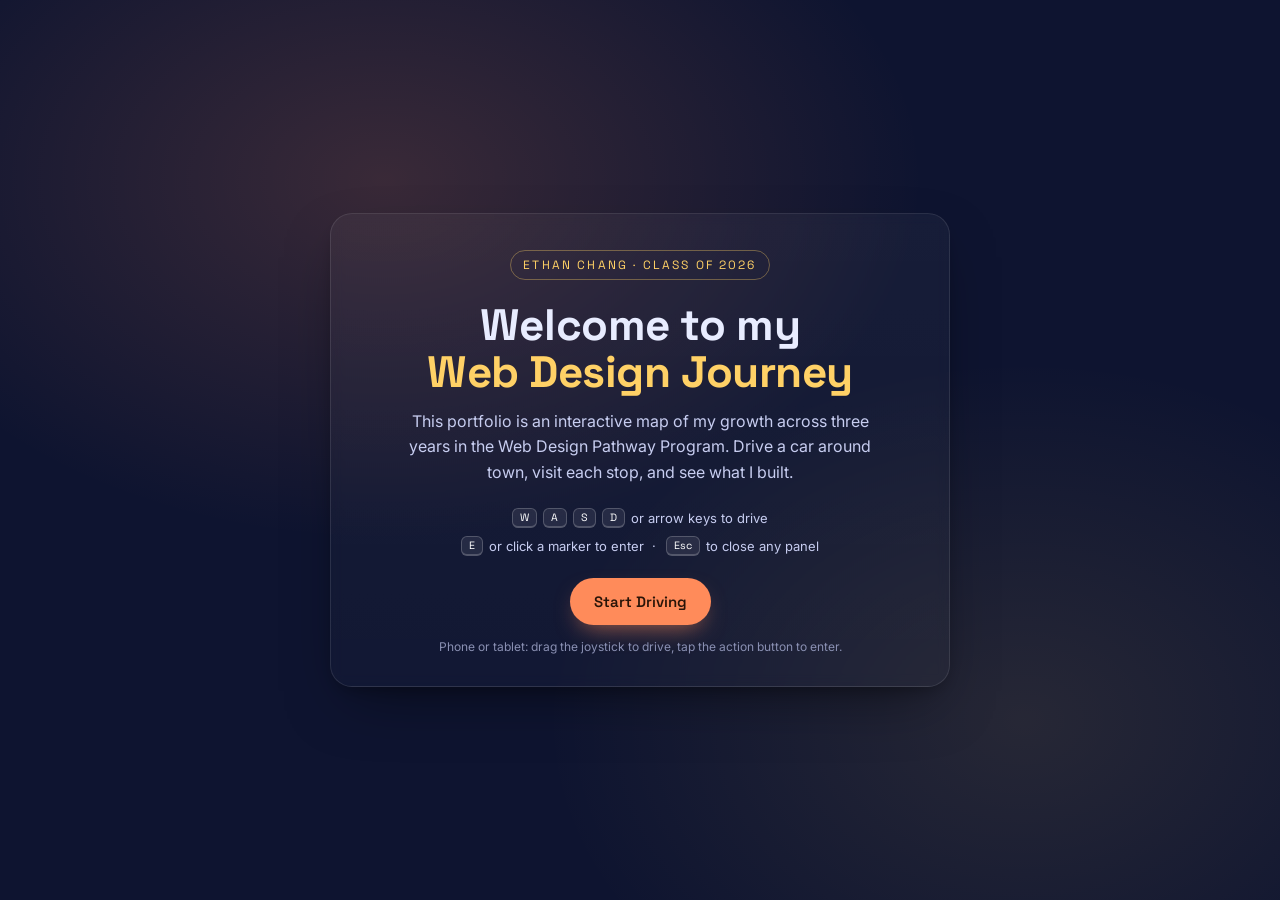
<file: index.html>
<!DOCTYPE html>
<html lang="en">
<head>
  <meta charset="UTF-8" />
  <meta name="viewport" content="width=device-width, initial-scale=1.0" />
  <meta name="description" content="Journey Map Portfolio — an interactive map-style senior portfolio you drive through." />
  <title>Ethan Chang — Journey Map Portfolio</title>

  <!-- Custom fonts (Space Grotesk for display, Inter for body) -->
  <link rel="preconnect" href="https://fonts.googleapis.com" />
  <link rel="preconnect" href="https://fonts.gstatic.com" crossorigin />
  <link
    href="https://fonts.googleapis.com/css2?family=Inter:wght@400;500;600;700&family=Space+Grotesk:wght@500;600;700&display=swap"
    rel="stylesheet"
  />

  <link rel="stylesheet" href="./style.css" />
</head>
<body>
  <!-- ============================================================
       WELCOME OVERLAY — shown on first load
       ============================================================ -->
  <div id="welcome" class="welcome" role="dialog" aria-labelledby="welcome-title">
    <div class="welcome__card">
      <span class="welcome__eyebrow">Ethan Chang · Class of 2026</span>
      <h1 id="welcome-title" class="welcome__title">
        Welcome to my <br><span class="accent">Web Design Journey</span>
      </h1>
      <p class="welcome__lede">
        This portfolio is an interactive map of my growth across three years
        in the Web Design Pathway Program. Drive a car around town, visit
        each stop, and see what I built.
      </p>
      <ul class="welcome__keys" aria-label="Controls">
        <li><kbd>W</kbd><kbd>A</kbd><kbd>S</kbd><kbd>D</kbd> or arrow keys to drive</li>
        <li><kbd>E</kbd> or click a marker to enter &nbsp;·&nbsp; <kbd>Esc</kbd> to close any panel</li>
      </ul>
      <button id="start-btn" class="btn btn--primary">Start Driving</button>
      <p class="welcome__hint">Phone or tablet: drag the joystick to drive, tap the action button to enter.</p>
    </div>
  </div>

  <!-- ============================================================
       TOP HUD — brand only. Navigation happens by driving the car
       around the map and visiting markers, not via a nav bar.
       ============================================================ -->
  <header class="hud-top" role="banner">
    <a href="#home" class="brand" data-nav="home">
      <span class="brand__mark" aria-hidden="true">◇</span>
      <span class="brand__name">Ethan's Journey Map</span>
    </a>
  </header>

  <!-- ============================================================
       DESKTOP MAP VIEW
       ============================================================ -->
  <main id="map-view" class="map-view" aria-label="Interactive portfolio map">
    <!-- ============ PARALLAX SKY LAYER (scrolls slowest) ============ -->
    <div id="sky-layer" class="sky-layer" aria-hidden="true">
      <svg viewBox="0 0 3600 900" preserveAspectRatio="none" class="sky-svg">
        <defs>
          <linearGradient id="sky-grad" x1="0" y1="0" x2="0" y2="1">
            <stop offset="0%"   stop-color="#06091e" />
            <stop offset="40%"  stop-color="#101848" />
            <stop offset="70%"  stop-color="#2a2363" />
            <stop offset="100%" stop-color="#683a6a" />
          </linearGradient>
          <radialGradient id="aurora-grad" cx="50%" cy="40%" r="60%">
            <stop offset="0%"   stop-color="#3aff9d" stop-opacity=".18" />
            <stop offset="50%"  stop-color="#5e7bff" stop-opacity=".12" />
            <stop offset="100%" stop-color="#ff7ad9" stop-opacity="0" />
          </radialGradient>
          <radialGradient id="moon-glow" cx="50%" cy="50%" r="50%">
            <stop offset="0%"   stop-color="#fff5d4" stop-opacity=".55" />
            <stop offset="60%"  stop-color="#ffd166" stop-opacity=".15" />
            <stop offset="100%" stop-color="#ffd166" stop-opacity="0" />
          </radialGradient>
        </defs>
        <defs>
          <linearGradient id="sky-grad-day" x1="0" y1="0" x2="0" y2="1">
            <stop offset="0%"   stop-color="#4cb3ff" />
            <stop offset="55%"  stop-color="#a8dcff" />
            <stop offset="100%" stop-color="#ffe7c4" />
          </linearGradient>
          <radialGradient id="sun-glow" cx="50%" cy="50%" r="50%">
            <stop offset="0%"   stop-color="#fff7c2" stop-opacity=".95" />
            <stop offset="60%"  stop-color="#ffd76b" stop-opacity=".25" />
            <stop offset="100%" stop-color="#ffd76b" stop-opacity="0" />
          </radialGradient>
        </defs>
        <rect x="0" y="0" width="3600" height="900" fill="url(#sky-grad)" class="sky-night" />
        <rect x="0" y="0" width="3600" height="900" fill="url(#sky-grad-day)" class="sky-day" />
        <!-- Aurora shimmer band (night only) — wrapped so CSS can
             animate a slow opacity + scaleY pulse on the whole group
             without touching the gradient stops. -->
        <g class="aurora sky-night">
          <ellipse cx="1800" cy="240" rx="2400" ry="280" fill="url(#aurora-grad)" />
        </g>
        <!-- Moon halo + moon (night only) -->
        <g class="sky-night">
          <circle cx="2900" cy="200" r="180" fill="url(#moon-glow)" />
          <circle cx="2900" cy="200" r="62"  fill="#fff5d4" />
          <circle cx="2920" cy="184" r="10"  fill="#e9d4a3" opacity=".55" />
          <circle cx="2880" cy="220" r="7"   fill="#e9d4a3" opacity=".4" />
          <circle cx="2895" cy="170" r="5"   fill="#e9d4a3" opacity=".5" />
        </g>
        <!-- Sun halo + sun (day only) -->
        <g class="sky-day">
          <circle cx="2900" cy="200" r="220" fill="url(#sun-glow)" />
          <circle cx="2900" cy="200" r="68"  fill="#fff7c2" />
          <circle cx="2900" cy="200" r="58"  fill="#ffd76b" opacity=".7" />
        </g>
      </svg>
      <!-- DOM-based starfield for cheap CSS twinkle animations -->
      <div class="stars" aria-hidden="true"></div>
      <!-- Shooting stars (CSS animated) -->
      <span class="shooter shooter--1"></span>
      <span class="shooter shooter--2"></span>
      <span class="shooter shooter--3"></span>
      <!-- Drifting clouds -->
      <div class="cloud cloud--1"></div>
      <div class="cloud cloud--2"></div>
      <div class="cloud cloud--3"></div>
      <div class="cloud cloud--4"></div>

      <!-- Hot air balloons drifting across the sky -->
      <div class="balloon balloon--1" aria-hidden="true">
        <svg viewBox="0 0 60 90"><path d="M30 4 C 12 4, 4 22, 12 44 L 24 56 L 36 56 L 48 44 C 56 22, 48 4, 30 4 Z" fill="#ff6f7a"/><path d="M30 4 C 22 4, 18 22, 22 44 L 26 50 L 34 50 L 38 44 C 42 22, 38 4, 30 4 Z" fill="#ffd166" opacity=".7"/><line x1="24" y1="56" x2="24" y2="70" stroke="#3a2c1a" stroke-width="1"/><line x1="36" y1="56" x2="36" y2="70" stroke="#3a2c1a" stroke-width="1"/><rect x="22" y="70" width="16" height="10" fill="#7a4a26" rx="1"/></svg>
      </div>
      <div class="balloon balloon--2" aria-hidden="true">
        <svg viewBox="0 0 60 90"><path d="M30 4 C 12 4, 4 22, 12 44 L 24 56 L 36 56 L 48 44 C 56 22, 48 4, 30 4 Z" fill="#5e7bff"/><path d="M30 4 C 22 4, 18 22, 22 44 L 26 50 L 34 50 L 38 44 C 42 22, 38 4, 30 4 Z" fill="#3aff9d" opacity=".55"/><line x1="24" y1="56" x2="24" y2="70" stroke="#3a2c1a" stroke-width="1"/><line x1="36" y1="56" x2="36" y2="70" stroke="#3a2c1a" stroke-width="1"/><rect x="22" y="70" width="16" height="10" fill="#7a4a26" rx="1"/></svg>
      </div>
      <div class="balloon balloon--3" aria-hidden="true">
        <svg viewBox="0 0 60 90"><path d="M30 4 C 12 4, 4 22, 12 44 L 24 56 L 36 56 L 48 44 C 56 22, 48 4, 30 4 Z" fill="#a855f7"/><path d="M30 4 C 22 4, 18 22, 22 44 L 26 50 L 34 50 L 38 44 C 42 22, 38 4, 30 4 Z" fill="#ff7ad9" opacity=".6"/><line x1="24" y1="56" x2="24" y2="70" stroke="#3a2c1a" stroke-width="1"/><line x1="36" y1="56" x2="36" y2="70" stroke="#3a2c1a" stroke-width="1"/><rect x="22" y="70" width="16" height="10" fill="#7a4a26" rx="1"/></svg>
      </div>

      <!-- Bird flock in V formation -->
      <div class="flock" aria-hidden="true">
        <span class="bird bird--1"></span>
        <span class="bird bird--2"></span>
        <span class="bird bird--3"></span>
        <span class="bird bird--4"></span>
        <span class="bird bird--5"></span>
        <span class="bird bird--6"></span>
        <span class="bird bird--7"></span>
      </div>

      <!-- Fireworks layer (JS spawns bursts here, positioned over castle area) -->
      <div id="fireworks" class="fireworks" aria-hidden="true"></div>
    </div>

    <!-- ============ MID-PARALLAX MOUNTAINS LAYER ============ -->
    <div id="mountains-layer" class="mountains-layer" aria-hidden="true">
      <svg viewBox="0 0 3600 900" preserveAspectRatio="none" class="sky-svg">
        <!-- Distant range with snow caps -->
        <path
          d="M 0 480 L 180 320 L 240 360 L 320 280 L 380 340 L 480 220 L 560 320 L 660 380 L 820 280 L 920 360 L 1040 240 L 1180 360 L 1300 280 L 1400 340 L 1520 240 L 1680 380 L 1820 260 L 1980 360 L 2120 280 L 2260 360 L 2400 240 L 2560 380 L 2720 260 L 2880 340 L 3040 240 L 3200 360 L 3360 280 L 3500 340 L 3600 320 L 3600 700 L 0 700 Z"
          fill="#252962" opacity=".88"
        />
        <!-- Snow caps (lighter peaks) -->
        <g fill="#aab5e8" opacity=".7">
          <path d="M 460 240 L 480 220 L 510 250 L 490 245 L 480 260 Z" />
          <path d="M 1020 260 L 1040 240 L 1070 260 L 1050 250 L 1040 280 Z" />
          <path d="M 1500 260 L 1520 240 L 1550 260 L 1530 255 L 1520 275 Z" />
          <path d="M 2380 260 L 2400 240 L 2430 260 L 2410 255 L 2400 275 Z" />
          <path d="M 3020 260 L 3040 240 L 3070 260 L 3050 255 L 3040 275 Z" />
        </g>
        <!-- Closer range -->
        <path
          d="M 0 580 L 220 460 L 380 540 L 580 420 L 760 540 L 940 460 L 1120 540 L 1320 440 L 1500 540 L 1680 460 L 1860 540 L 2040 420 L 2220 540 L 2400 460 L 2580 540 L 2780 440 L 2960 540 L 3140 460 L 3320 540 L 3500 460 L 3600 500 L 3600 720 L 0 720 Z"
          fill="#1c2150" opacity=".95"
        />
        <!-- Mist along mountain bases -->
        <ellipse cx="1800" cy="640" rx="2200" ry="50" fill="#fff" opacity=".05" />
      </svg>
    </div>

    <!-- ============ MAIN WORLD (1x scroll, contains gameplay) ============ -->
    <div id="map-world" class="map-world">
      <svg
        id="map"
        class="map"
        viewBox="0 0 3600 900"
        preserveAspectRatio="none"
        aria-hidden="true"
      >
        <defs>
          <linearGradient id="ground" x1="0" y1="0" x2="0" y2="1">
            <stop offset="0%"   stop-color="#3d6a4f" />
            <stop offset="100%" stop-color="#1f3a2c" />
          </linearGradient>
          <linearGradient id="road-grad" x1="0" y1="0" x2="0" y2="1">
            <stop offset="0%"   stop-color="#3a3326" />
            <stop offset="50%"  stop-color="#594b35" />
            <stop offset="100%" stop-color="#3a3326" />
          </linearGradient>
          <linearGradient id="water-grad" x1="0" y1="0" x2="0" y2="1">
            <stop offset="0%"   stop-color="#3a6cb8" />
            <stop offset="100%" stop-color="#1c3870" />
          </linearGradient>
          <linearGradient id="window-glow" x1="0" y1="0" x2="0" y2="1">
            <stop offset="0%"   stop-color="#ffd97a" />
            <stop offset="100%" stop-color="#ff9f43" />
          </linearGradient>
          <radialGradient id="lamp-halo" cx="50%" cy="50%" r="50%">
            <stop offset="0%"   stop-color="#ffe9a8" stop-opacity=".9" />
            <stop offset="100%" stop-color="#ffe9a8" stop-opacity="0" />
          </radialGradient>
          <radialGradient id="beam-grad" cx="0%" cy="50%" r="100%">
            <stop offset="0%"   stop-color="#c5a0ff" stop-opacity=".95" />
            <stop offset="60%"  stop-color="#7e5bff" stop-opacity=".5" />
            <stop offset="100%" stop-color="#7e5bff" stop-opacity="0" />
          </radialGradient>
        </defs>

        <!-- Far ground (rolling hills) -->
        <path
          d="M 0 700 Q 300 650 600 690 T 1200 700 T 1800 680 T 2400 700 T 3000 690 T 3600 700 L 3600 900 L 0 900 Z"
          fill="url(#ground)"
        />
        <path
          d="M 0 760 Q 400 720 800 760 T 1600 760 T 2400 750 T 3200 760 T 3600 760 L 3600 900 L 0 900 Z"
          fill="#264a36" opacity=".7"
        />

        <!-- ============== ROAD EMBANKMENT ==============
             Filled terrain that follows the road's lower edge down to
             the ground hills below. Without this, the road appeared
             to float in mid-air over the landscape. The path mirrors
             the road's `d` attribute with y-values offset by +32 (half
             the road's stroke-width of 64) and closes to y=900 so the
             road sits on a continuous earthen shoulder. The river at
             the bridge area (x=1740-2060) renders on top of this so
             the water still appears below the bridge. -->
        <path
          d="M -50 632 C 200 632, 350 572, 540 592 C 720 612, 820 532, 920 532 C 1100 532, 1280 612, 1500 592 C 1620 612, 1700 722, 1740 722 L 2060 722 C 2120 722, 2200 612, 2280 612 C 2440 612, 2560 552, 2680 552 C 2820 552, 2960 572, 3060 572 C 3160 572, 3200 612, 3220 612 C 3280 632, 3340 712, 3400 792 L 3700 792 L 3700 900 L -50 900 Z"
          fill="#2c4233"
        />
        <!-- Subtle grassy edge along the embankment top so the road
             shoulder doesn't read as a hard horizon line. -->
        <path
          d="M -50 632 C 200 632, 350 572, 540 592 C 720 612, 820 532, 920 532 C 1100 532, 1280 612, 1500 592 C 1620 612, 1700 722, 1740 722 L 2060 722 C 2120 722, 2200 612, 2280 612 C 2440 612, 2560 552, 2680 552 C 2820 552, 2960 572, 3060 572 C 3160 572, 3200 612, 3220 612 C 3280 632, 3340 712, 3400 792 L 3700 792"
          stroke="#3d6049" stroke-width="6" fill="none" opacity=".7"
        />

        <!-- River + Reflection Bridge area (around x=1900).
             Water uses an organic curved shape (not a perfect rectangle)
             with wavy top and bottom edges. A clipPath keeps the wave
             lines strictly inside the water — they used to spill onto
             the surrounding grass. -->
        <defs>
          <clipPath id="water-clip">
            <!-- Highly irregular pond/river silhouette: bays and
                 inlets eat into the top shoreline at varying depths,
                 the sides bulge and pinch asymmetrically, and the
                 bottom shoreline meanders. Nothing here is parallel
                 or symmetrical — it should read as a natural river,
                 not a rectangle. -->
            <path d="M 1690 712 C 1718 686, 1758 708, 1796 692 C 1832 678, 1860 716, 1898 700 C 1938 684, 1970 720, 2008 706 C 2042 696, 2068 718, 2094 706 C 2118 696, 2128 728, 2118 752 C 2126 776, 2110 808, 2080 818 C 2050 826, 2018 808, 1980 820 C 1944 832, 1908 814, 1872 824 C 1836 832, 1796 814, 1762 822 C 1730 830, 1700 820, 1690 798 C 1678 776, 1696 754, 1684 736 C 1676 724, 1682 716, 1690 712 Z"/>
          </clipPath>
        </defs>
        <g class="river">
          <path d="M 1690 712 C 1718 686, 1758 708, 1796 692 C 1832 678, 1860 716, 1898 700 C 1938 684, 1970 720, 2008 706 C 2042 696, 2068 718, 2094 706 C 2118 696, 2128 728, 2118 752 C 2126 776, 2110 808, 2080 818 C 2050 826, 2018 808, 1980 820 C 1944 832, 1908 814, 1872 824 C 1836 832, 1796 814, 1762 822 C 1730 830, 1700 820, 1690 798 C 1678 776, 1696 754, 1684 736 C 1676 724, 1682 716, 1690 712 Z"
                fill="url(#water-grad)"/>
          <g clip-path="url(#water-clip)">
            <!-- Lilypads scattered across the pond surface. Each pad
                 is a flattened ellipse with a darker rim and a notch
                 cut out of one side (drawn as a small dark wedge) so
                 it reads as the classic top-down water-lily silhouette
                 instead of a plain dot. A few pads carry a tiny pink
                 lily flower on top. Positions and sizes are varied
                 by hand so they don't look like a regular grid. -->
            <g class="lilypads">
              <!-- Pad 1 (with flower) -->
              <ellipse cx="1758" cy="772" rx="14" ry="7" fill="#3b7a4a"/>
              <ellipse cx="1758" cy="770" rx="12" ry="5.5" fill="#4f9560"/>
              <path d="M 1758 770 L 1764 766 L 1762 774 Z" fill="#1f3a26"/>
              <circle cx="1756" cy="767" r="2.2" fill="#ffd1e8"/>
              <circle cx="1756" cy="767" r="0.9" fill="#ffe9b3"/>
              <!-- Pad 2 -->
              <ellipse cx="1820" cy="788" rx="11" ry="5" fill="#356a40"/>
              <ellipse cx="1820" cy="787" rx="9.5" ry="4" fill="#4a8a55"/>
              <path d="M 1820 787 L 1826 784 L 1824 790 Z" fill="#1f3a26"/>
              <!-- Pad 3 (with flower) -->
              <ellipse cx="1898" cy="780" rx="16" ry="7.5" fill="#3b7a4a"/>
              <ellipse cx="1898" cy="778" rx="14" ry="6" fill="#549a64"/>
              <path d="M 1898 778 L 1892 773 L 1894 782 Z" fill="#1f3a26"/>
              <circle cx="1900" cy="775" r="2.6" fill="#ffe2ee"/>
              <circle cx="1900" cy="775" r="1.1" fill="#ffd166"/>
              <!-- Pad 4 -->
              <ellipse cx="1968" cy="792" rx="12" ry="5.5" fill="#356a40"/>
              <ellipse cx="1968" cy="791" rx="10" ry="4.2" fill="#4a8a55"/>
              <path d="M 1968 791 L 1974 787 L 1972 794 Z" fill="#1f3a26"/>
              <!-- Pad 5 -->
              <ellipse cx="2030" cy="776" rx="10" ry="4.5" fill="#3b7a4a"/>
              <ellipse cx="2030" cy="775" rx="8.5" ry="3.5" fill="#4f9560"/>
              <path d="M 2030 775 L 2025 772 L 2027 778 Z" fill="#1f3a26"/>
              <!-- Pad 6 (small) -->
              <ellipse cx="2070" cy="794" rx="8" ry="3.5" fill="#356a40"/>
              <ellipse cx="2070" cy="793" rx="6.5" ry="2.8" fill="#4a8a55"/>
            </g>
            <!-- Discrete cresting wavelets instead of a continuous
                 wavy line. Each `<path>` is a tiny stand-alone "~"
                 glyph scattered across the water surface, and each
                 one has its own crest-and-fade animation with a
                 unique delay so they bloom and disappear at varied
                 cadences — like real broken waves on a pond rather
                 than a rolling treadmill of sine waves. -->
            <g class="river__waves" fill="none" stroke="#bcdcff" stroke-linecap="round" stroke-width="1.4">
              <!-- Row 1 (y ~720) -->
              <path class="wavelet wavelet--a" d="M 1712 718 q 4 -2.5 8 0 t 8 0"/>
              <path class="wavelet wavelet--b" d="M 1758 724 q 5 -3 10 0 t 10 0"/>
              <path class="wavelet wavelet--c" d="M 1808 716 q 4 -2 8 0 t 8 0"/>
              <path class="wavelet wavelet--d" d="M 1856 722 q 5 -2.5 10 0 t 10 0"/>
              <path class="wavelet wavelet--e" d="M 1908 718 q 4 -2 8 0 t 8 0"/>
              <path class="wavelet wavelet--f" d="M 1958 724 q 5 -3 10 0 t 10 0"/>
              <path class="wavelet wavelet--g" d="M 2010 720 q 4 -2.5 8 0 t 8 0"/>
              <path class="wavelet wavelet--h" d="M 2060 718 q 5 -2 10 0 t 10 0"/>
              <!-- Row 2 (y ~750) — staggered x so it doesn't align with row 1 -->
              <path class="wavelet wavelet--i" d="M 1730 748 q 5 -2.5 10 0 t 10 0"/>
              <path class="wavelet wavelet--j" d="M 1786 752 q 4 -2 8 0 t 8 0"/>
              <path class="wavelet wavelet--k" d="M 1834 746 q 5 -3 10 0 t 10 0"/>
              <path class="wavelet wavelet--l" d="M 1888 750 q 4 -2 8 0 t 8 0"/>
              <path class="wavelet wavelet--m" d="M 1940 754 q 5 -2.5 10 0 t 10 0"/>
              <path class="wavelet wavelet--n" d="M 1994 748 q 4 -2 8 0 t 8 0"/>
              <path class="wavelet wavelet--o" d="M 2044 752 q 5 -3 10 0 t 10 0"/>
              <!-- Row 3 (y ~782) — sparser, shorter glyphs -->
              <path class="wavelet wavelet--p" d="M 1748 780 q 4 -2 8 0 t 8 0"/>
              <path class="wavelet wavelet--q" d="M 1812 784 q 4 -2.5 8 0 t 8 0"/>
              <path class="wavelet wavelet--r" d="M 1872 780 q 5 -2 10 0 t 10 0"/>
              <path class="wavelet wavelet--s" d="M 1934 786 q 4 -2 8 0 t 8 0"/>
              <path class="wavelet wavelet--t" d="M 1996 782 q 4 -2.5 8 0 t 8 0"/>
              <path class="wavelet wavelet--u" d="M 2052 786 q 4 -2 8 0 t 8 0"/>
            </g>
          </g>
        </g>

        <!-- ============== ROAD ==============
             Drawn early so structures (buildings, garage, castle, plaza,
             rocket pad) naturally cover it within their bounding boxes.
             The road dips DOWN at the river crossing (x=1740-2060) so
             it meets the bridge deck at water level, then climbs back
             up to continue the journey. -->
        <path id="road"
          d="M -50 600 C 200 600, 350 540, 540 560 C 720 580, 820 500, 920 500 C 1100 500, 1280 580, 1500 560 C 1620 580, 1700 690, 1740 690 L 2060 690 C 2120 690, 2200 580, 2280 580 C 2440 580, 2560 520, 2680 520 C 2820 520, 2960 540, 3060 540 C 3160 540, 3200 580, 3220 580 C 3280 600, 3340 680, 3400 760 L 3700 760"
          stroke="url(#road-grad)" stroke-width="64" fill="none"
          stroke-linecap="round" stroke-linejoin="round"
        />
        <path
          d="M -50 600 C 200 600, 350 540, 540 560 C 720 580, 820 500, 920 500 C 1100 500, 1280 580, 1500 560 C 1620 580, 1700 690, 1740 690 L 2060 690 C 2120 690, 2200 580, 2280 580 C 2440 580, 2560 520, 2680 520 C 2820 520, 2960 540, 3060 540 C 3160 540, 3200 580, 3220 580 C 3280 600, 3340 680, 3400 760 L 3700 760"
          stroke="#ffd166" stroke-width="3" stroke-dasharray="22 28" fill="none"
          stroke-linecap="round" opacity=".75" class="road-stripes"
        />

        <!-- Bridge spanning the river ==============
             Sits LOW across the water (river surface ~y=720) so it
             reads as a footbridge across the water, while the road
             above continues across the river area as an elevated
             route. The bridge no longer overlaps with the road. -->
        <g class="bridge">
          <rect x="1740" y="684" width="320" height="14" fill="#7a5430" />
          <rect x="1740" y="698" width="320" height="6"  fill="#5a3d23" />
          <!-- Bridge towers (rise above the deck only a little) -->
          <rect x="1750" y="644" width="10" height="50" fill="#8a6440" />
          <rect x="2040" y="644" width="10" height="50" fill="#8a6440" />
          <!-- Piers reaching down into the water -->
          <rect x="1810" y="698" width="8" height="80" fill="#5a3d23" opacity=".75"/>
          <rect x="1980" y="698" width="8" height="80" fill="#5a3d23" opacity=".75"/>
          <!-- Suspension cables -->
          <path d="M 1755 644 Q 1900 726 2045 644" stroke="#c9a570" stroke-width="2" fill="none"/>
          <path d="M 1755 644 L 1820 688 M 1860 688 L 1900 688 M 1940 688 L 1980 688 M 2045 644 L 2020 688"
                stroke="#c9a570" stroke-width="1" fill="none" opacity=".7"/>
          <!-- Bridge cap lights -->
          <circle cx="1755" cy="642" r="3" fill="#ffd166" class="lamp-bulb"/>
          <circle cx="2045" cy="642" r="3" fill="#ffd166" class="lamp-bulb"/>
        </g>

        <!-- ============== ORIGINS VILLAGE (x ~ 460-620) ==============
             No transform — houses sit on the grass strip BELOW the
             road, the way a real roadside village would. The label
             tab floats above the road in the sky band (see
             LOCATIONS.origins.y in script.js). -->
        <g class="village">
          <!-- ============ THE HOMETOWN COTTAGE (x ~ 312-448, w=136) ============
               A LARGE, UNIQUE storybook cottage centered directly
               below the "Hometown Cottage" label tag (label centered
               at x=380). The whole cottage group is LIFTED UP by
               180px (transform below) so the cottage's wall-base
               sits ON TOP of the road's top edge — same anchoring
               as Y1 / Y2 / Y3 — instead of down on the grass. Walls
               are sunshine YELLOW so it pops against every other
               building palette on the map. -->
          <g transform="translate(0,-185)">
          <!-- yellow walls: tall enough to read as a real cottage -->
          <rect x="312" y="640" width="136" height="78" fill="#f4c430"/>
          <!-- horizontal plank/clapboard shading -->
          <rect x="312" y="660" width="136" height="2" fill="#b88a14" opacity=".55"/>
          <rect x="312" y="682" width="136" height="2" fill="#b88a14" opacity=".55"/>
          <rect x="312" y="704" width="136" height="2" fill="#b88a14" opacity=".55"/>
          <!-- deep AMBER pitched roof, wide eaves -->
          <polygon points="304,640 456,640 380,606" fill="#c98c1c"/>
          <!-- roof shadow line (thickness) -->
          <polygon points="304,640 456,640 452,644 308,644" fill="#8a5d10"/>
          <!-- arched door, centered on the cottage -->
          <rect x="370" y="676" width="20" height="42" fill="#5a3a22"/>
          <path d="M 370 676 A 10 10 0 0 1 390 676 Z" fill="#5a3a22"/>
          <circle cx="386" cy="697" r="1.5" fill="#ffd166"/>
          <!-- round attic window (the cottage signature) -->
          <circle cx="380" cy="628" r="7" fill="url(#window-glow)" stroke="#8a5d10" stroke-width="2"/>
          <line x1="373" y1="628" x2="387" y2="628" stroke="#8a5d10" stroke-width="1"/>
          <line x1="380" y1="621" x2="380" y2="635" stroke="#8a5d10" stroke-width="1"/>
          <!-- two ground-floor windows flanking the door -->
          <rect x="328" y="660" width="20" height="20" fill="url(#window-glow)"/>
          <rect x="337" y="660" width="2" height="20" fill="#8a5d10" opacity=".8"/>
          <rect x="328" y="669" width="20" height="2" fill="#8a5d10" opacity=".8"/>
          <rect x="412" y="660" width="20" height="20" fill="url(#window-glow)"/>
          <rect x="421" y="660" width="2" height="20" fill="#8a5d10" opacity=".8"/>
          <rect x="412" y="669" width="20" height="2" fill="#8a5d10" opacity=".8"/>
          <!-- chimney + animated smoke (smoke uses --smoke-x/y in
               UNTRANSLATED coords — the SVG transform on the parent
               group shifts the whole cottage including the smoke
               anchor, so the puffs still rise above the chimney) -->
          <rect x="430" y="612" width="10" height="32" fill="#3a2a20"/>
          <g class="smoke" style="--smoke-x: 435px; --smoke-y: 608px;">
            <circle class="smoke__puff smoke__puff--1" cx="0" cy="0" r="5" fill="#fff"/>
            <circle class="smoke__puff smoke__puff--2" cx="2" cy="0" r="6" fill="#fff"/>
            <circle class="smoke__puff smoke__puff--3" cx="-2" cy="0" r="7" fill="#fff"/>
          </g>
          </g>
          <!-- ============ ORIGINAL VILLAGE HOUSES (restored) ============ -->
          <!-- house 1 -->
          <rect x="430" y="650" width="44" height="40" fill="#a8754a"/>
          <polygon points="425,650 477,650 451,628" fill="#6e3e26"/>
          <rect x="445" y="666" width="10" height="14" fill="url(#window-glow)"/>
          <rect x="438" y="654" width="6" height="6" fill="url(#window-glow)" opacity=".8"/>
          <!-- chimney + animated smoke (CSS-driven, GPU-cheap) -->
          <rect x="461" y="635" width="6" height="14" fill="#3a2a20"/>
          <g class="smoke smoke--delayed" style="--smoke-x: 464px; --smoke-y: 632px;">
            <circle class="smoke__puff smoke__puff--1" cx="0" cy="0" r="4" fill="#fff"/>
            <circle class="smoke__puff smoke__puff--2" cx="2" cy="0" r="5" fill="#fff"/>
            <circle class="smoke__puff smoke__puff--3" cx="-2" cy="0" r="6" fill="#fff"/>
          </g>
          <!-- house 2 -->
          <rect x="490" y="660" width="50" height="34" fill="#9a6442"/>
          <polygon points="486,660 544,660 515,640" fill="#5d3320"/>
          <rect x="510" y="672" width="9" height="13" fill="url(#window-glow)"/>
          <rect x="496" y="668" width="7" height="7" fill="url(#window-glow)" opacity=".8"/>
          <!-- house 3 -->
          <rect x="556" y="652" width="48" height="40" fill="#b07a52"/>
          <polygon points="552,652 608,652 580,628" fill="#6e3e26"/>
          <rect x="572" y="668" width="10" height="14" fill="url(#window-glow)"/>
          <rect x="586" y="668" width="10" height="14" fill="url(#window-glow)"/>
          <!-- chimney + smoke on house 3 (offset cycle so puffs don't sync) -->
          <rect x="586" y="635" width="6" height="14" fill="#3a2a20"/>
          <g class="smoke smoke--delayed" style="--smoke-x: 589px; --smoke-y: 632px;">
            <circle class="smoke__puff smoke__puff--1" cx="0" cy="0" r="4" fill="#fff"/>
            <circle class="smoke__puff smoke__puff--2" cx="2" cy="0" r="5" fill="#fff"/>
            <circle class="smoke__puff smoke__puff--3" cx="-2" cy="0" r="6" fill="#fff"/>
          </g>
        </g>

        <!-- ============== YEAR 1 OFFICE BLOCK (x ~ 860-1040) ==============
             Lifted UP 282px so the bottom of the plaza sits exactly
             on the road's top edge in this section (road centerline
             y=500, half-stroke 32 → top edge y=468; plaza bottom
             750 - 282 = 468). -->
        <g class="buildings" transform="translate(0,-282)">
          <!-- Plaza/sidewalk foundation under the towers -->
          <rect x="848" y="690" width="200" height="60" fill="#3d1f10"/>
          <rect x="848" y="690" width="200" height="6"  fill="#5a2d18"/>
          <!-- Year 1 palette: deep INDIGO/BLUE — distinct from the
               amber Year-1 label so building + label read as
               different elements. -->
          <rect x="858" y="580" width="40" height="110" fill="#2e4790"/>
          <rect x="906" y="560" width="44" height="130" fill="#4f6dc7"/>
          <rect x="958" y="600" width="36" height="90"  fill="#28407d"/>
          <!-- Signature taller tower for Year 1 -->
          <rect x="1000" y="500" width="42" height="190" fill="#3956a8"/>
          <line x1="1021" y1="500" x2="1021" y2="476" stroke="#888" stroke-width="2"/>
          <circle cx="1021" cy="476" r="3" fill="#ff4d4d" class="lamp-bulb"/>
          <!-- windows for the signature tower -->
          <g fill="url(#window-glow)" opacity=".95">
            <rect x="1006" y="514" width="6" height="8"/><rect x="1020" y="514" width="6" height="8"/><rect x="1034" y="514" width="6" height="8"/>
            <rect x="1006" y="530" width="6" height="8"/><rect x="1020" y="530" width="6" height="8"/><rect x="1034" y="530" width="6" height="8"/>
            <rect x="1006" y="546" width="6" height="8"/><rect x="1020" y="546" width="6" height="8"/><rect x="1034" y="546" width="6" height="8"/>
            <rect x="1006" y="562" width="6" height="8"/><rect x="1020" y="562" width="6" height="8"/><rect x="1034" y="562" width="6" height="8"/>
            <rect x="1006" y="578" width="6" height="8"/><rect x="1020" y="578" width="6" height="8"/><rect x="1034" y="578" width="6" height="8"/>
            <rect x="1006" y="594" width="6" height="8"/><rect x="1020" y="594" width="6" height="8"/><rect x="1034" y="594" width="6" height="8"/>
            <rect x="1006" y="610" width="6" height="8"/><rect x="1020" y="610" width="6" height="8"/><rect x="1034" y="610" width="6" height="8"/>
            <rect x="1006" y="626" width="6" height="8"/><rect x="1020" y="626" width="6" height="8"/><rect x="1034" y="626" width="6" height="8"/>
          </g>
          <!-- windows (regular grid for office vibe) -->
          <g fill="url(#window-glow)" opacity=".95">
            <rect x="866" y="592" width="6" height="8"/><rect x="880" y="592" width="6" height="8"/>
            <rect x="866" y="608" width="6" height="8"/><rect x="880" y="608" width="6" height="8"/>
            <rect x="866" y="624" width="6" height="8"/><rect x="880" y="624" width="6" height="8"/>
            <rect x="866" y="640" width="6" height="8"/><rect x="880" y="640" width="6" height="8"/>
            <rect x="866" y="656" width="6" height="8"/><rect x="880" y="656" width="6" height="8"/>
            <rect x="914" y="572" width="6" height="8"/><rect x="930" y="572" width="6" height="8"/>
            <rect x="914" y="588" width="6" height="8"/><rect x="930" y="588" width="6" height="8"/>
            <rect x="914" y="604" width="6" height="8"/><rect x="930" y="604" width="6" height="8"/>
            <rect x="914" y="620" width="6" height="8"/><rect x="930" y="620" width="6" height="8"/>
            <rect x="914" y="636" width="6" height="8"/><rect x="930" y="636" width="6" height="8"/>
            <rect x="914" y="652" width="6" height="8"/><rect x="930" y="652" width="6" height="8"/>
            <rect x="966" y="612" width="6" height="8"/><rect x="980" y="612" width="6" height="8"/>
            <rect x="966" y="628" width="6" height="8"/><rect x="980" y="628" width="6" height="8"/>
            <rect x="966" y="644" width="6" height="8"/><rect x="980" y="644" width="6" height="8"/>
          </g>
        </g>

        <!-- ============== YEAR 2 SKYLINE (x ~ 1440-1580) ==============
             Restored the full-height plaza foundation and lifted the
             whole group UP 220px so the bottom of the plaza sits
             just above the road's top edge instead of bleeding
             into the asphalt. -->
        <g class="buildings" transform="translate(0,-220)">
          <!-- Plaza/sidewalk foundation under the towers -->
          <!-- Year 2 palette: TEAL / CYAN — readable against the
               cool blue/purple mountain ranges behind. -->
          <rect x="1418" y="690" width="200" height="60" fill="#0e3f48"/>
          <rect x="1418" y="690" width="200" height="6"  fill="#155b66"/>
          <!-- All four towers shortened by 10px so their bases land
               exactly on the plaza top edge (y=690) instead of
               punching down into the plaza slab — matches Y1. -->
          <rect x="1430" y="540" width="38" height="150" fill="#176470"/>
          <rect x="1476" y="500" width="44" height="190" fill="#1f8896"/>
          <rect x="1528" y="560" width="36" height="130" fill="#175b67"/>
          <rect x="1572" y="540" width="32" height="150" fill="#1a7480"/>
          <g fill="url(#window-glow)" opacity=".9">
            <rect x="1438" y="552" width="5" height="7"/><rect x="1450" y="552" width="5" height="7"/>
            <rect x="1438" y="568" width="5" height="7"/><rect x="1450" y="568" width="5" height="7"/>
            <rect x="1438" y="584" width="5" height="7"/><rect x="1450" y="584" width="5" height="7"/>
            <rect x="1438" y="600" width="5" height="7"/><rect x="1450" y="600" width="5" height="7"/>
            <rect x="1438" y="616" width="5" height="7"/><rect x="1450" y="616" width="5" height="7"/>
            <rect x="1438" y="632" width="5" height="7"/><rect x="1450" y="632" width="5" height="7"/>
            <rect x="1438" y="648" width="5" height="7"/><rect x="1450" y="648" width="5" height="7"/>
            <rect x="1438" y="664" width="5" height="7"/><rect x="1450" y="664" width="5" height="7"/>
            <rect x="1486" y="512" width="5" height="7"/><rect x="1500" y="512" width="5" height="7"/>
            <rect x="1486" y="528" width="5" height="7"/><rect x="1500" y="528" width="5" height="7"/>
            <rect x="1486" y="544" width="5" height="7"/><rect x="1500" y="544" width="5" height="7"/>
            <rect x="1486" y="560" width="5" height="7"/><rect x="1500" y="560" width="5" height="7"/>
            <rect x="1486" y="576" width="5" height="7"/><rect x="1500" y="576" width="5" height="7"/>
            <rect x="1486" y="592" width="5" height="7"/><rect x="1500" y="592" width="5" height="7"/>
            <rect x="1486" y="608" width="5" height="7"/><rect x="1500" y="608" width="5" height="7"/>
            <rect x="1486" y="624" width="5" height="7"/><rect x="1500" y="624" width="5" height="7"/>
            <rect x="1486" y="640" width="5" height="7"/><rect x="1500" y="640" width="5" height="7"/>
            <rect x="1486" y="656" width="5" height="7"/><rect x="1500" y="656" width="5" height="7"/>
            <rect x="1538" y="572" width="5" height="7"/><rect x="1552" y="572" width="5" height="7"/>
            <rect x="1538" y="588" width="5" height="7"/><rect x="1552" y="588" width="5" height="7"/>
            <rect x="1538" y="604" width="5" height="7"/><rect x="1552" y="604" width="5" height="7"/>
            <rect x="1538" y="620" width="5" height="7"/><rect x="1552" y="620" width="5" height="7"/>
            <rect x="1538" y="636" width="5" height="7"/><rect x="1552" y="636" width="5" height="7"/>
            <rect x="1538" y="652" width="5" height="7"/><rect x="1552" y="652" width="5" height="7"/>
            <rect x="1580" y="552" width="5" height="7"/><rect x="1592" y="552" width="5" height="7"/>
            <rect x="1580" y="568" width="5" height="7"/><rect x="1592" y="568" width="5" height="7"/>
            <rect x="1580" y="584" width="5" height="7"/><rect x="1592" y="584" width="5" height="7"/>
            <rect x="1580" y="600" width="5" height="7"/><rect x="1592" y="600" width="5" height="7"/>
            <rect x="1580" y="616" width="5" height="7"/><rect x="1592" y="616" width="5" height="7"/>
            <rect x="1580" y="632" width="5" height="7"/><rect x="1592" y="632" width="5" height="7"/>
          </g>
          <!-- antenna with blinker -->
          <line x1="1498" y1="500" x2="1498" y2="470" stroke="#888" stroke-width="2"/>
          <circle cx="1498" cy="470" r="3" fill="#ff4d4d" class="lamp-bulb"/>
        </g>

        <!-- ============== YEAR 3 CITY CENTER (x ~ 2200-2360) ==============
             Restored the full-height plaza foundation and lifted the
             whole group UP 200px so the plaza sits just above the
             road's top edge instead of overlapping the asphalt. -->
        <g class="buildings" transform="translate(0,-200)">
          <!-- Plaza/sidewalk foundation under the towers -->
          <!-- Year 3 palette: MAGENTA / VIOLET — high contrast
               against both sky and the bluish mountains behind. -->
          <rect x="2168" y="690" width="220" height="60" fill="#3d1748"/>
          <rect x="2168" y="690" width="220" height="6"  fill="#52205f"/>
          <!-- All four towers shortened by 10px so their bases land
               exactly on the plaza top edge (y=690) instead of
               punching down into the plaza slab — matches Y1. -->
          <rect x="2180" y="500" width="40" height="190" fill="#6a2a7a"/>
          <rect x="2226" y="440" width="50" height="250" fill="#9038a8"/>
          <rect x="2284" y="480" width="44" height="210" fill="#7a2f8e"/>
          <rect x="2334" y="520" width="38" height="170" fill="#682678"/>
          <g fill="url(#window-glow)" opacity=".9">
            <!-- procedural-looking grid -->
            <rect x="2188" y="514" width="5" height="7"/><rect x="2200" y="514" width="5" height="7"/><rect x="2210" y="514" width="5" height="7"/>
            <rect x="2188" y="530" width="5" height="7"/><rect x="2200" y="530" width="5" height="7"/><rect x="2210" y="530" width="5" height="7"/>
            <rect x="2188" y="546" width="5" height="7"/><rect x="2200" y="546" width="5" height="7"/><rect x="2210" y="546" width="5" height="7"/>
            <rect x="2188" y="562" width="5" height="7"/><rect x="2200" y="562" width="5" height="7"/><rect x="2210" y="562" width="5" height="7"/>
            <rect x="2188" y="578" width="5" height="7"/><rect x="2200" y="578" width="5" height="7"/><rect x="2210" y="578" width="5" height="7"/>
            <rect x="2188" y="594" width="5" height="7"/><rect x="2200" y="594" width="5" height="7"/><rect x="2210" y="594" width="5" height="7"/>
            <rect x="2188" y="610" width="5" height="7"/><rect x="2200" y="610" width="5" height="7"/><rect x="2210" y="610" width="5" height="7"/>
            <rect x="2188" y="626" width="5" height="7"/><rect x="2200" y="626" width="5" height="7"/><rect x="2210" y="626" width="5" height="7"/>
            <rect x="2188" y="642" width="5" height="7"/><rect x="2200" y="642" width="5" height="7"/><rect x="2210" y="642" width="5" height="7"/>
            <rect x="2188" y="658" width="5" height="7"/><rect x="2200" y="658" width="5" height="7"/><rect x="2210" y="658" width="5" height="7"/>
            <rect x="2188" y="674" width="5" height="7"/><rect x="2200" y="674" width="5" height="7"/><rect x="2210" y="674" width="5" height="7"/>
            <rect x="2236" y="454" width="5" height="7"/><rect x="2248" y="454" width="5" height="7"/><rect x="2260" y="454" width="5" height="7"/>
            <rect x="2236" y="470" width="5" height="7"/><rect x="2248" y="470" width="5" height="7"/><rect x="2260" y="470" width="5" height="7"/>
            <rect x="2236" y="486" width="5" height="7"/><rect x="2248" y="486" width="5" height="7"/><rect x="2260" y="486" width="5" height="7"/>
            <rect x="2236" y="502" width="5" height="7"/><rect x="2248" y="502" width="5" height="7"/><rect x="2260" y="502" width="5" height="7"/>
            <rect x="2236" y="518" width="5" height="7"/><rect x="2248" y="518" width="5" height="7"/><rect x="2260" y="518" width="5" height="7"/>
            <rect x="2236" y="534" width="5" height="7"/><rect x="2248" y="534" width="5" height="7"/><rect x="2260" y="534" width="5" height="7"/>
            <rect x="2236" y="550" width="5" height="7"/><rect x="2248" y="550" width="5" height="7"/><rect x="2260" y="550" width="5" height="7"/>
            <rect x="2236" y="566" width="5" height="7"/><rect x="2248" y="566" width="5" height="7"/><rect x="2260" y="566" width="5" height="7"/>
            <rect x="2236" y="582" width="5" height="7"/><rect x="2248" y="582" width="5" height="7"/><rect x="2260" y="582" width="5" height="7"/>
            <rect x="2236" y="598" width="5" height="7"/><rect x="2248" y="598" width="5" height="7"/><rect x="2260" y="598" width="5" height="7"/>
            <rect x="2236" y="614" width="5" height="7"/><rect x="2248" y="614" width="5" height="7"/><rect x="2260" y="614" width="5" height="7"/>
            <rect x="2236" y="630" width="5" height="7"/><rect x="2248" y="630" width="5" height="7"/><rect x="2260" y="630" width="5" height="7"/>
            <rect x="2236" y="646" width="5" height="7"/><rect x="2248" y="646" width="5" height="7"/><rect x="2260" y="646" width="5" height="7"/>
            <rect x="2236" y="662" width="5" height="7"/><rect x="2248" y="662" width="5" height="7"/><rect x="2260" y="662" width="5" height="7"/>
            <rect x="2236" y="678" width="5" height="7"/><rect x="2248" y="678" width="5" height="7"/><rect x="2260" y="678" width="5" height="7"/>
            <rect x="2294" y="494" width="5" height="7"/><rect x="2308" y="494" width="5" height="7"/>
            <rect x="2294" y="510" width="5" height="7"/><rect x="2308" y="510" width="5" height="7"/>
            <rect x="2294" y="526" width="5" height="7"/><rect x="2308" y="526" width="5" height="7"/>
            <rect x="2294" y="542" width="5" height="7"/><rect x="2308" y="542" width="5" height="7"/>
            <rect x="2294" y="558" width="5" height="7"/><rect x="2308" y="558" width="5" height="7"/>
            <rect x="2294" y="574" width="5" height="7"/><rect x="2308" y="574" width="5" height="7"/>
            <rect x="2294" y="590" width="5" height="7"/><rect x="2308" y="590" width="5" height="7"/>
            <rect x="2294" y="606" width="5" height="7"/><rect x="2308" y="606" width="5" height="7"/>
            <rect x="2294" y="622" width="5" height="7"/><rect x="2308" y="622" width="5" height="7"/>
            <rect x="2294" y="638" width="5" height="7"/><rect x="2308" y="638" width="5" height="7"/>
            <rect x="2294" y="654" width="5" height="7"/><rect x="2308" y="654" width="5" height="7"/>
            <rect x="2294" y="670" width="5" height="7"/><rect x="2308" y="670" width="5" height="7"/>
            <rect x="2342" y="534" width="5" height="7"/><rect x="2354" y="534" width="5" height="7"/>
            <rect x="2342" y="550" width="5" height="7"/><rect x="2354" y="550" width="5" height="7"/>
            <rect x="2342" y="566" width="5" height="7"/><rect x="2354" y="566" width="5" height="7"/>
            <rect x="2342" y="582" width="5" height="7"/><rect x="2354" y="582" width="5" height="7"/>
            <rect x="2342" y="598" width="5" height="7"/><rect x="2354" y="598" width="5" height="7"/>
            <rect x="2342" y="614" width="5" height="7"/><rect x="2354" y="614" width="5" height="7"/>
            <rect x="2342" y="630" width="5" height="7"/><rect x="2354" y="630" width="5" height="7"/>
            <rect x="2342" y="646" width="5" height="7"/><rect x="2354" y="646" width="5" height="7"/>
            <rect x="2342" y="662" width="5" height="7"/><rect x="2354" y="662" width="5" height="7"/>
            <rect x="2342" y="678" width="5" height="7"/><rect x="2354" y="678" width="5" height="7"/>
          </g>
          <!-- Spire on tallest -->
          <line x1="2251" y1="440" x2="2251" y2="406" stroke="#aaa" stroke-width="2"/>
          <circle cx="2251" cy="406" r="3" fill="#ff4d4d" class="lamp-bulb"/>
        </g>

        <!-- ============== FEATURED PROJECTS PLAZA STAGE (x ~ 2620-2740) ============== -->
        <g class="plaza">
          <!-- stage platform -->
          <rect x="2620" y="660" width="120" height="14" fill="#3a2f1b"/>
          <rect x="2630" y="674" width="100" height="20" fill="#26200f"/>
          <!-- spotlight cone -->
          <polygon points="2680,460 2630,650 2730,650" fill="#fff5d4" opacity=".18"/>
          <polygon points="2680,460 2655,650 2705,650" fill="#fff5d4" opacity=".30"/>
          <!-- big star at top -->
          <polygon points="2680,440 2688,464 2714,464 2693,478 2701,502 2680,488 2659,502 2667,478 2646,464 2672,464"
                   fill="#ffd166" class="lamp-bulb"/>
          <!-- stage curtains -->
          <rect x="2620" y="600" width="14" height="60" fill="#7c2c2c"/>
          <rect x="2726" y="600" width="14" height="60" fill="#7c2c2c"/>
        </g>

        <!-- ============== AI STATION ROCKET (x ~ 2960-3040) ============== -->
        <g class="rocket-pad" id="rocket-pad">
          <!-- launch pad -->
          <rect x="2960" y="660" width="80" height="14" fill="#444"/>
          <rect x="2960" y="674" width="80" height="20" fill="#222"/>
          <!-- support tower (stays put) -->
          <rect x="2954" y="500" width="4" height="160" fill="#666"/>
          <line x1="2958" y1="520" x2="2992" y2="520" stroke="#666" stroke-width="2"/>
          <line x1="2958" y1="560" x2="2992" y2="560" stroke="#666" stroke-width="2"/>
          <line x1="2958" y1="600" x2="2992" y2="600" stroke="#666" stroke-width="2"/>
          <!-- satellite dish (stays put) -->
          <ellipse cx="3060" cy="640" rx="14" ry="6" fill="#aab5e8"/>
          <line x1="3060" y1="640" x2="3060" y2="680" stroke="#888" stroke-width="3"/>

          <!-- Smoke cloud puffs at the base (animated during launch) -->
          <g class="rocket-smoke">
            <circle cx="2980" cy="680" r="14" fill="#fff" opacity=".0"/>
            <circle cx="2998" cy="685" r="18" fill="#e8e8f0" opacity=".0"/>
            <circle cx="3018" cy="682" r="16" fill="#fff" opacity=".0"/>
            <circle cx="3038" cy="686" r="14" fill="#dadbe6" opacity=".0"/>
            <circle cx="2966" cy="688" r="11" fill="#fff" opacity=".0"/>
          </g>

          <!-- Rocket vehicle (the part that lifts off) -->
          <g class="rocket-vehicle" id="rocket-vehicle">
            <rect x="2992" y="500" width="16" height="160" rx="3" fill="#dde3ff"/>
            <polygon points="2992,500 3008,500 3000,470" fill="#aab5e8"/>
            <rect x="2994" y="540" width="12" height="14" fill="#5e7bff"/>
            <!-- fins -->
            <polygon points="2992,640 2982,660 2992,660" fill="#9aa6e0"/>
            <polygon points="3008,640 3018,660 3008,660" fill="#9aa6e0"/>
            <!-- exhaust flame -->
            <g class="rocket-flame">
              <polygon points="2994,660 3000,690 3006,660" fill="#ffb24c"/>
              <polygon points="2996,660 3000,680 3004,660" fill="#fff5d4"/>
            </g>
          </g>
        </g>

        <!-- ============== FEEDBACK GARAGE (x ~ 3180-3260) ==============
             Translated DOWN 36px so the garage roof no longer
             coincides with the road sweeping past at this x range. -->
        <g class="garage" transform="translate(0,100)">
          <!-- Recolored to a saturated TEAL/SAGE so the building no
               longer reads as a slab of asphalt the same gray as the
               road sweeping past it. -->
          <rect x="3170" y="620" width="100" height="80" fill="#c43d8c"/>
          <polygon points="3168,620 3272,620 3220,592" fill="#7d2358"/>
          <rect x="3186" y="650" width="30" height="50" fill="#3d1428"/>
          <rect x="3186" y="650" width="30" height="6"  fill="#ffd5ec"/>
          <rect x="3186" y="668" width="30" height="6"  fill="#ffd5ec"/>
          <rect x="3186" y="686" width="30" height="6"  fill="#ffd5ec"/>
          <rect x="3226" y="640" width="30" height="20" fill="url(#window-glow)" opacity=".85"/>
        </g>

        <!-- ============== FUTURE CASTLE (x ~ 3500-3640 after transform) ==============
             Translated +120 right and +28 down so the castle sits on
             the final straight stretch of road (the L 3400 760 L 3700
             760 segment), with the bottom of the keep flush against
             the road's top edge. -->
        <g class="castle" transform="translate(48,28)">
          <!-- main keep -->
          <rect x="3402" y="540" width="100" height="160" fill="#3e3a52"/>
          <!-- battlements -->
          <g fill="#3e3a52">
            <rect x="3402" y="528" width="12" height="14"/>
            <rect x="3422" y="528" width="12" height="14"/>
            <rect x="3442" y="528" width="12" height="14"/>
            <rect x="3462" y="528" width="12" height="14"/>
            <rect x="3482" y="528" width="12" height="14"/>
          </g>
          <!-- left tower -->
          <rect x="3380" y="500" width="26" height="200" fill="#4a4660"/>
          <polygon points="3378,500 3408,500 3393,470" fill="#7c3a3a"/>
          <!-- right tower -->
          <rect x="3498" y="510" width="26" height="190" fill="#4a4660"/>
          <polygon points="3496,510 3526,510 3511,480" fill="#7c3a3a"/>
          <!-- center spire -->
          <rect x="3442" y="478" width="20" height="62" fill="#564f70"/>
          <polygon points="3440,478 3464,478 3452,448" fill="#7c3a3a"/>
          <!-- door -->
          <rect x="3442" y="660" width="20" height="40" rx="10" fill="#1a1a2e"/>
          <!-- windows -->
          <rect x="3389" y="540" width="8" height="10" fill="url(#window-glow)"/>
          <rect x="3389" y="576" width="8" height="10" fill="url(#window-glow)"/>
          <rect x="3505" y="552" width="8" height="10" fill="url(#window-glow)"/>
          <rect x="3505" y="588" width="8" height="10" fill="url(#window-glow)"/>
          <rect x="3448" y="496" width="8" height="10" fill="url(#window-glow)"/>
          <rect x="3420" y="572" width="8" height="10" fill="url(#window-glow)"/>
          <rect x="3475" y="572" width="8" height="10" fill="url(#window-glow)"/>
          <!-- flag on the spire -->
          <line x1="3452" y1="448" x2="3452" y2="420" stroke="#ddd" stroke-width="1.5"/>
          <polygon points="3452,420 3470,426 3452,432" fill="#ff8b5a"/>
          <!-- beam (rotating via CSS) -->
          <g class="castle-beam" style="transform-origin: 3452px 478px;">
            <polygon points="3452,478 3700,400 3700,556" fill="url(#beam-grad)" opacity=".6"/>
          </g>
        </g>

        <!-- ============== TREES (more, layered) ============== -->
        <g class="trees">
          <g class="tree" style="transform-origin: 140px 720px"><rect x="137" y="700" width="6" height="22" fill="#3a2616"/><polygon points="120,706 160,706 140,672" fill="#1f4a3a"/><polygon points="124,694 156,694 140,664" fill="#2f6049"/></g>
          <g class="tree" style="transform-origin: 240px 736px"><rect x="237" y="716" width="6" height="20" fill="#3a2616"/><circle cx="240" cy="710" r="14" fill="#3d7a5e"/></g>
          <g class="tree" style="transform-origin: 360px 740px"><rect x="357" y="720" width="6" height="20" fill="#3a2616"/><polygon points="340,724 380,724 360,690" fill="#1f4a3a"/><polygon points="344,712 376,712 360,684" fill="#2f6049"/></g>
          <g class="tree" style="transform-origin: 680px 730px"><rect x="677" y="710" width="6" height="20" fill="#3a2616"/><circle cx="680" cy="704" r="16" fill="#3d7a5e"/></g>
          <g class="tree" style="transform-origin: 760px 746px"><rect x="757" y="726" width="6" height="20" fill="#3a2616"/><polygon points="740,730 780,730 760,696" fill="#1f4a3a"/></g>
          <g class="tree" style="transform-origin: 1080px 740px"><rect x="1077" y="720" width="6" height="20" fill="#3a2616"/><circle cx="1080" cy="714" r="15" fill="#3d7a5e"/></g>
          <g class="tree" style="transform-origin: 1200px 730px"><rect x="1197" y="710" width="6" height="20" fill="#3a2616"/><polygon points="1180,716 1220,716 1200,680" fill="#1f4a3a"/><polygon points="1184,704 1216,704 1200,676" fill="#2f6049"/></g>
          <g class="tree" style="transform-origin: 1340px 740px"><rect x="1337" y="720" width="6" height="20" fill="#3a2616"/><circle cx="1340" cy="714" r="14" fill="#3d7a5e"/></g>
          <g class="tree" style="transform-origin: 1660px 740px"><rect x="1657" y="720" width="6" height="20" fill="#3a2616"/><circle cx="1660" cy="714" r="14" fill="#3d7a5e"/></g>
          <g class="tree" style="transform-origin: 2120px 730px"><rect x="2117" y="710" width="6" height="20" fill="#3a2616"/><polygon points="2100,716 2140,716 2120,682" fill="#1f4a3a"/></g>
          <g class="tree" style="transform-origin: 2440px 740px"><rect x="2437" y="720" width="6" height="20" fill="#3a2616"/><circle cx="2440" cy="714" r="14" fill="#3d7a5e"/></g>
          <g class="tree" style="transform-origin: 2540px 730px"><rect x="2537" y="710" width="6" height="22" fill="#3a2616"/><polygon points="2520,716 2560,716 2540,680" fill="#1f4a3a"/><polygon points="2524,704 2556,704 2540,676" fill="#2f6049"/></g>
          <g class="tree" style="transform-origin: 2820px 720px"><rect x="2817" y="700" width="6" height="22" fill="#3a2616"/><circle cx="2820" cy="694" r="18" fill="#2f5d4a"/></g>
          <g class="tree" style="transform-origin: 3120px 740px"><rect x="3117" y="720" width="6" height="20" fill="#3a2616"/><polygon points="3100,724 3140,724 3120,690" fill="#1f4a3a"/></g>
          <g class="tree" style="transform-origin: 3320px 730px"><rect x="3317" y="710" width="6" height="22" fill="#3a2616"/><circle cx="3320" cy="704" r="16" fill="#3d7a5e"/></g>

          <!-- bushes -->
          <circle cx="240"  cy="780" r="10" fill="#2a4a3a"/>
          <circle cx="780"  cy="790" r="9"  fill="#2a4a3a"/>
          <circle cx="1240" cy="780" r="11" fill="#2a4a3a"/>
          <circle cx="2360" cy="780" r="10" fill="#2a4a3a"/>
          <circle cx="2900" cy="790" r="9"  fill="#2a4a3a"/>
          <circle cx="3300" cy="780" r="11" fill="#2a4a3a"/>
        </g>

        <!-- ============== LAMPPOSTS along the road ============== -->
        <g class="lampposts">
          <g transform="translate(300 0)">
            <rect x="-2" y="540" width="4" height="160" fill="#222"/>
            <rect x="-10" y="534" width="20" height="6" rx="2" fill="#333"/>
            <circle cx="0" cy="530" r="40" fill="url(#lamp-halo)"/>
            <circle cx="0" cy="530" r="6" fill="#fff5b8" class="lamp-bulb"/>
          </g>
          <g transform="translate(700 0)">
            <rect x="-2" y="520" width="4" height="180" fill="#222"/>
            <rect x="-10" y="514" width="20" height="6" rx="2" fill="#333"/>
            <circle cx="0" cy="510" r="40" fill="url(#lamp-halo)"/>
            <circle cx="0" cy="510" r="6" fill="#fff5b8" class="lamp-bulb"/>
          </g>
          <g transform="translate(1100 0)">
            <rect x="-2" y="510" width="4" height="190" fill="#222"/>
            <rect x="-10" y="504" width="20" height="6" rx="2" fill="#333"/>
            <circle cx="0" cy="500" r="40" fill="url(#lamp-halo)"/>
            <circle cx="0" cy="500" r="6" fill="#fff5b8" class="lamp-bulb"/>
          </g>
          <g transform="translate(1700 0)">
            <rect x="-2" y="540" width="4" height="160" fill="#222"/>
            <rect x="-10" y="534" width="20" height="6" rx="2" fill="#333"/>
            <circle cx="0" cy="530" r="40" fill="url(#lamp-halo)"/>
            <circle cx="0" cy="530" r="6" fill="#fff5b8" class="lamp-bulb"/>
          </g>
          <g transform="translate(2100 0)">
            <rect x="-2" y="540" width="4" height="160" fill="#222"/>
            <rect x="-10" y="534" width="20" height="6" rx="2" fill="#333"/>
            <circle cx="0" cy="530" r="40" fill="url(#lamp-halo)"/>
            <circle cx="0" cy="530" r="6" fill="#fff5b8" class="lamp-bulb"/>
          </g>
          <g transform="translate(2500 0)">
            <rect x="-2" y="500" width="4" height="200" fill="#222"/>
            <rect x="-10" y="494" width="20" height="6" rx="2" fill="#333"/>
            <circle cx="0" cy="490" r="40" fill="url(#lamp-halo)"/>
            <circle cx="0" cy="490" r="6" fill="#fff5b8" class="lamp-bulb"/>
          </g>
          <g transform="translate(2880 0)">
            <rect x="-2" y="500" width="4" height="200" fill="#222"/>
            <rect x="-10" y="494" width="20" height="6" rx="2" fill="#333"/>
            <circle cx="0" cy="490" r="40" fill="url(#lamp-halo)"/>
            <circle cx="0" cy="490" r="6" fill="#fff5b8" class="lamp-bulb"/>
          </g>
          <g transform="translate(3360 0)">
            <rect x="-2" y="500" width="4" height="200" fill="#222"/>
            <rect x="-10" y="494" width="20" height="6" rx="2" fill="#333"/>
            <circle cx="0" cy="490" r="40" fill="url(#lamp-halo)"/>
            <circle cx="0" cy="490" r="6" fill="#fff5b8" class="lamp-bulb"/>
          </g>
        </g>

        <!-- ============== Foreground grass tufts ============== -->
        <g class="grass" fill="#1a3a2a">
          <path d="M 100 870 q 5 -20 10 0 q 5 -16 10 0 q 5 -22 10 0 z"/>
          <path d="M 500 870 q 5 -16 10 0 q 5 -22 10 0 q 5 -18 10 0 z"/>
          <path d="M 900 870 q 5 -20 10 0 q 5 -16 10 0 q 5 -22 10 0 z"/>
          <path d="M 1300 870 q 5 -16 10 0 q 5 -22 10 0 q 5 -18 10 0 z"/>
          <path d="M 1700 870 q 5 -20 10 0 q 5 -16 10 0 q 5 -22 10 0 z"/>
          <path d="M 2100 870 q 5 -16 10 0 q 5 -22 10 0 q 5 -18 10 0 z"/>
          <path d="M 2500 870 q 5 -20 10 0 q 5 -16 10 0 q 5 -22 10 0 z"/>
          <path d="M 2900 870 q 5 -16 10 0 q 5 -22 10 0 q 5 -18 10 0 z"/>
          <path d="M 3300 870 q 5 -20 10 0 q 5 -16 10 0 q 5 -22 10 0 z"/>
        </g>
      </svg>

      <!-- Tire-trail particle container (inside world so it scrolls with camera) -->
      <div id="particles" class="particles" aria-hidden="true"></div>

      <!-- Location markers (positioned in world coords). -->
      <div id="markers" class="markers" aria-hidden="true"></div>

      <!-- The car (DOM, GPU-transformed) — lives inside the world so it
           translates with the camera naturally. -->
      <div id="car" class="car" role="img" aria-label="Your car avatar">
        <!-- Headlight cone (rotates with car since it's a child) -->
        <div class="car__headlight" aria-hidden="true"></div>
        <svg viewBox="0 0 60 32" aria-hidden="true">
          <rect x="4" y="10" width="52" height="14" rx="6" fill="var(--accent)" />
          <rect x="14" y="4" width="32" height="12" rx="4" fill="var(--accent-dark)" />
          <rect x="18" y="6" width="10" height="8" rx="2" fill="#cfeeff" />
          <rect x="32" y="6" width="10" height="8" rx="2" fill="#cfeeff" />
          <circle cx="16" cy="26" r="5" fill="#1a1a2e" />
          <circle cx="44" cy="26" r="5" fill="#1a1a2e" />
          <circle cx="16" cy="26" r="2" fill="#888" />
          <circle cx="44" cy="26" r="2" fill="#888" />
          <rect x="52" y="13" width="4" height="3" rx="1" fill="#fff7c2" />
        </svg>
        <div class="car__glow" aria-hidden="true"></div>
      </div>
    </div>

    <!-- Journey progress strip (fixed, shows position along the world) -->
    <div class="journey-bar" aria-hidden="true">
      <div class="journey-bar__track"></div>
      <div id="journey-bar-fill" class="journey-bar__fill"></div>
      <div id="journey-bar-car" class="journey-bar__car">▲</div>
      <div class="journey-bar__labels">
        <span>Start</span><span>Year 1</span><span>Year 2</span><span>Year 3</span><span>Future</span>
      </div>
    </div>

    <!-- Top-right control cluster: day/night + mute -->
    <button id="day-btn" class="icon-btn day-btn" type="button"
            aria-label="Toggle day / night" aria-pressed="false" title="Toggle day / night">
      <svg class="day-btn__moon" viewBox="0 0 24 24" aria-hidden="true">
        <path d="M20 14.5A8 8 0 119.5 4a7 7 0 0010.5 10.5z" fill="currentColor"/>
      </svg>
      <svg class="day-btn__sun" viewBox="0 0 24 24" aria-hidden="true">
        <circle cx="12" cy="12" r="4.2" fill="currentColor"/>
        <g stroke="currentColor" stroke-width="1.8" stroke-linecap="round">
          <line x1="12" y1="2.5" x2="12" y2="5"/>
          <line x1="12" y1="19" x2="12" y2="21.5"/>
          <line x1="2.5" y1="12" x2="5" y2="12"/>
          <line x1="19" y1="12" x2="21.5" y2="12"/>
          <line x1="5" y1="5" x2="6.8" y2="6.8"/>
          <line x1="17.2" y1="17.2" x2="19" y2="19"/>
          <line x1="5" y1="19" x2="6.8" y2="17.2"/>
          <line x1="17.2" y1="6.8" x2="19" y2="5"/>
        </g>
      </svg>
    </button>
    <button id="mute-btn" class="icon-btn mute-btn" type="button"
            aria-label="Toggle sound" aria-pressed="false" title="Toggle sound">
      <svg class="mute-btn__on" viewBox="0 0 24 24" aria-hidden="true">
        <path d="M3 10v4h4l5 4V6L7 10H3z" fill="currentColor"/>
        <path d="M16 8a5 5 0 010 8M18.5 5.5a9 9 0 010 13" stroke="currentColor" stroke-width="1.8" fill="none" stroke-linecap="round"/>
      </svg>
      <svg class="mute-btn__off" viewBox="0 0 24 24" aria-hidden="true">
        <path d="M3 10v4h4l5 4V6L7 10H3z" fill="currentColor"/>
        <line x1="16" y1="9" x2="22" y2="15" stroke="currentColor" stroke-width="2" stroke-linecap="round"/>
        <line x1="22" y1="9" x2="16" y2="15" stroke="currentColor" stroke-width="2" stroke-linecap="round"/>
      </svg>
    </button>

    <!-- Speedometer (fixed, bottom-left on desktop) -->
    <div class="speedo" aria-hidden="true">
      <div class="speedo__ring">
        <div id="speedo-needle" class="speedo__needle"></div>
        <div class="speedo__center"></div>
      </div>
      <div class="speedo__label">
        <span id="speedo-value">0</span><span class="speedo__unit">mph</span>
      </div>
    </div>

    <!-- Proximity prompt -->
    <div id="prompt" class="prompt" role="status" aria-live="polite" hidden>
      <kbd>E</kbd> <span id="prompt-text">Press E to enter</span>
    </div>

    <!-- HUD: instructions panel (keyboard).
         Collapsible so it doesn't permanently block the speedometer.
         Auto-collapses on first drive key press; can be toggled via
         the floating "?" button at any time. -->
    <aside id="hud-instructions" class="hud-instructions" aria-label="How to play">
      <button id="hud-instructions-close" class="hud-instructions__close"
              type="button" aria-label="Hide instructions">×</button>
      <h2 class="hud-instructions__title">How to drive</h2>
      <p>Use <kbd>WASD</kbd> or <kbd class="kbd-arrow">↑</kbd><kbd class="kbd-arrow">↓</kbd><kbd class="kbd-arrow">←</kbd><kbd class="kbd-arrow">→</kbd> to drive.</p>
      <p>Visit each location to explore my portfolio.</p>
      <p>Press <kbd>E</kbd> or click a marker to enter.</p>
    </aside>
    <button id="hud-help-btn" class="hud-help-btn" type="button"
            aria-label="Show controls" title="Show controls">?</button>

    <!-- Touch controls (only visible on touch devices via CSS) -->
    <div id="touch-controls" class="touch-controls" aria-hidden="true">
      <div id="joystick" class="joystick" role="application" aria-label="Driving joystick">
        <div class="joystick__base"></div>
        <div id="joystick-thumb" class="joystick__thumb"></div>
      </div>
      <button id="action-btn" class="action-btn" aria-label="Enter location" disabled>
        <span class="action-btn__icon">↵</span>
        <span class="action-btn__label">Enter</span>
      </button>
    </div>

    <!-- HUD: progress tracker. The chip list is collapsible via the
         small caret button on the header row so the panel can shrink
         to just the count + bar when the user wants more map space. -->
    <aside id="hud-progress" class="hud-progress" aria-label="Locations visited">
      <div class="hud-progress__row">
        <span class="hud-progress__label">Locations visited</span>
        <span class="hud-progress__count">
          <span id="visited-count">0</span> / <span id="total-count">0</span>
        </span>
        <button id="hud-progress-toggle" class="hud-progress__toggle"
                type="button" aria-expanded="true"
                aria-controls="visited-list"
                aria-label="Collapse visited list">
          <span class="hud-progress__chev" aria-hidden="true">▾</span>
        </button>
      </div>
      <div class="hud-progress__bar" aria-hidden="true">
        <div id="visited-bar" class="hud-progress__bar-fill"></div>
      </div>
      <ul id="visited-list" class="hud-progress__list" aria-live="polite"></ul>
    </aside>
  </main>

  <!-- ============================================================
       MODAL CONTAINER (a single dialog, content swapped per location)
       ============================================================ -->
  <div id="modal" class="modal" role="dialog" aria-modal="true" aria-labelledby="modal-title" hidden>
    <div class="modal__backdrop" data-close="true"></div>
    <article class="modal__card" role="document">
      <header class="modal__head">
        <span id="modal-eyebrow" class="modal__eyebrow">Location</span>
        <h2 id="modal-title" class="modal__title">Title</h2>
        <button class="modal__close" aria-label="Close" data-close="true">×</button>
      </header>
      <div id="modal-body" class="modal__body"></div>
    </article>
  </div>

  <!-- Detail modal (nested-style: shown on top of project cards) -->
  <div id="detail-modal" class="modal" role="dialog" aria-modal="true" aria-labelledby="detail-title" hidden>
    <div class="modal__backdrop" data-close-detail="true"></div>
    <article class="modal__card modal__card--narrow" role="document">
      <header class="modal__head">
        <span class="modal__eyebrow">Project Detail</span>
        <h2 id="detail-title" class="modal__title">Project</h2>
        <button class="modal__close" aria-label="Close" data-close-detail="true">×</button>
      </header>
      <div id="detail-body" class="modal__body"></div>
    </article>
  </div>

  <script src="./script.js"></script>
</body>
</html>
</file>
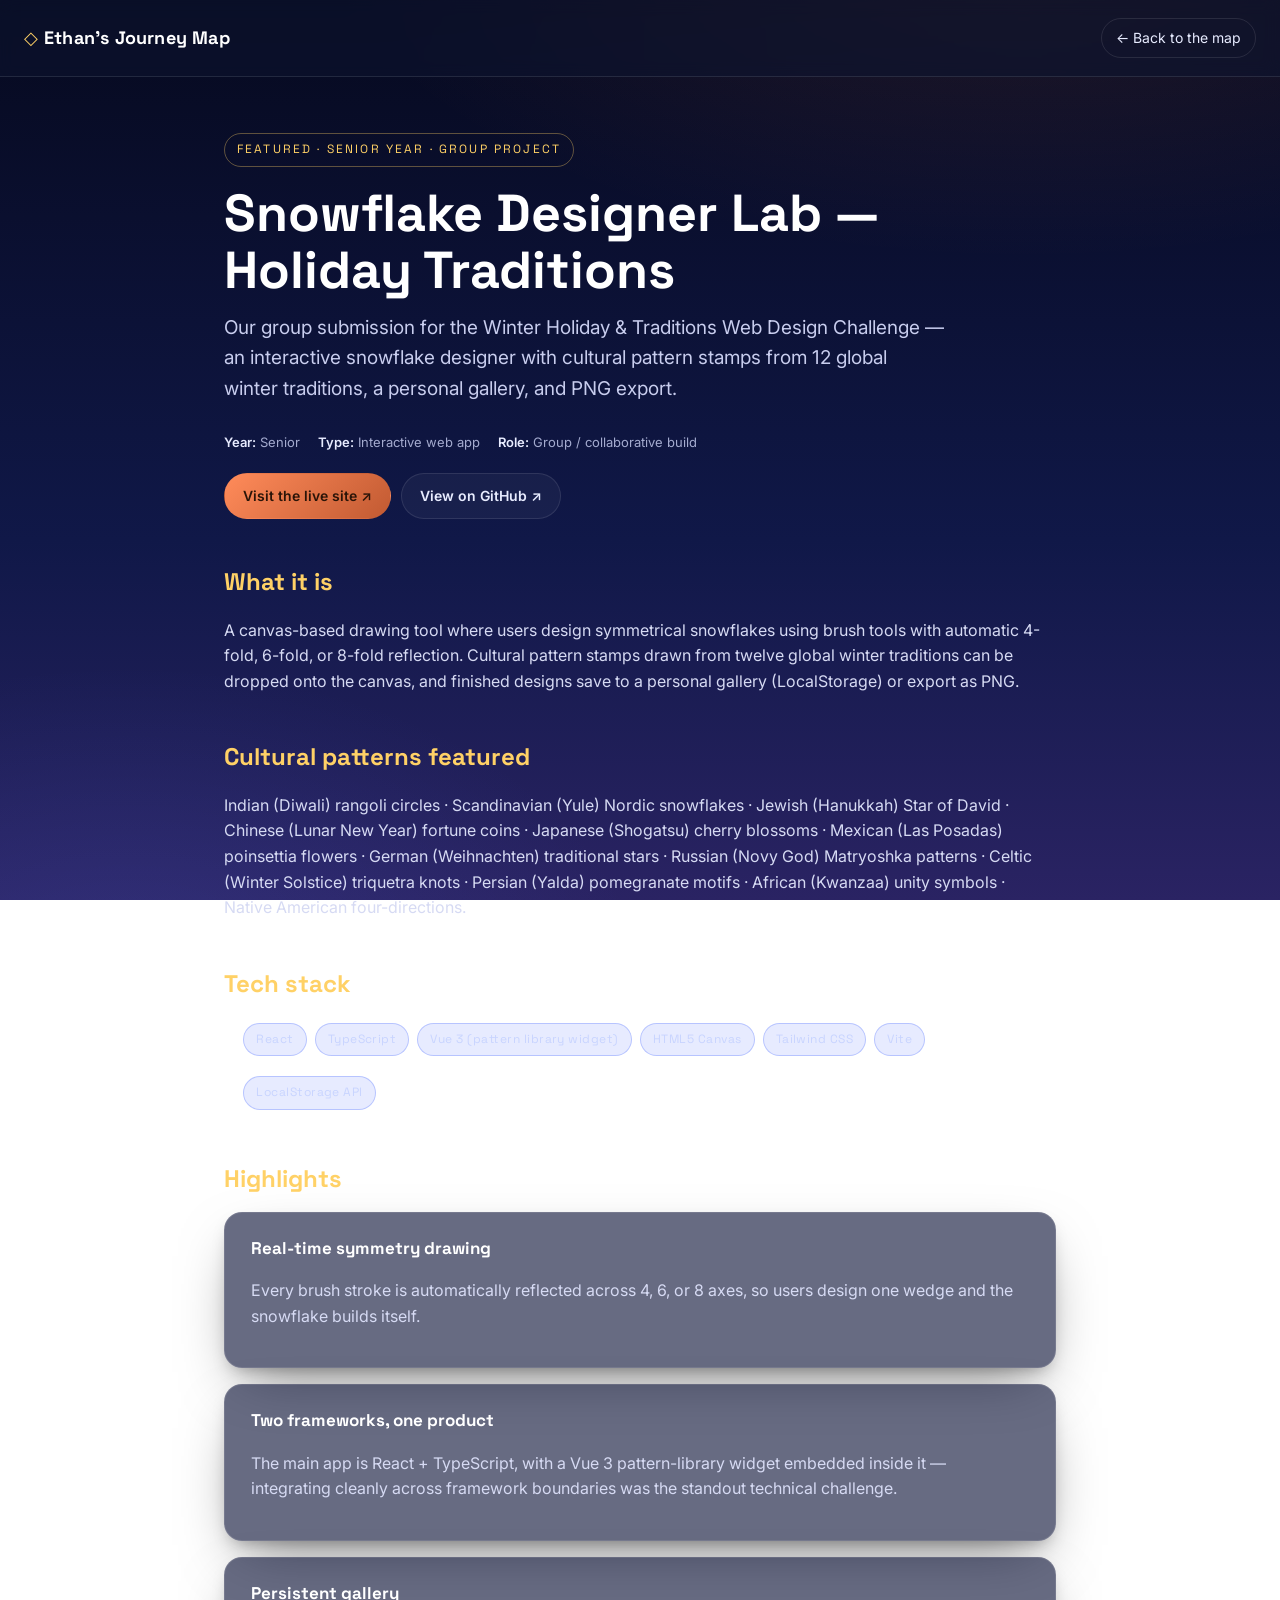
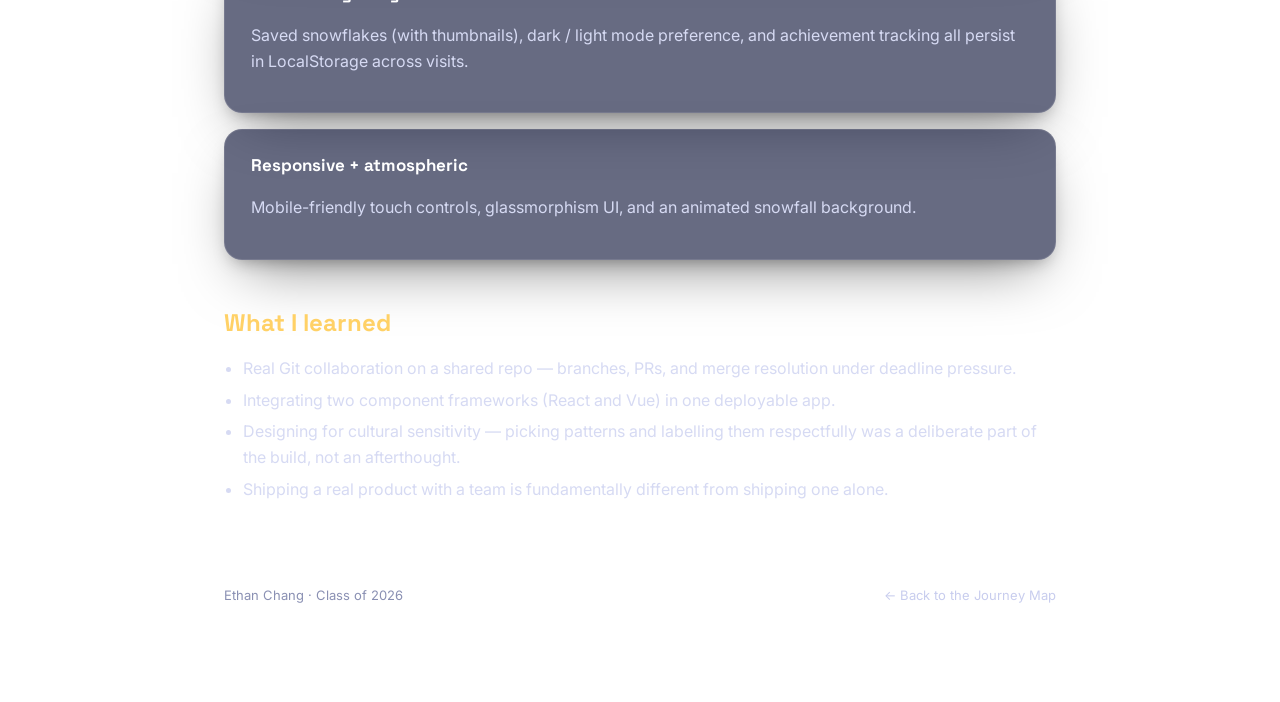
<file: projects/holiday-traditions.html>
<!DOCTYPE html>
<html lang="en">
<head>
  <meta charset="UTF-8" />
  <meta name="viewport" content="width=device-width, initial-scale=1.0" />
  <title>Snowflake Designer Lab — Holiday Traditions · Ethan Chang</title>
  <link rel="preconnect" href="https://fonts.googleapis.com" />
  <link rel="preconnect" href="https://fonts.gstatic.com" crossorigin />
  <link href="https://fonts.googleapis.com/css2?family=Inter:wght@400;500;600;700&family=Space+Grotesk:wght@500;600;700&display=swap" rel="stylesheet" />
  <link rel="stylesheet" href="./project-page.css" />
</head>
<body>
  <header class="pp-topbar">
    <a href="../index.html" class="pp-brand"><span>◇</span>Ethan's Journey Map</a>
    <a href="../index.html" class="pp-back">← Back to the map</a>
  </header>

  <main class="pp-wrap">
    <span class="pp-eyebrow">Featured · Senior Year · Group Project</span>
    <h1 class="pp-title">Snowflake Designer Lab — Holiday Traditions</h1>
    <p class="pp-lede">
      Our group submission for the Winter Holiday &amp; Traditions Web
      Design Challenge — an interactive snowflake designer with cultural
      pattern stamps from 12 global winter traditions, a personal gallery,
      and PNG export.
    </p>

    <div class="pp-meta">
      <span><strong>Year:</strong> Senior</span>
      <span><strong>Type:</strong> Interactive web app</span>
      <span><strong>Role:</strong> Group / collaborative build</span>
    </div>

    <div class="pp-actions">
      <a class="pp-btn pp-btn--primary" href="https://user319183.github.io/holiday-traditions/" target="_blank" rel="noopener">Visit the live site ↗</a>
      <a class="pp-btn" href="https://github.com/User319183/holiday-traditions" target="_blank" rel="noopener">View on GitHub ↗</a>
    </div>

    <section class="pp-section">
      <h2>What it is</h2>
      <p>
        A canvas-based drawing tool where users design symmetrical
        snowflakes using brush tools with automatic 4-fold, 6-fold, or
        8-fold reflection. Cultural pattern stamps drawn from twelve
        global winter traditions can be dropped onto the canvas, and
        finished designs save to a personal gallery (LocalStorage) or
        export as PNG.
      </p>
    </section>

    <section class="pp-section">
      <h2>Cultural patterns featured</h2>
      <p>
        Indian (Diwali) rangoli circles · Scandinavian (Yule) Nordic
        snowflakes · Jewish (Hanukkah) Star of David · Chinese (Lunar
        New Year) fortune coins · Japanese (Shogatsu) cherry blossoms ·
        Mexican (Las Posadas) poinsettia flowers · German (Weihnachten)
        traditional stars · Russian (Novy God) Matryoshka patterns ·
        Celtic (Winter Solstice) triquetra knots · Persian (Yalda)
        pomegranate motifs · African (Kwanzaa) unity symbols · Native
        American four-directions.
      </p>
    </section>

    <section class="pp-section">
      <h2>Tech stack</h2>
      <ul class="pp-stack">
        <li>React</li>
        <li>TypeScript</li>
        <li>Vue 3 (pattern library widget)</li>
        <li>HTML5 Canvas</li>
        <li>Tailwind CSS</li>
        <li>Vite</li>
        <li>LocalStorage API</li>
      </ul>
    </section>

    <section class="pp-section">
      <h2>Highlights</h2>
      <div class="pp-card">
        <h3>Real-time symmetry drawing</h3>
        <p>Every brush stroke is automatically reflected across 4, 6, or
        8 axes, so users design one wedge and the snowflake builds itself.</p>
      </div>
      <div class="pp-card">
        <h3>Two frameworks, one product</h3>
        <p>The main app is React + TypeScript, with a Vue 3 pattern-library
        widget embedded inside it — integrating cleanly across framework
        boundaries was the standout technical challenge.</p>
      </div>
      <div class="pp-card">
        <h3>Persistent gallery</h3>
        <p>Saved snowflakes (with thumbnails), dark / light mode preference,
        and achievement tracking all persist in LocalStorage across visits.</p>
      </div>
      <div class="pp-card">
        <h3>Responsive + atmospheric</h3>
        <p>Mobile-friendly touch controls, glassmorphism UI, and an
        animated snowfall background.</p>
      </div>
    </section>

    <section class="pp-section">
      <h2>What I learned</h2>
      <ul>
        <li>Real Git collaboration on a shared repo — branches, PRs, and
        merge resolution under deadline pressure.</li>
        <li>Integrating two component frameworks (React and Vue) in one
        deployable app.</li>
        <li>Designing for cultural sensitivity — picking patterns and
        labelling them respectfully was a deliberate part of the build,
        not an afterthought.</li>
        <li>Shipping a real product with a team is fundamentally different
        from shipping one alone.</li>
      </ul>
    </section>

    <footer class="pp-footer">
      <span>Ethan Chang · Class of 2026</span>
      <a href="../index.html">← Back to the Journey Map</a>
    </footer>
  </main>
</body>
</html>
</file>
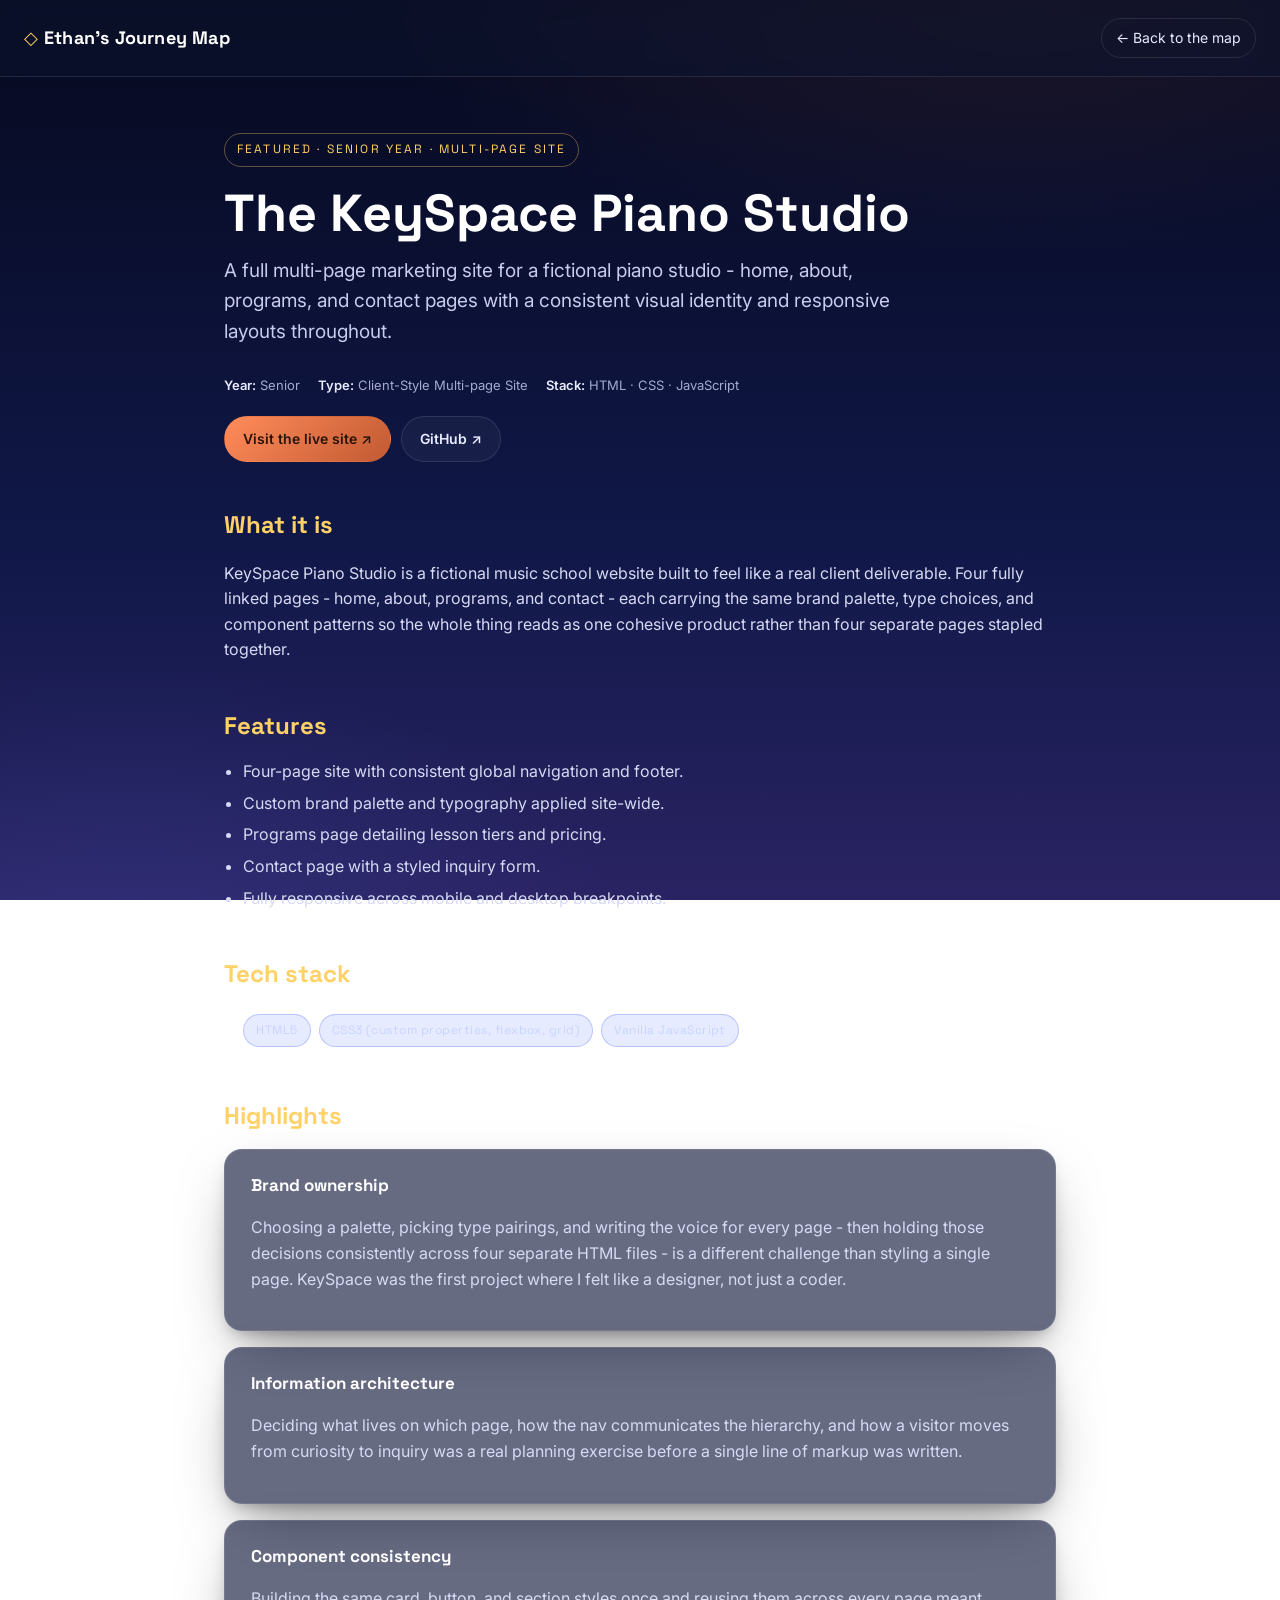
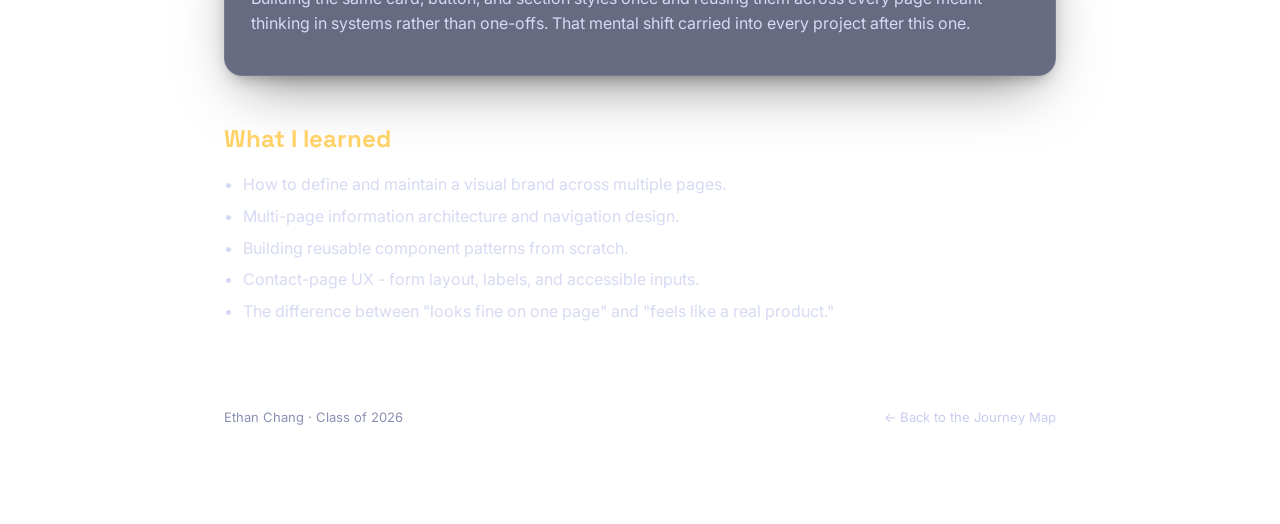
<file: projects/keyspace-piano-studio.html>
<!DOCTYPE html>
<html lang="en">
<head>
  <meta charset="UTF-8" />
  <meta name="viewport" content="width=device-width, initial-scale=1.0" />
  <title>The KeySpace Piano Studio · Ethan Chang</title>
  <link rel="preconnect" href="https://fonts.googleapis.com" />
  <link rel="preconnect" href="https://fonts.gstatic.com" crossorigin />
  <link href="https://fonts.googleapis.com/css2?family=Inter:wght@400;500;600;700&family=Space+Grotesk:wght@500;600;700&display=swap" rel="stylesheet" />
  <link rel="stylesheet" href="./project-page.css" />
</head>
<body>
  <header class="pp-topbar">
    <a href="../index.html" class="pp-brand"><span>◇</span>Ethan's Journey Map</a>
    <a href="../index.html" class="pp-back">← Back to the map</a>
  </header>

  <main class="pp-wrap">
    <span class="pp-eyebrow">Featured · Senior Year · Multi-page Site</span>
    <h1 class="pp-title">The KeySpace Piano Studio</h1>
    <p class="pp-lede">
      A full multi-page marketing site for a fictional piano studio - home,
      about, programs, and contact pages with a consistent visual identity
      and responsive layouts throughout.
    </p>

    <div class="pp-meta">
      <span><strong>Year:</strong> Senior</span>
      <span><strong>Type:</strong> Client-Style Multi-page Site</span>
      <span><strong>Stack:</strong> HTML · CSS · JavaScript</span>
    </div>

    <div class="pp-actions">
      <a class="pp-btn pp-btn--primary" href="https://ethanchang13.github.io/The-KeySpace-Piano-Studio/" target="_blank" rel="noopener">Visit the live site ↗</a>
      <a class="pp-btn" href="https://github.com/ethanchang13/The-KeySpace-Piano-Studio" target="_blank" rel="noopener">GitHub ↗</a>
    </div>

    <section class="pp-section">
      <h2>What it is</h2>
      <p>
        KeySpace Piano Studio is a fictional music school website built to feel
        like a real client deliverable. Four fully linked pages - home, about,
        programs, and contact - each carrying the same brand palette, type
        choices, and component patterns so the whole thing reads as one cohesive
        product rather than four separate pages stapled together.
      </p>
    </section>

    <section class="pp-section">
      <h2>Features</h2>
      <ul>
        <li>Four-page site with consistent global navigation and footer.</li>
        <li>Custom brand palette and typography applied site-wide.</li>
        <li>Programs page detailing lesson tiers and pricing.</li>
        <li>Contact page with a styled inquiry form.</li>
        <li>Fully responsive across mobile and desktop breakpoints.</li>
      </ul>
    </section>

    <section class="pp-section">
      <h2>Tech stack</h2>
      <ul class="pp-stack">
        <li>HTML5</li>
        <li>CSS3 (custom properties, flexbox, grid)</li>
        <li>Vanilla JavaScript</li>
      </ul>
    </section>

    <section class="pp-section">
      <h2>Highlights</h2>
      <div class="pp-card">
        <h3>Brand ownership</h3>
        <p>Choosing a palette, picking type pairings, and writing the voice for
        every page - then holding those decisions consistently across four
        separate HTML files - is a different challenge than styling a single
        page. KeySpace was the first project where I felt like a designer, not
        just a coder.</p>
      </div>
      <div class="pp-card">
        <h3>Information architecture</h3>
        <p>Deciding what lives on which page, how the nav communicates the
        hierarchy, and how a visitor moves from curiosity to inquiry was a
        real planning exercise before a single line of markup was written.</p>
      </div>
      <div class="pp-card">
        <h3>Component consistency</h3>
        <p>Building the same card, button, and section styles once and reusing
        them across every page meant thinking in systems rather than one-offs.
        That mental shift carried into every project after this one.</p>
      </div>
    </section>

    <section class="pp-section">
      <h2>What I learned</h2>
      <ul>
        <li>How to define and maintain a visual brand across multiple pages.</li>
        <li>Multi-page information architecture and navigation design.</li>
        <li>Building reusable component patterns from scratch.</li>
        <li>Contact-page UX - form layout, labels, and accessible inputs.</li>
        <li>The difference between "looks fine on one page" and "feels like a
        real product."</li>
      </ul>
    </section>

    <footer class="pp-footer">
      <span>Ethan Chang · Class of 2026</span>
      <a href="../index.html">← Back to the Journey Map</a>
    </footer>
  </main>
</body>
</html>
</file>
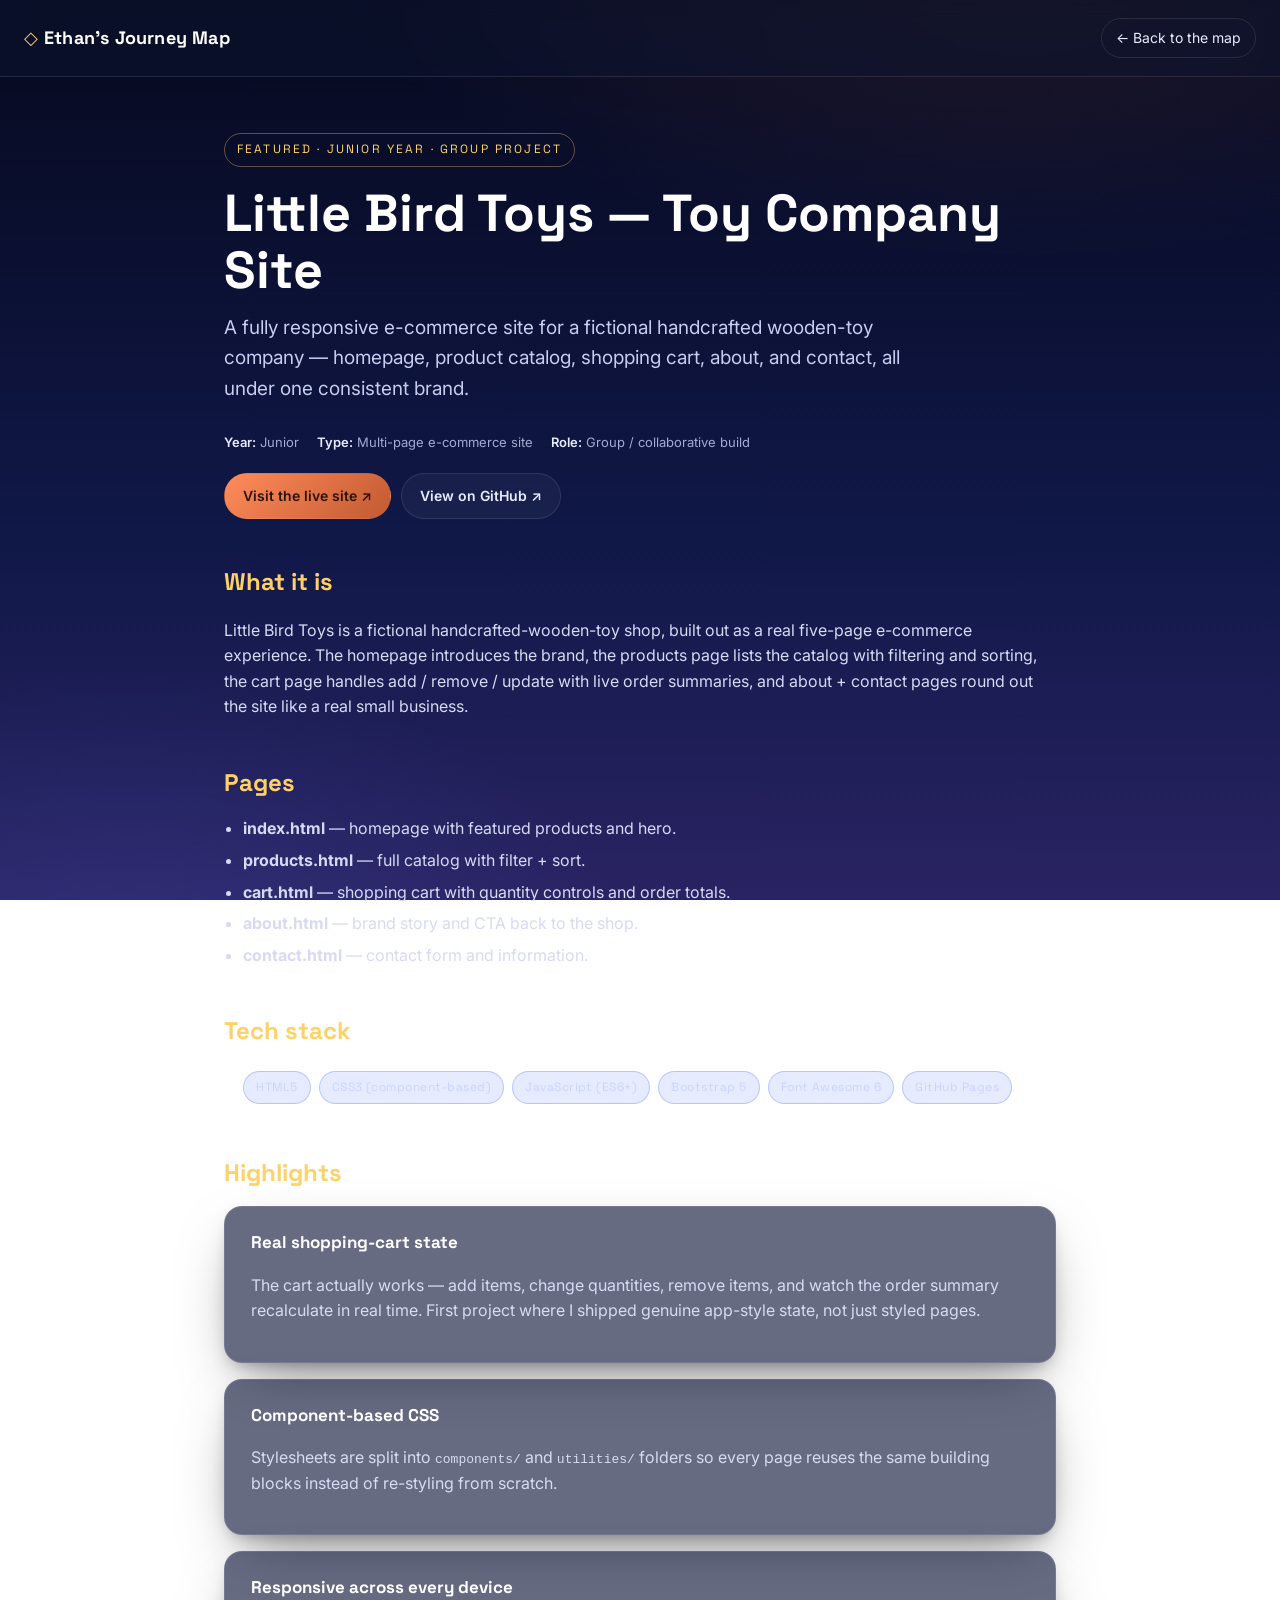
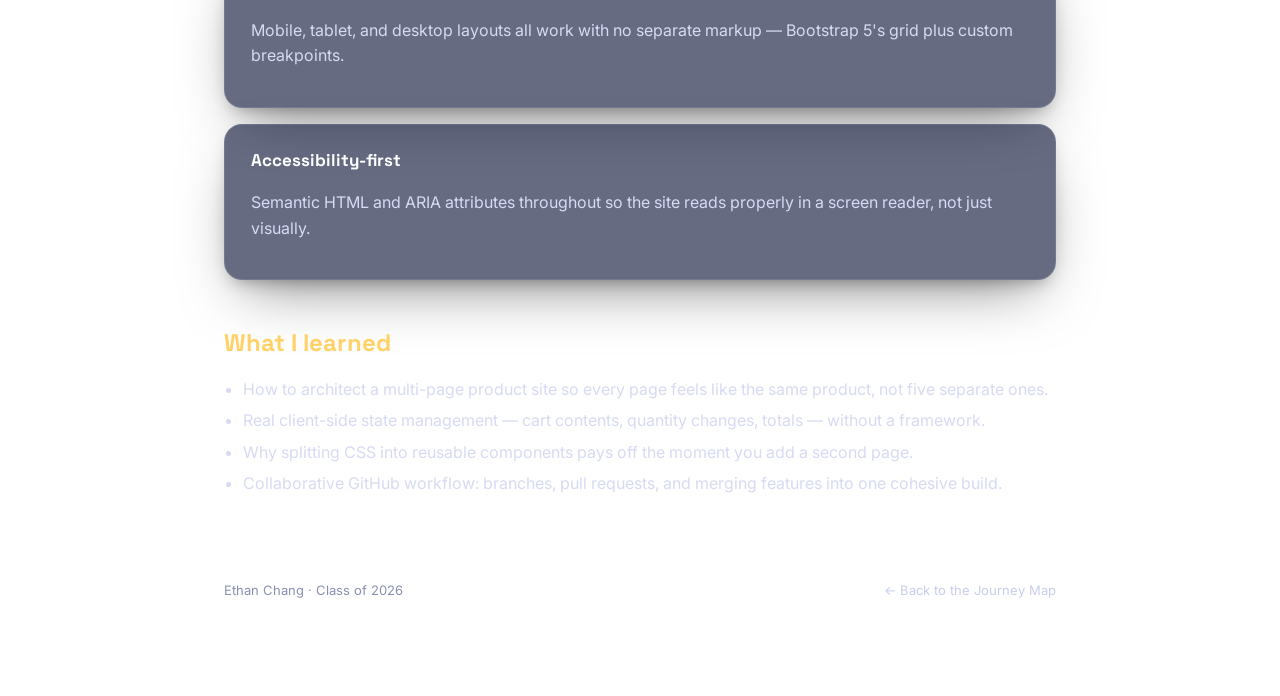
<file: projects/little-bird-toy-company.html>
<!DOCTYPE html>
<html lang="en">
<head>
  <meta charset="UTF-8" />
  <meta name="viewport" content="width=device-width, initial-scale=1.0" />
  <title>Little Bird Toys — Toy Company Site · Ethan Chang</title>
  <link rel="preconnect" href="https://fonts.googleapis.com" />
  <link rel="preconnect" href="https://fonts.gstatic.com" crossorigin />
  <link href="https://fonts.googleapis.com/css2?family=Inter:wght@400;500;600;700&family=Space+Grotesk:wght@500;600;700&display=swap" rel="stylesheet" />
  <link rel="stylesheet" href="./project-page.css" />
</head>
<body>
  <header class="pp-topbar">
    <a href="../index.html" class="pp-brand"><span>◇</span>Ethan's Journey Map</a>
    <a href="../index.html" class="pp-back">← Back to the map</a>
  </header>

  <main class="pp-wrap">
    <span class="pp-eyebrow">Featured · Junior Year · Group Project</span>
    <h1 class="pp-title">Little Bird Toys — Toy Company Site</h1>
    <p class="pp-lede">
      A fully responsive e-commerce site for a fictional handcrafted
      wooden-toy company — homepage, product catalog, shopping cart,
      about, and contact, all under one consistent brand.
    </p>

    <div class="pp-meta">
      <span><strong>Year:</strong> Junior</span>
      <span><strong>Type:</strong> Multi-page e-commerce site</span>
      <span><strong>Role:</strong> Group / collaborative build</span>
    </div>

    <div class="pp-actions">
      <a class="pp-btn pp-btn--primary" href="https://user319183.github.io/toycompany/" target="_blank" rel="noopener">Visit the live site ↗</a>
      <a class="pp-btn" href="https://github.com/User319183/toycompany" target="_blank" rel="noopener">View on GitHub ↗</a>
    </div>

    <section class="pp-section">
      <h2>What it is</h2>
      <p>
        Little Bird Toys is a fictional handcrafted-wooden-toy shop, built
        out as a real five-page e-commerce experience. The homepage
        introduces the brand, the products page lists the catalog with
        filtering and sorting, the cart page handles add / remove / update
        with live order summaries, and about + contact pages round out
        the site like a real small business.
      </p>
    </section>

    <section class="pp-section">
      <h2>Pages</h2>
      <ul>
        <li><strong>index.html</strong> — homepage with featured products and hero.</li>
        <li><strong>products.html</strong> — full catalog with filter + sort.</li>
        <li><strong>cart.html</strong> — shopping cart with quantity controls and order totals.</li>
        <li><strong>about.html</strong> — brand story and CTA back to the shop.</li>
        <li><strong>contact.html</strong> — contact form and information.</li>
      </ul>
    </section>

    <section class="pp-section">
      <h2>Tech stack</h2>
      <ul class="pp-stack">
        <li>HTML5</li>
        <li>CSS3 (component-based)</li>
        <li>JavaScript (ES6+)</li>
        <li>Bootstrap 5</li>
        <li>Font Awesome 6</li>
        <li>GitHub Pages</li>
      </ul>
    </section>

    <section class="pp-section">
      <h2>Highlights</h2>
      <div class="pp-card">
        <h3>Real shopping-cart state</h3>
        <p>The cart actually works — add items, change quantities, remove
        items, and watch the order summary recalculate in real time.
        First project where I shipped genuine app-style state, not just
        styled pages.</p>
      </div>
      <div class="pp-card">
        <h3>Component-based CSS</h3>
        <p>Stylesheets are split into <code>components/</code> and
        <code>utilities/</code> folders so every page reuses the same
        building blocks instead of re-styling from scratch.</p>
      </div>
      <div class="pp-card">
        <h3>Responsive across every device</h3>
        <p>Mobile, tablet, and desktop layouts all work with no separate
        markup — Bootstrap 5's grid plus custom breakpoints.</p>
      </div>
      <div class="pp-card">
        <h3>Accessibility-first</h3>
        <p>Semantic HTML and ARIA attributes throughout so the site reads
        properly in a screen reader, not just visually.</p>
      </div>
    </section>

    <section class="pp-section">
      <h2>What I learned</h2>
      <ul>
        <li>How to architect a multi-page product site so every page feels
        like the same product, not five separate ones.</li>
        <li>Real client-side state management — cart contents, quantity
        changes, totals — without a framework.</li>
        <li>Why splitting CSS into reusable components pays off the moment
        you add a second page.</li>
        <li>Collaborative GitHub workflow: branches, pull requests, and
        merging features into one cohesive build.</li>
      </ul>
    </section>

    <footer class="pp-footer">
      <span>Ethan Chang · Class of 2026</span>
      <a href="../index.html">← Back to the Journey Map</a>
    </footer>
  </main>
</body>
</html>
</file>
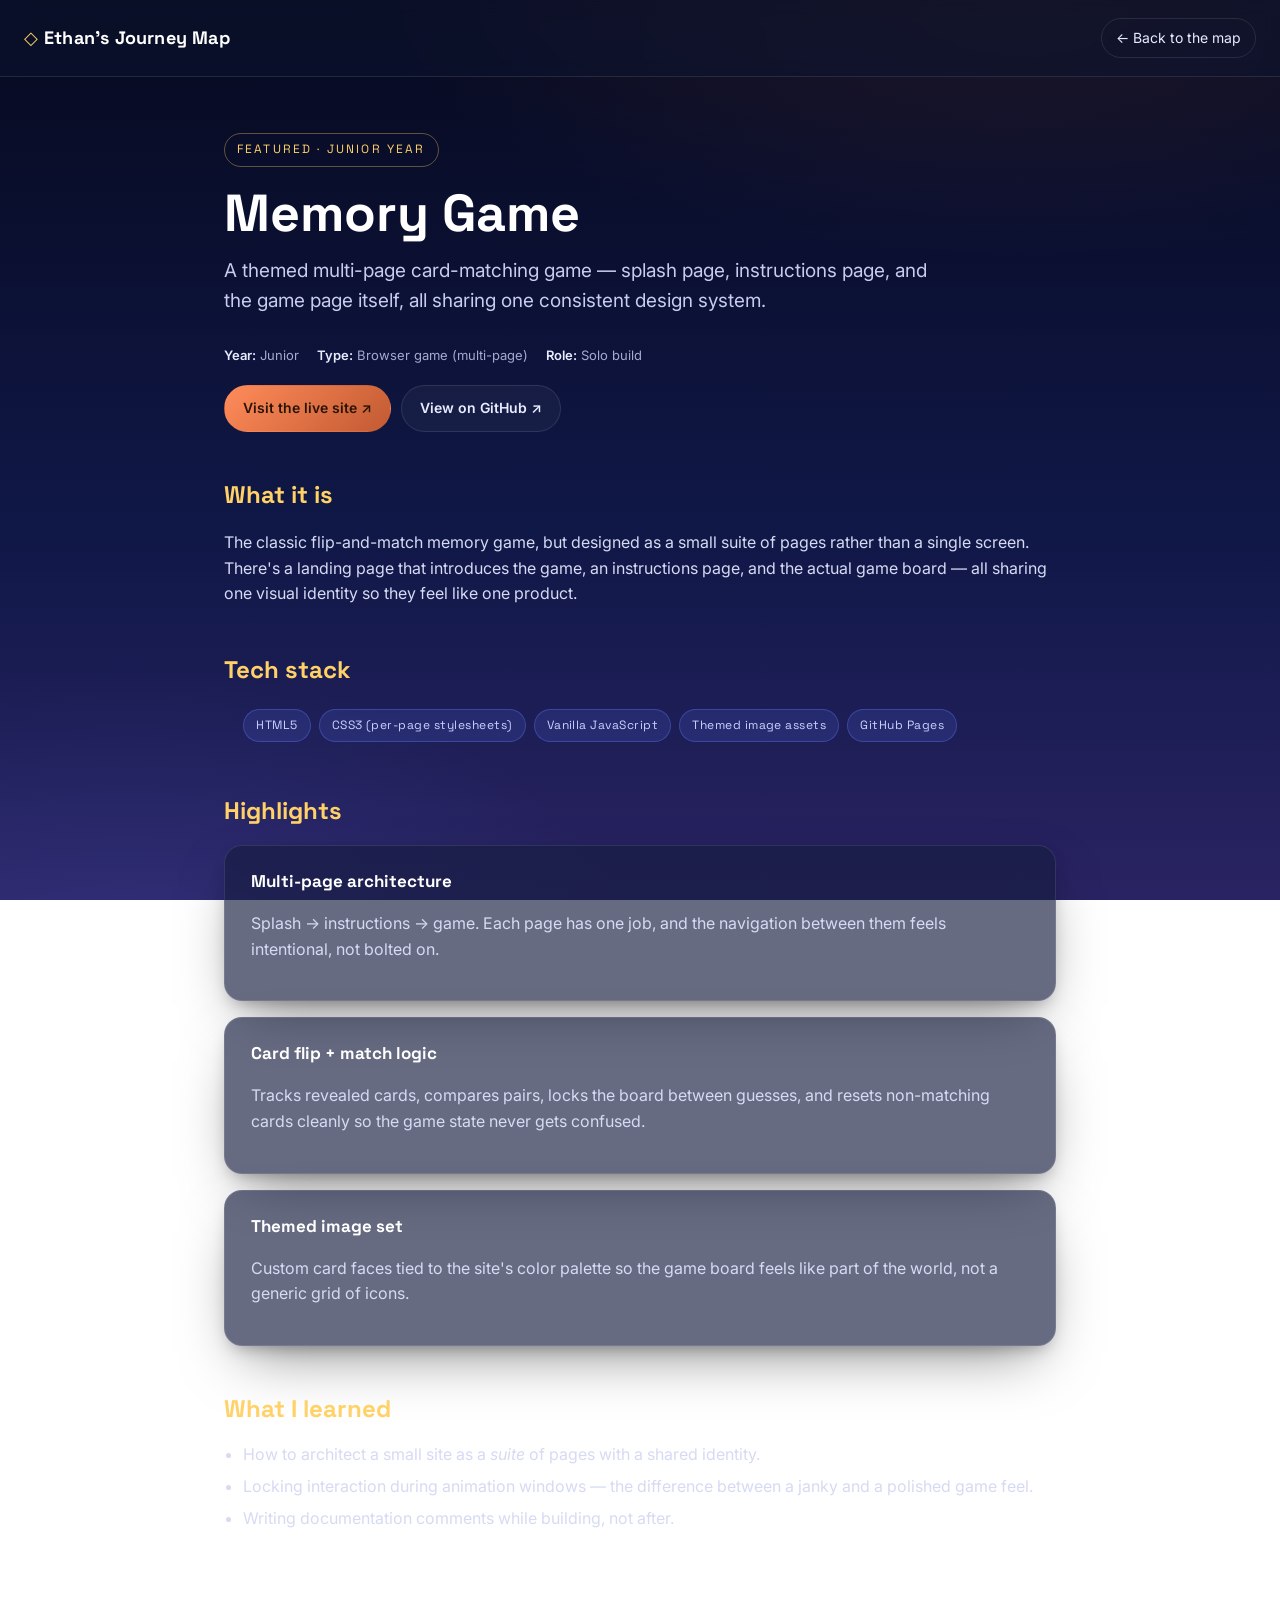
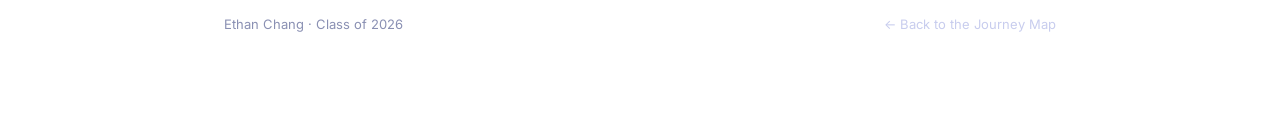
<file: projects/memory-game.html>
<!DOCTYPE html>
<html lang="en">
<head>
  <meta charset="UTF-8" />
  <meta name="viewport" content="width=device-width, initial-scale=1.0" />
  <title>Memory Game · Ethan Chang</title>
  <link rel="preconnect" href="https://fonts.googleapis.com" />
  <link rel="preconnect" href="https://fonts.gstatic.com" crossorigin />
  <link href="https://fonts.googleapis.com/css2?family=Inter:wght@400;500;600;700&family=Space+Grotesk:wght@500;600;700&display=swap" rel="stylesheet" />
  <link rel="stylesheet" href="./project-page.css" />
</head>
<body>
  <header class="pp-topbar">
    <a href="../index.html" class="pp-brand"><span>◇</span>Ethan's Journey Map</a>
    <a href="../index.html" class="pp-back">← Back to the map</a>
  </header>

  <main class="pp-wrap">
    <span class="pp-eyebrow">Featured · Junior Year</span>
    <h1 class="pp-title">Memory Game</h1>
    <p class="pp-lede">
      A themed multi-page card-matching game — splash page, instructions
      page, and the game page itself, all sharing one consistent design
      system.
    </p>

    <div class="pp-meta">
      <span><strong>Year:</strong> Junior</span>
      <span><strong>Type:</strong> Browser game (multi-page)</span>
      <span><strong>Role:</strong> Solo build</span>
    </div>

    <div class="pp-actions">
      <a class="pp-btn pp-btn--primary" href="https://ethanchang13.github.io/Memory-Game/" target="_blank" rel="noopener">Visit the live site ↗</a>
      <a class="pp-btn" href="https://github.com/ethanchang13/Memory-Game" target="_blank" rel="noopener">View on GitHub ↗</a>
    </div>

    <section class="pp-section">
      <h2>What it is</h2>
      <p>
        The classic flip-and-match memory game, but designed as a small
        suite of pages rather than a single screen. There's a landing page
        that introduces the game, an instructions page, and the actual
        game board — all sharing one visual identity so they feel like
        one product.
      </p>
    </section>

    <section class="pp-section">
      <h2>Tech stack</h2>
      <ul class="pp-stack">
        <li>HTML5</li>
        <li>CSS3 (per-page stylesheets)</li>
        <li>Vanilla JavaScript</li>
        <li>Themed image assets</li>
        <li>GitHub Pages</li>
      </ul>
    </section>

    <section class="pp-section">
      <h2>Highlights</h2>
      <div class="pp-card">
        <h3>Multi-page architecture</h3>
        <p>Splash → instructions → game. Each page has one job, and the
        navigation between them feels intentional, not bolted on.</p>
      </div>
      <div class="pp-card">
        <h3>Card flip + match logic</h3>
        <p>Tracks revealed cards, compares pairs, locks the board between
        guesses, and resets non-matching cards cleanly so the game state
        never gets confused.</p>
      </div>
      <div class="pp-card">
        <h3>Themed image set</h3>
        <p>Custom card faces tied to the site's color palette so the game
        board feels like part of the world, not a generic grid of icons.</p>
      </div>
    </section>

    <section class="pp-section">
      <h2>What I learned</h2>
      <ul>
        <li>How to architect a small site as a <em>suite</em> of pages with a
        shared identity.</li>
        <li>Locking interaction during animation windows — the difference
        between a janky and a polished game feel.</li>
        <li>Writing documentation comments while building, not after.</li>
      </ul>
    </section>

    <footer class="pp-footer">
      <span>Ethan Chang · Class of 2026</span>
      <a href="../index.html">← Back to the Journey Map</a>
    </footer>
  </main>
</body>
</html>
</file>
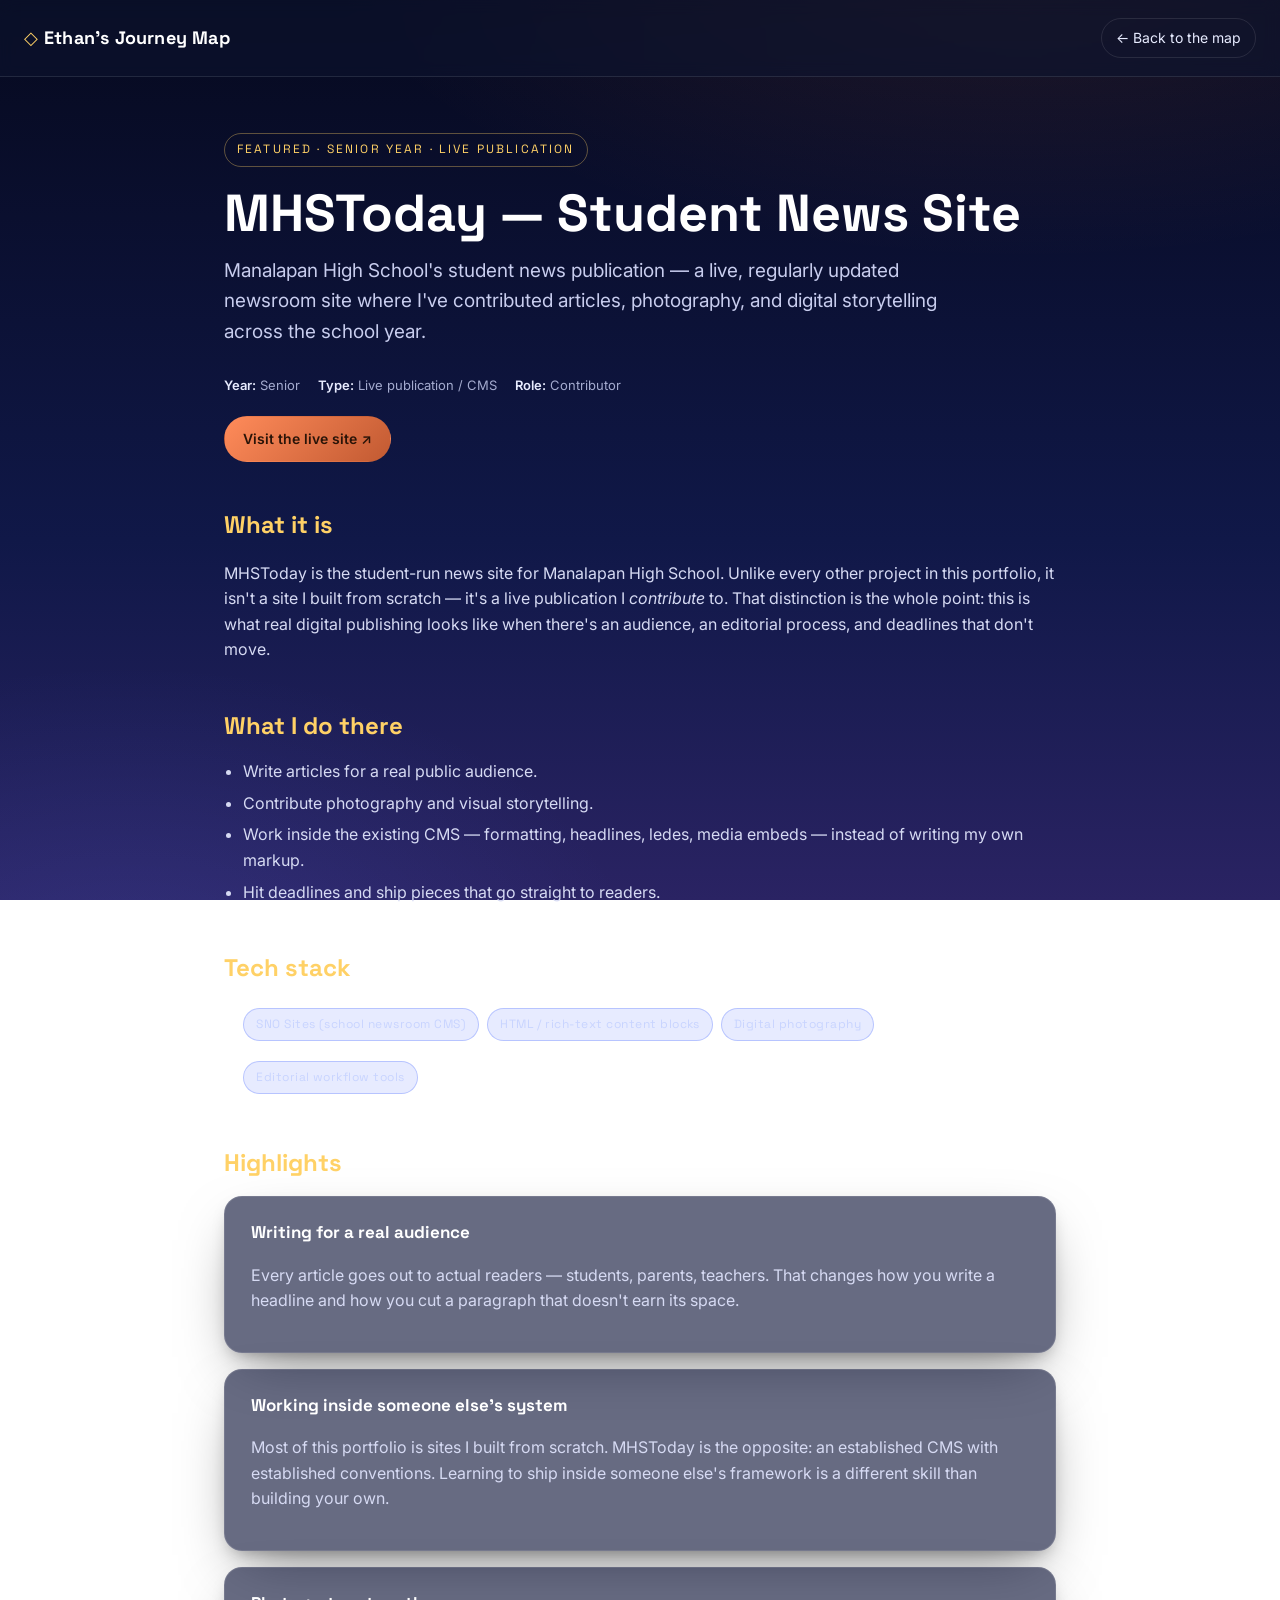
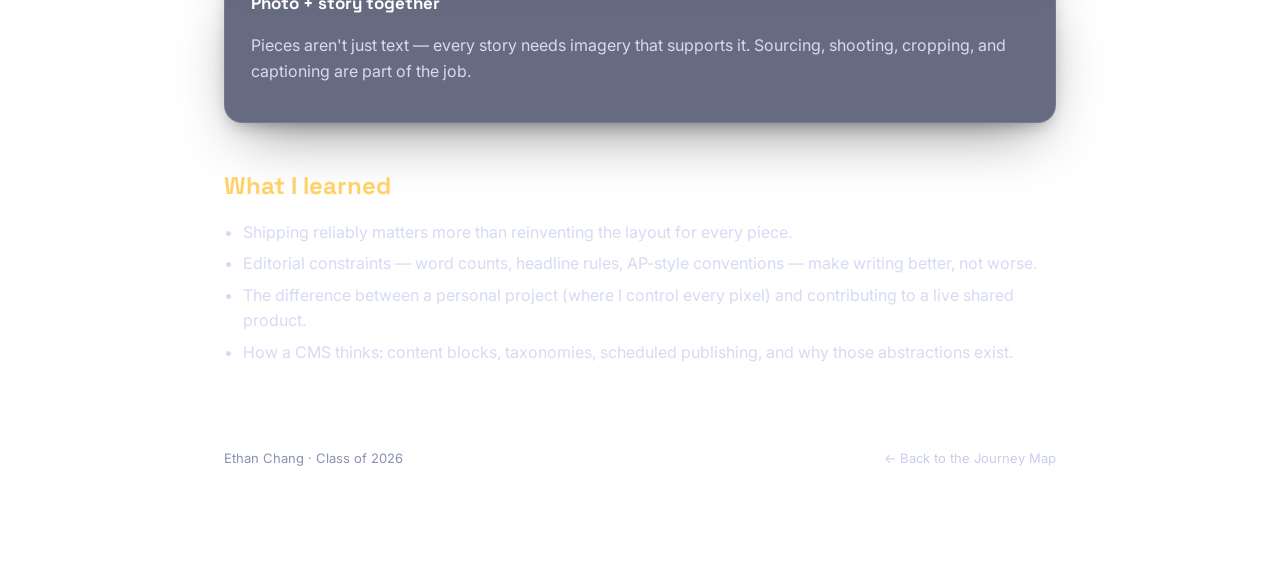
<file: projects/mhstoday.html>
<!DOCTYPE html>
<html lang="en">
<head>
  <meta charset="UTF-8" />
  <meta name="viewport" content="width=device-width, initial-scale=1.0" />
  <title>MHSToday — Student News Site · Ethan Chang</title>
  <link rel="preconnect" href="https://fonts.googleapis.com" />
  <link rel="preconnect" href="https://fonts.gstatic.com" crossorigin />
  <link href="https://fonts.googleapis.com/css2?family=Inter:wght@400;500;600;700&family=Space+Grotesk:wght@500;600;700&display=swap" rel="stylesheet" />
  <link rel="stylesheet" href="./project-page.css" />
</head>
<body>
  <header class="pp-topbar">
    <a href="../index.html" class="pp-brand"><span>◇</span>Ethan's Journey Map</a>
    <a href="../index.html" class="pp-back">← Back to the map</a>
  </header>

  <main class="pp-wrap">
    <span class="pp-eyebrow">Featured · Senior Year · Live Publication</span>
    <h1 class="pp-title">MHSToday — Student News Site</h1>
    <p class="pp-lede">
      Manalapan High School's student news publication — a live, regularly
      updated newsroom site where I've contributed articles, photography,
      and digital storytelling across the school year.
    </p>

    <div class="pp-meta">
      <span><strong>Year:</strong> Senior</span>
      <span><strong>Type:</strong> Live publication / CMS</span>
      <span><strong>Role:</strong> Contributor</span>
    </div>

    <div class="pp-actions">
      <a class="pp-btn pp-btn--primary" href="http://mhstoday.sathviksridar.com/" target="_blank" rel="noopener">Visit the live site ↗</a>
    </div>

    <section class="pp-section">
      <h2>What it is</h2>
      <p>
        MHSToday is the student-run news site for Manalapan High School.
        Unlike every other project in this portfolio, it isn't a site I
        built from scratch — it's a live publication I <em>contribute</em>
        to. That distinction is the whole point: this is what real digital
        publishing looks like when there's an audience, an editorial
        process, and deadlines that don't move.
      </p>
    </section>

    <section class="pp-section">
      <h2>What I do there</h2>
      <ul>
        <li>Write articles for a real public audience.</li>
        <li>Contribute photography and visual storytelling.</li>
        <li>Work inside the existing CMS — formatting, headlines, ledes,
        media embeds — instead of writing my own markup.</li>
        <li>Hit deadlines and ship pieces that go straight to readers.</li>
      </ul>
    </section>

    <section class="pp-section">
      <h2>Tech stack</h2>
      <ul class="pp-stack">
        <li>SNO Sites (school newsroom CMS)</li>
        <li>HTML / rich-text content blocks</li>
        <li>Digital photography</li>
        <li>Editorial workflow tools</li>
      </ul>
    </section>

    <section class="pp-section">
      <h2>Highlights</h2>
      <div class="pp-card">
        <h3>Writing for a real audience</h3>
        <p>Every article goes out to actual readers — students, parents,
        teachers. That changes how you write a headline and how you cut
        a paragraph that doesn't earn its space.</p>
      </div>
      <div class="pp-card">
        <h3>Working inside someone else's system</h3>
        <p>Most of this portfolio is sites I built from scratch. MHSToday
        is the opposite: an established CMS with established conventions.
        Learning to ship inside someone else's framework is a different
        skill than building your own.</p>
      </div>
      <div class="pp-card">
        <h3>Photo + story together</h3>
        <p>Pieces aren't just text — every story needs imagery that
        supports it. Sourcing, shooting, cropping, and captioning are
        part of the job.</p>
      </div>
    </section>

    <section class="pp-section">
      <h2>What I learned</h2>
      <ul>
        <li>Shipping reliably matters more than reinventing the layout
        for every piece.</li>
        <li>Editorial constraints — word counts, headline rules, AP-style
        conventions — make writing better, not worse.</li>
        <li>The difference between a personal project (where I control
        every pixel) and contributing to a live shared product.</li>
        <li>How a CMS thinks: content blocks, taxonomies, scheduled
        publishing, and why those abstractions exist.</li>
      </ul>
    </section>

    <footer class="pp-footer">
      <span>Ethan Chang · Class of 2026</span>
      <a href="../index.html">← Back to the Journey Map</a>
    </footer>
  </main>
</body>
</html>
</file>
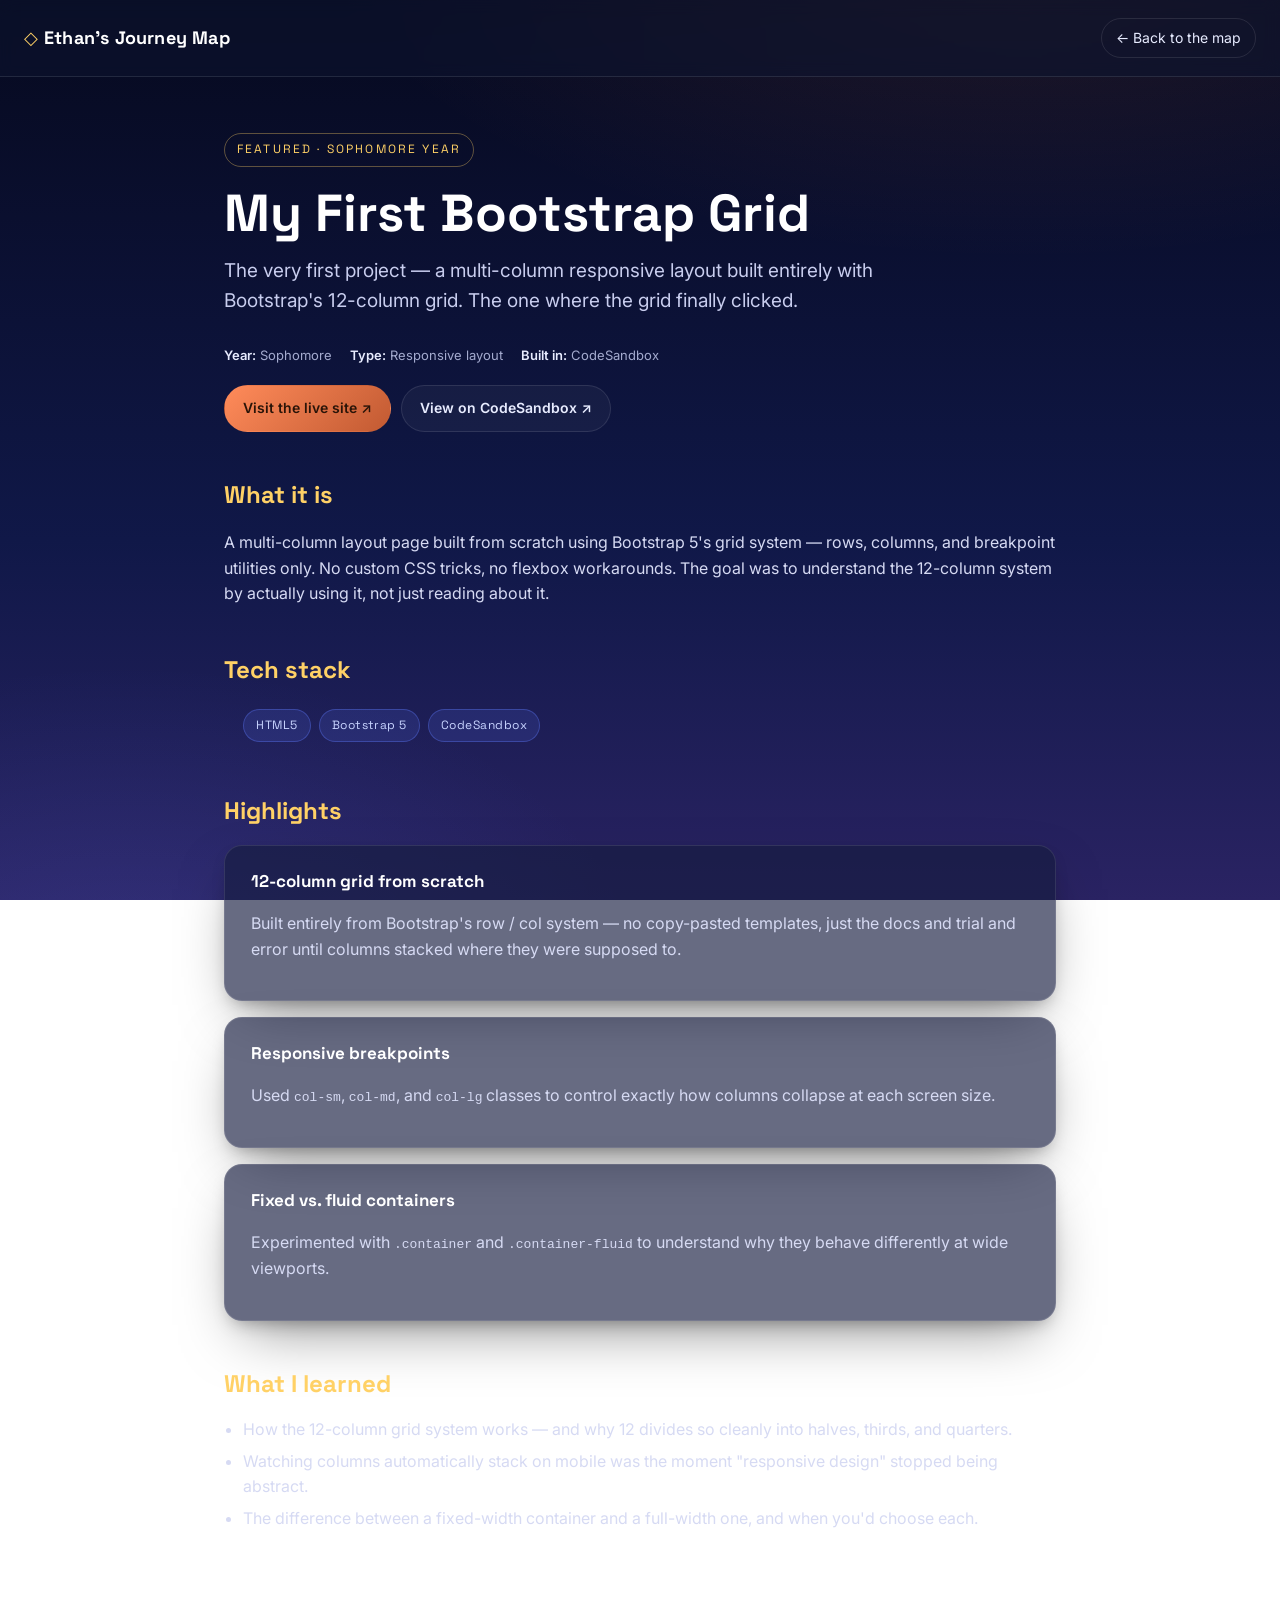
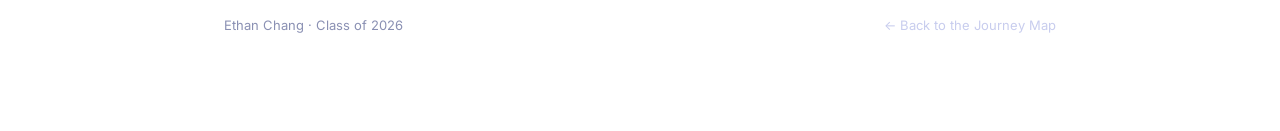
<file: projects/my-first-bootstrap-grid.html>
<!DOCTYPE html>
<html lang="en">
<head>
  <meta charset="UTF-8" />
  <meta name="viewport" content="width=device-width, initial-scale=1.0" />
  <title>My First Bootstrap Grid · Ethan Chang</title>
  <link rel="preconnect" href="https://fonts.googleapis.com" />
  <link rel="preconnect" href="https://fonts.gstatic.com" crossorigin />
  <link href="https://fonts.googleapis.com/css2?family=Inter:wght@400;500;600;700&family=Space+Grotesk:wght@500;600;700&display=swap" rel="stylesheet" />
  <link rel="stylesheet" href="./project-page.css" />
</head>
<body>
  <header class="pp-topbar">
    <a href="../index.html" class="pp-brand"><span>◇</span>Ethan's Journey Map</a>
    <a href="../index.html" class="pp-back">← Back to the map</a>
  </header>

  <main class="pp-wrap">
    <span class="pp-eyebrow">Featured · Sophomore Year</span>
    <h1 class="pp-title">My First Bootstrap Grid</h1>
    <p class="pp-lede">
      The very first project — a multi-column responsive layout built
      entirely with Bootstrap's 12-column grid. The one where the grid
      finally clicked.
    </p>

    <div class="pp-meta">
      <span><strong>Year:</strong> Sophomore</span>
      <span><strong>Type:</strong> Responsive layout</span>
      <span><strong>Built in:</strong> CodeSandbox</span>
    </div>

    <div class="pp-actions">
      <a class="pp-btn pp-btn--primary" href="https://p7v5hn.csb.app/" target="_blank" rel="noopener">Visit the live site ↗</a>
      <a class="pp-btn" href="https://codesandbox.io/p/sandbox/myfirstbootstrapethanchang-p7v5hn?file=%2Findex.html" target="_blank" rel="noopener">View on CodeSandbox ↗</a>
    </div>

    <section class="pp-section">
      <h2>What it is</h2>
      <p>
        A multi-column layout page built from scratch using Bootstrap 5's
        grid system — rows, columns, and breakpoint utilities only. No
        custom CSS tricks, no flexbox workarounds. The goal was to
        understand the 12-column system by actually using it, not just
        reading about it.
      </p>
    </section>

    <section class="pp-section">
      <h2>Tech stack</h2>
      <ul class="pp-stack">
        <li>HTML5</li>
        <li>Bootstrap 5</li>
        <li>CodeSandbox</li>
      </ul>
    </section>

    <section class="pp-section">
      <h2>Highlights</h2>
      <div class="pp-card">
        <h3>12-column grid from scratch</h3>
        <p>Built entirely from Bootstrap's row / col system — no copy-pasted
        templates, just the docs and trial and error until columns stacked
        where they were supposed to.</p>
      </div>
      <div class="pp-card">
        <h3>Responsive breakpoints</h3>
        <p>Used <code>col-sm</code>, <code>col-md</code>, and
        <code>col-lg</code> classes to control exactly how columns collapse
        at each screen size.</p>
      </div>
      <div class="pp-card">
        <h3>Fixed vs. fluid containers</h3>
        <p>Experimented with <code>.container</code> and
        <code>.container-fluid</code> to understand why they behave
        differently at wide viewports.</p>
      </div>
    </section>

    <section class="pp-section">
      <h2>What I learned</h2>
      <ul>
        <li>How the 12-column grid system works — and why 12 divides
        so cleanly into halves, thirds, and quarters.</li>
        <li>Watching columns automatically stack on mobile was the moment
        "responsive design" stopped being abstract.</li>
        <li>The difference between a fixed-width container and a
        full-width one, and when you'd choose each.</li>
      </ul>
    </section>

    <footer class="pp-footer">
      <span>Ethan Chang · Class of 2026</span>
      <a href="../index.html">← Back to the Journey Map</a>
    </footer>
  </main>
</body>
</html>
</file>
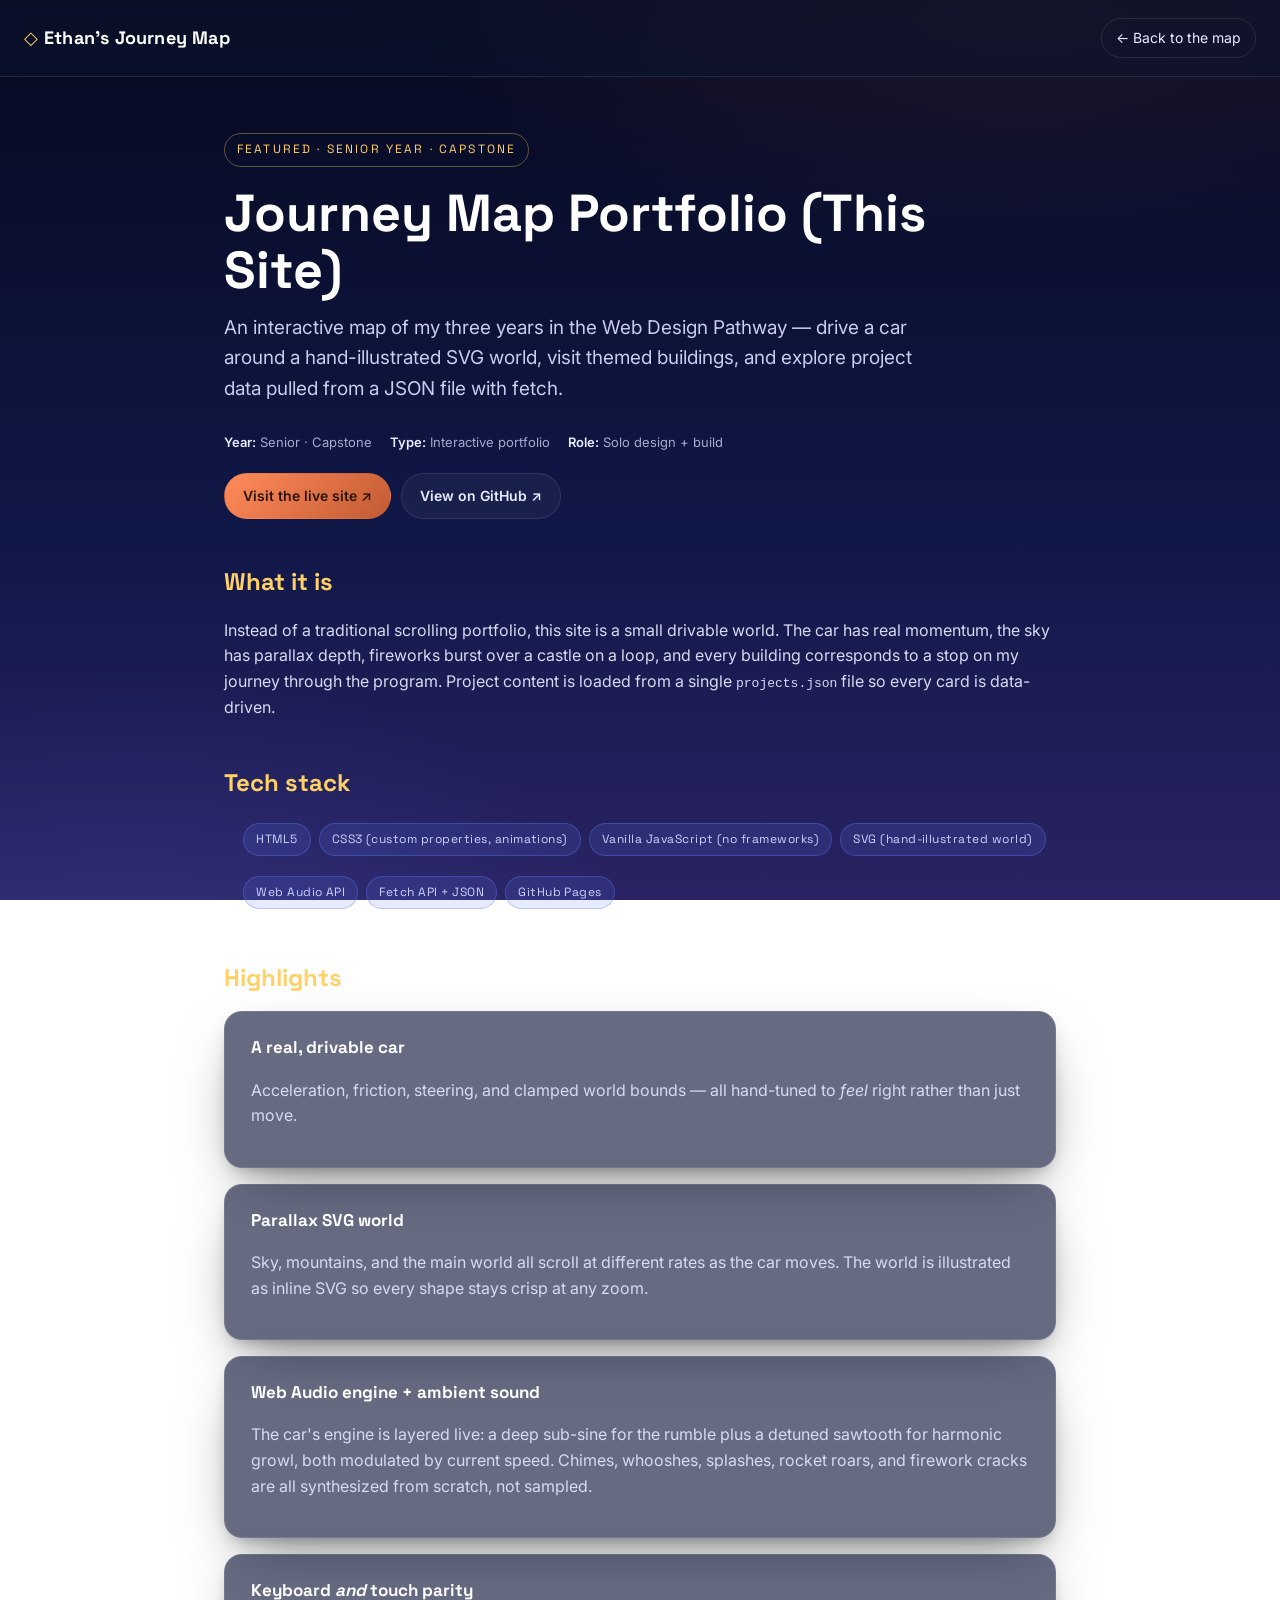
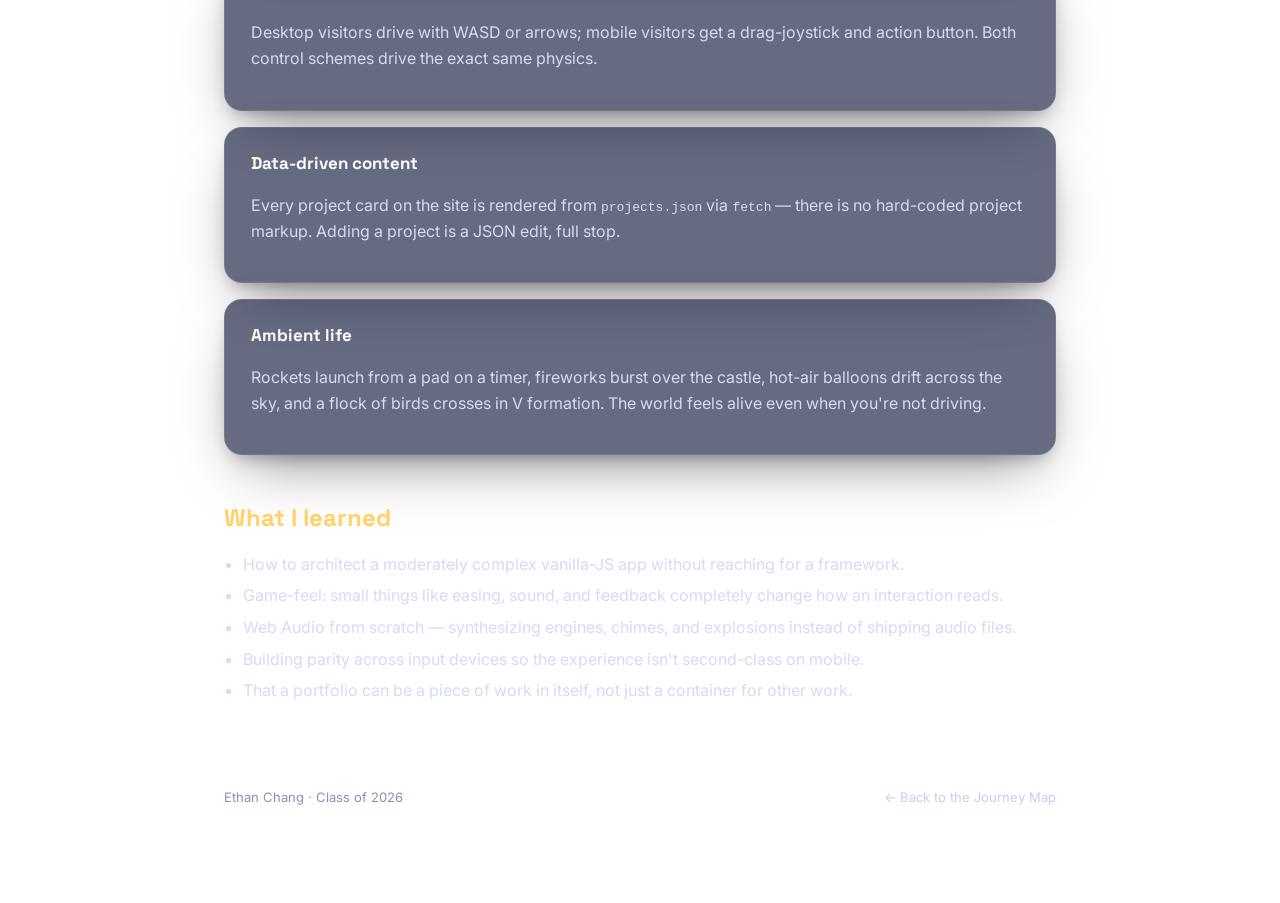
<file: projects/portfolio.html>
<!DOCTYPE html>
<html lang="en">
<head>
  <meta charset="UTF-8" />
  <meta name="viewport" content="width=device-width, initial-scale=1.0" />
  <title>Journey Map Portfolio · Ethan Chang</title>
  <link rel="preconnect" href="https://fonts.googleapis.com" />
  <link rel="preconnect" href="https://fonts.gstatic.com" crossorigin />
  <link href="https://fonts.googleapis.com/css2?family=Inter:wght@400;500;600;700&family=Space+Grotesk:wght@500;600;700&display=swap" rel="stylesheet" />
  <link rel="stylesheet" href="./project-page.css" />
</head>
<body>
  <header class="pp-topbar">
    <a href="../index.html" class="pp-brand"><span>◇</span>Ethan's Journey Map</a>
    <a href="../index.html" class="pp-back">← Back to the map</a>
  </header>

  <main class="pp-wrap">
    <span class="pp-eyebrow">Featured · Senior Year · Capstone</span>
    <h1 class="pp-title">Journey Map Portfolio (This Site)</h1>
    <p class="pp-lede">
      An interactive map of my three years in the Web Design Pathway —
      drive a car around a hand-illustrated SVG world, visit themed
      buildings, and explore project data pulled from a JSON file with
      fetch.
    </p>

    <div class="pp-meta">
      <span><strong>Year:</strong> Senior · Capstone</span>
      <span><strong>Type:</strong> Interactive portfolio</span>
      <span><strong>Role:</strong> Solo design + build</span>
    </div>

    <div class="pp-actions">
      <a class="pp-btn pp-btn--primary" href="https://ethanchang13.github.io/Portfolio/" target="_blank" rel="noopener">Visit the live site ↗</a>
      <a class="pp-btn" href="https://github.com/ethanchang13/Portfolio" target="_blank" rel="noopener">View on GitHub ↗</a>
    </div>

    <section class="pp-section">
      <h2>What it is</h2>
      <p>
        Instead of a traditional scrolling portfolio, this site is a
        small drivable world. The car has real momentum, the sky has
        parallax depth, fireworks burst over a castle on a loop, and
        every building corresponds to a stop on my journey through the
        program. Project content is loaded from a single
        <code>projects.json</code> file so every card is data-driven.
      </p>
    </section>

    <section class="pp-section">
      <h2>Tech stack</h2>
      <ul class="pp-stack">
        <li>HTML5</li>
        <li>CSS3 (custom properties, animations)</li>
        <li>Vanilla JavaScript (no frameworks)</li>
        <li>SVG (hand-illustrated world)</li>
        <li>Web Audio API</li>
        <li>Fetch API + JSON</li>
        <li>GitHub Pages</li>
      </ul>
    </section>

    <section class="pp-section">
      <h2>Highlights</h2>
      <div class="pp-card">
        <h3>A real, drivable car</h3>
        <p>Acceleration, friction, steering, and clamped world bounds —
        all hand-tuned to <em>feel</em> right rather than just move.</p>
      </div>
      <div class="pp-card">
        <h3>Parallax SVG world</h3>
        <p>Sky, mountains, and the main world all scroll at different
        rates as the car moves. The world is illustrated as inline SVG so
        every shape stays crisp at any zoom.</p>
      </div>
      <div class="pp-card">
        <h3>Web Audio engine + ambient sound</h3>
        <p>The car's engine is layered live: a deep sub-sine for the
        rumble plus a detuned sawtooth for harmonic growl, both modulated
        by current speed. Chimes, whooshes, splashes, rocket roars, and
        firework cracks are all synthesized from scratch, not sampled.</p>
      </div>
      <div class="pp-card">
        <h3>Keyboard <em>and</em> touch parity</h3>
        <p>Desktop visitors drive with WASD or arrows; mobile visitors get
        a drag-joystick and action button. Both control schemes drive the
        exact same physics.</p>
      </div>
      <div class="pp-card">
        <h3>Data-driven content</h3>
        <p>Every project card on the site is rendered from
        <code>projects.json</code> via <code>fetch</code> — there is no
        hard-coded project markup. Adding a project is a JSON edit, full
        stop.</p>
      </div>
      <div class="pp-card">
        <h3>Ambient life</h3>
        <p>Rockets launch from a pad on a timer, fireworks burst over the
        castle, hot-air balloons drift across the sky, and a flock of
        birds crosses in V formation. The world feels alive even when
        you're not driving.</p>
      </div>
    </section>

    <section class="pp-section">
      <h2>What I learned</h2>
      <ul>
        <li>How to architect a moderately complex vanilla-JS app without
        reaching for a framework.</li>
        <li>Game-feel: small things like easing, sound, and feedback
        completely change how an interaction reads.</li>
        <li>Web Audio from scratch — synthesizing engines, chimes, and
        explosions instead of shipping audio files.</li>
        <li>Building parity across input devices so the experience isn't
        second-class on mobile.</li>
        <li>That a portfolio can be a piece of work in itself, not just
        a container for other work.</li>
      </ul>
    </section>

    <footer class="pp-footer">
      <span>Ethan Chang · Class of 2026</span>
      <a href="../index.html">← Back to the Journey Map</a>
    </footer>
  </main>
</body>
</html>
</file>
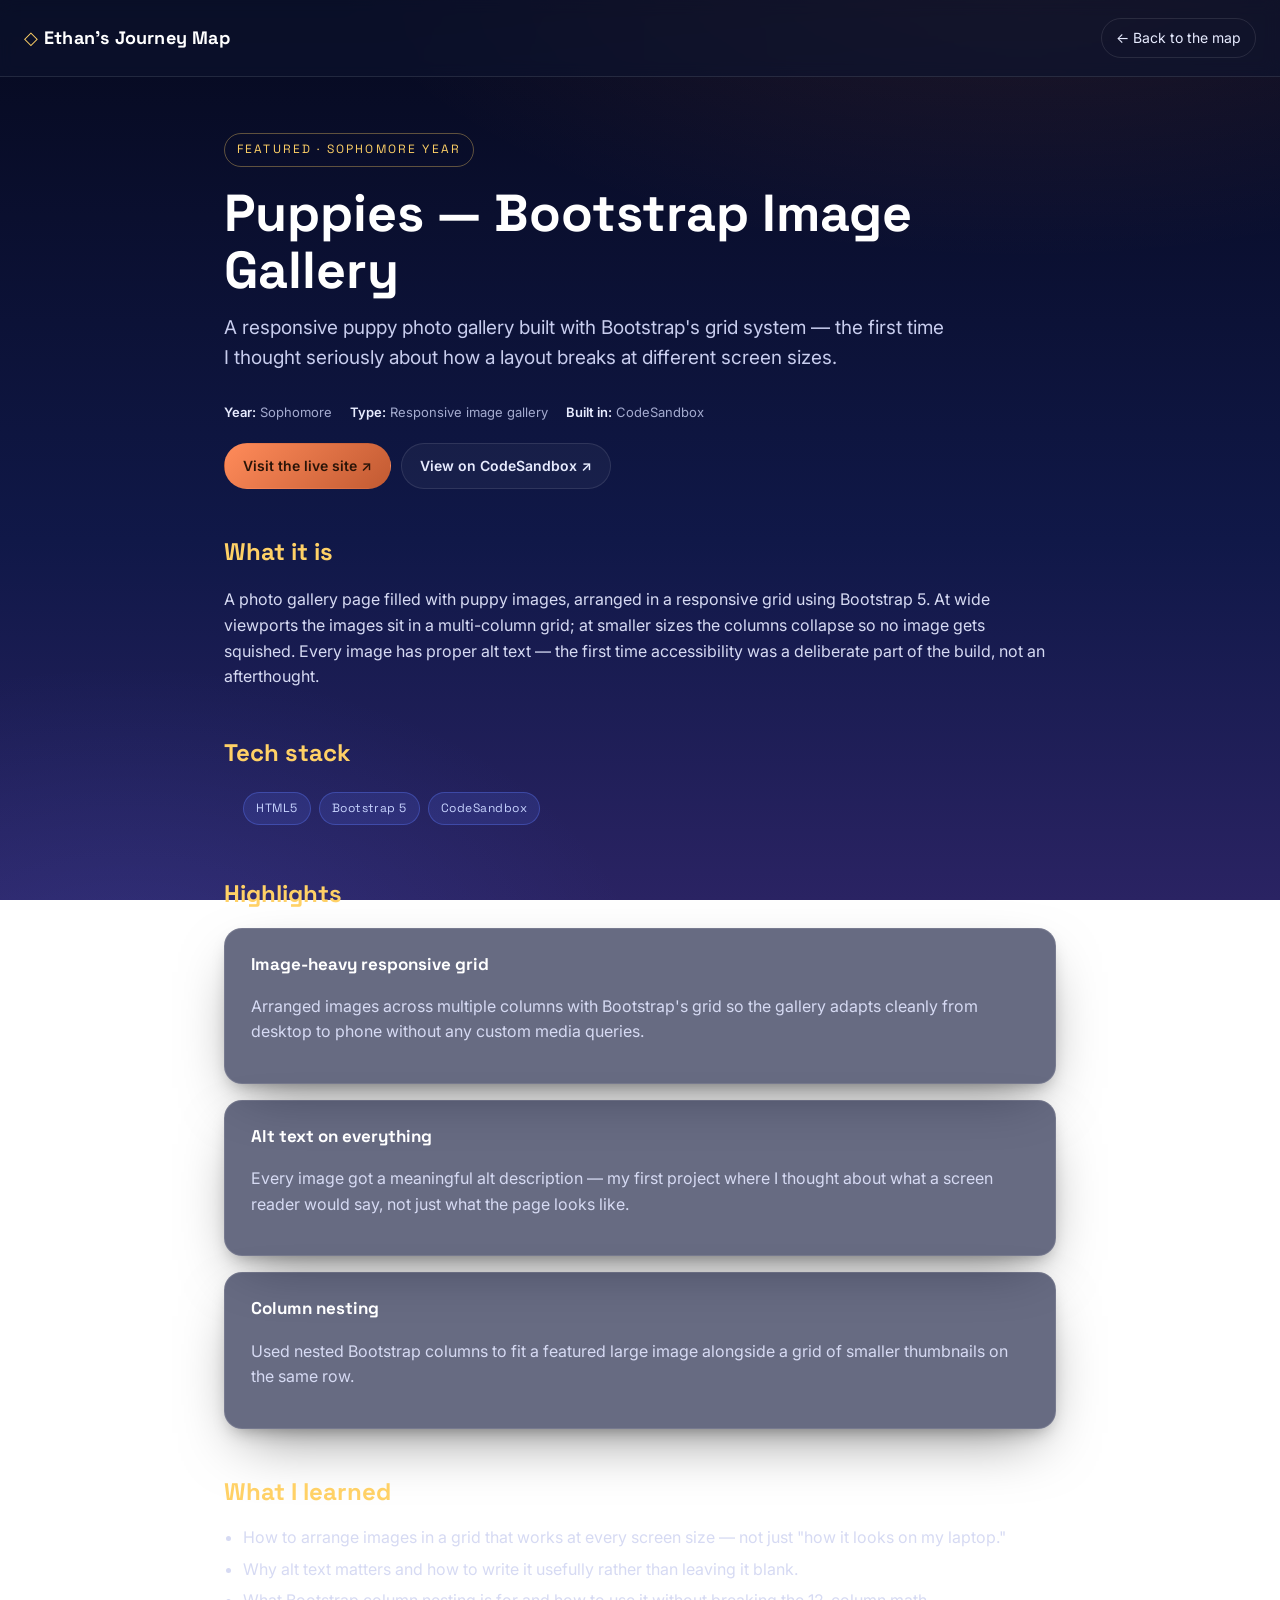
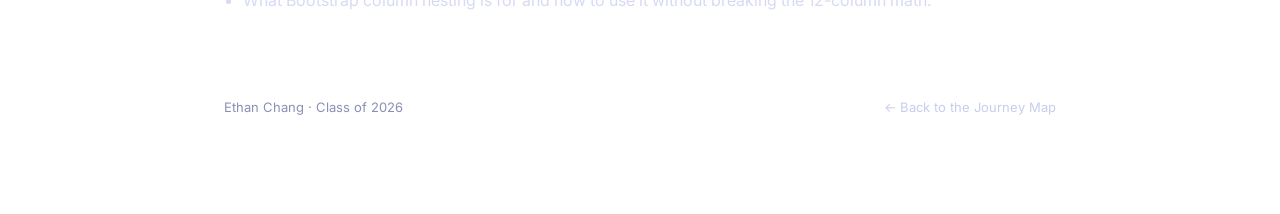
<file: projects/puppies-bootstrap-image-gallery.html>
<!DOCTYPE html>
<html lang="en">
<head>
  <meta charset="UTF-8" />
  <meta name="viewport" content="width=device-width, initial-scale=1.0" />
  <title>Puppies — Bootstrap Image Gallery · Ethan Chang</title>
  <link rel="preconnect" href="https://fonts.googleapis.com" />
  <link rel="preconnect" href="https://fonts.gstatic.com" crossorigin />
  <link href="https://fonts.googleapis.com/css2?family=Inter:wght@400;500;600;700&family=Space+Grotesk:wght@500;600;700&display=swap" rel="stylesheet" />
  <link rel="stylesheet" href="./project-page.css" />
</head>
<body>
  <header class="pp-topbar">
    <a href="../index.html" class="pp-brand"><span>◇</span>Ethan's Journey Map</a>
    <a href="../index.html" class="pp-back">← Back to the map</a>
  </header>

  <main class="pp-wrap">
    <span class="pp-eyebrow">Featured · Sophomore Year</span>
    <h1 class="pp-title">Puppies — Bootstrap Image Gallery</h1>
    <p class="pp-lede">
      A responsive puppy photo gallery built with Bootstrap's grid
      system — the first time I thought seriously about how a layout
      breaks at different screen sizes.
    </p>

    <div class="pp-meta">
      <span><strong>Year:</strong> Sophomore</span>
      <span><strong>Type:</strong> Responsive image gallery</span>
      <span><strong>Built in:</strong> CodeSandbox</span>
    </div>

    <div class="pp-actions">
      <a class="pp-btn pp-btn--primary" href="https://4t64xq.csb.app/" target="_blank" rel="noopener">Visit the live site ↗</a>
      <a class="pp-btn" href="https://codesandbox.io/p/sandbox/puppies-part1-bootstrap-grid-image-gallery-practice-ethan-chang-4t64xq" target="_blank" rel="noopener">View on CodeSandbox ↗</a>
    </div>

    <section class="pp-section">
      <h2>What it is</h2>
      <p>
        A photo gallery page filled with puppy images, arranged in a
        responsive grid using Bootstrap 5. At wide viewports the images
        sit in a multi-column grid; at smaller sizes the columns collapse
        so no image gets squished. Every image has proper alt text — the
        first time accessibility was a deliberate part of the build, not
        an afterthought.
      </p>
    </section>

    <section class="pp-section">
      <h2>Tech stack</h2>
      <ul class="pp-stack">
        <li>HTML5</li>
        <li>Bootstrap 5</li>
        <li>CodeSandbox</li>
      </ul>
    </section>

    <section class="pp-section">
      <h2>Highlights</h2>
      <div class="pp-card">
        <h3>Image-heavy responsive grid</h3>
        <p>Arranged images across multiple columns with Bootstrap's grid
        so the gallery adapts cleanly from desktop to phone without any
        custom media queries.</p>
      </div>
      <div class="pp-card">
        <h3>Alt text on everything</h3>
        <p>Every image got a meaningful alt description — my first project
        where I thought about what a screen reader would say, not just
        what the page looks like.</p>
      </div>
      <div class="pp-card">
        <h3>Column nesting</h3>
        <p>Used nested Bootstrap columns to fit a featured large image
        alongside a grid of smaller thumbnails on the same row.</p>
      </div>
    </section>

    <section class="pp-section">
      <h2>What I learned</h2>
      <ul>
        <li>How to arrange images in a grid that works at every screen
        size — not just "how it looks on my laptop."</li>
        <li>Why alt text matters and how to write it usefully rather
        than leaving it blank.</li>
        <li>What Bootstrap column nesting is for and how to use it
        without breaking the 12-column math.</li>
      </ul>
    </section>

    <footer class="pp-footer">
      <span>Ethan Chang · Class of 2026</span>
      <a href="../index.html">← Back to the Journey Map</a>
    </footer>
  </main>
</body>
</html>
</file>
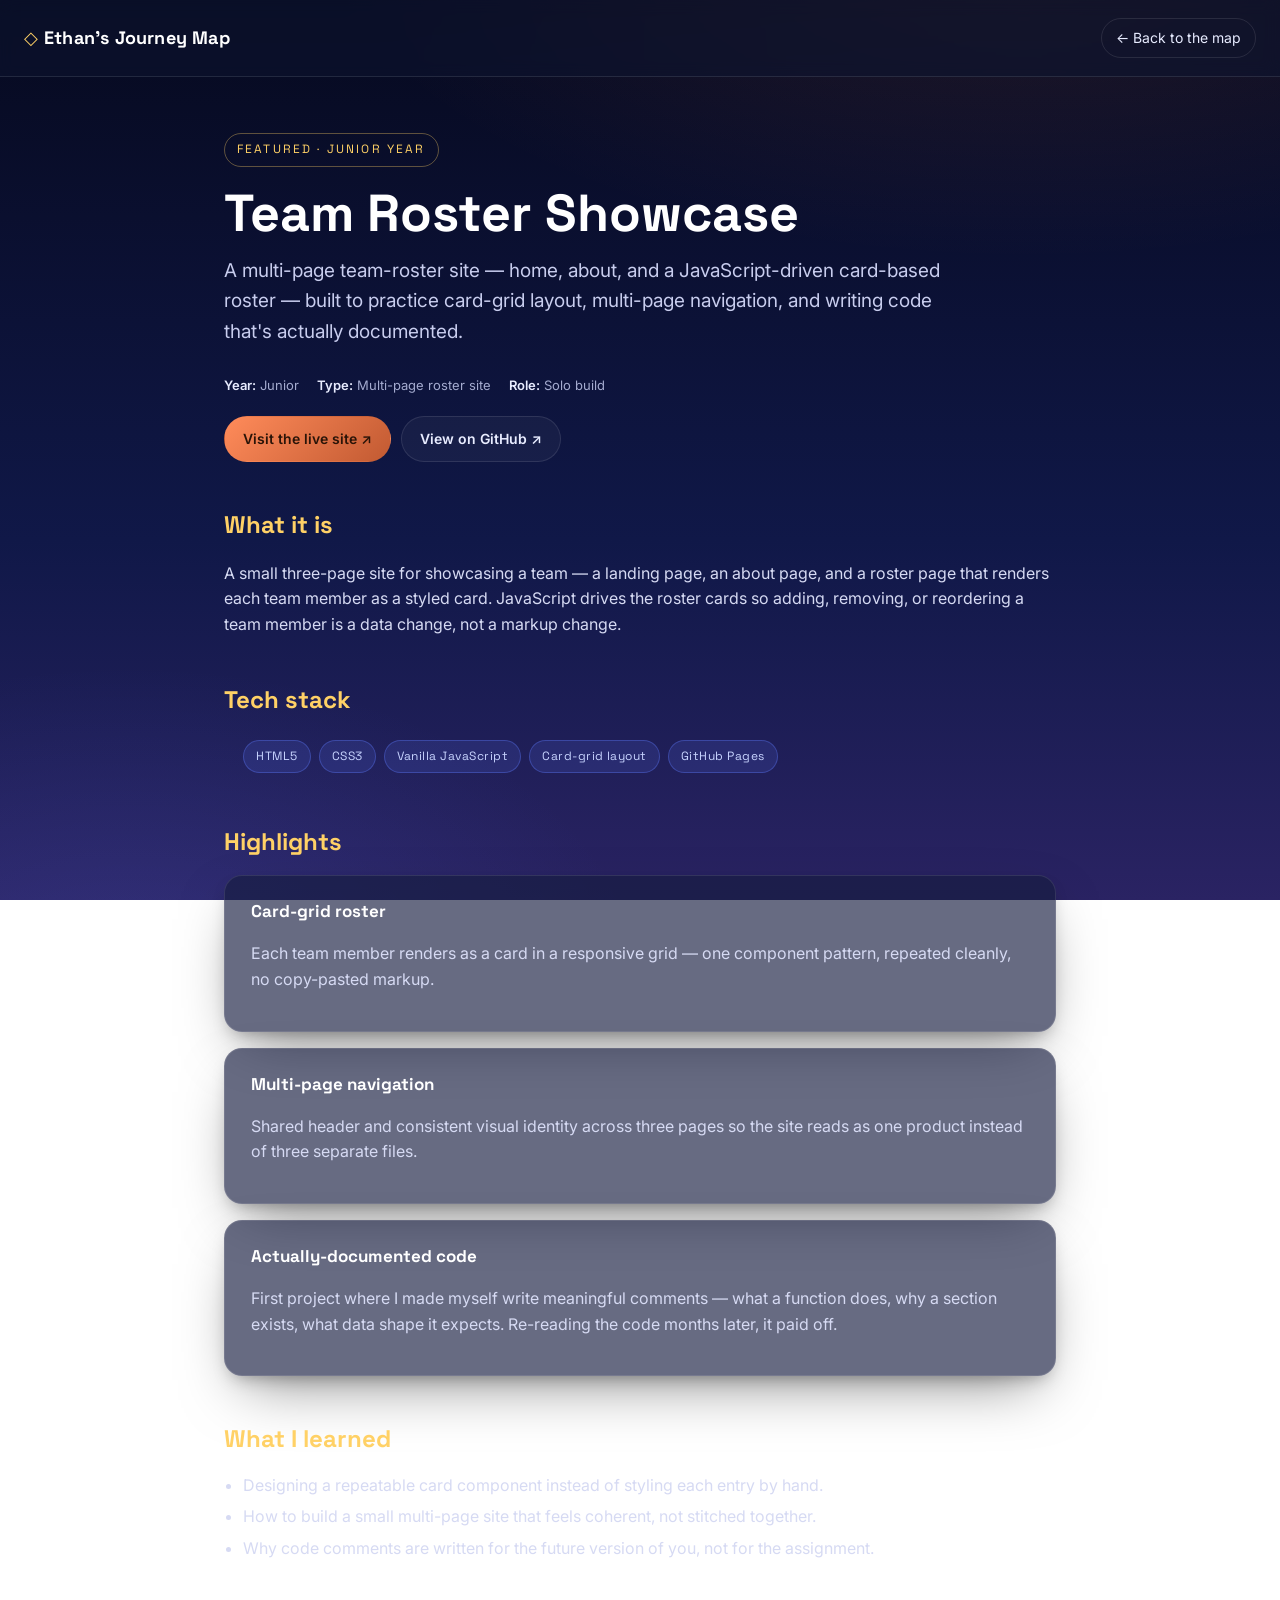
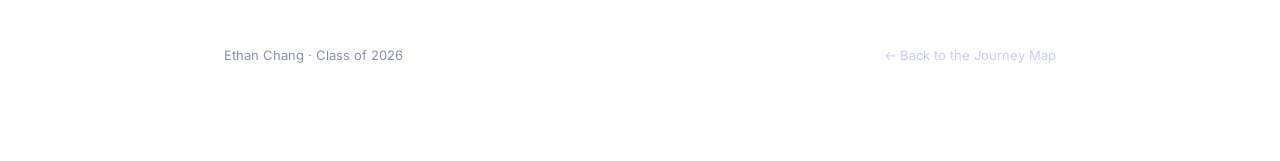
<file: projects/team-roster-showcase.html>
<!DOCTYPE html>
<html lang="en">
<head>
  <meta charset="UTF-8" />
  <meta name="viewport" content="width=device-width, initial-scale=1.0" />
  <title>Team Roster Showcase · Ethan Chang</title>
  <link rel="preconnect" href="https://fonts.googleapis.com" />
  <link rel="preconnect" href="https://fonts.gstatic.com" crossorigin />
  <link href="https://fonts.googleapis.com/css2?family=Inter:wght@400;500;600;700&family=Space+Grotesk:wght@500;600;700&display=swap" rel="stylesheet" />
  <link rel="stylesheet" href="./project-page.css" />
</head>
<body>
  <header class="pp-topbar">
    <a href="../index.html" class="pp-brand"><span>◇</span>Ethan's Journey Map</a>
    <a href="../index.html" class="pp-back">← Back to the map</a>
  </header>

  <main class="pp-wrap">
    <span class="pp-eyebrow">Featured · Junior Year</span>
    <h1 class="pp-title">Team Roster Showcase</h1>
    <p class="pp-lede">
      A multi-page team-roster site — home, about, and a JavaScript-driven
      card-based roster — built to practice card-grid layout, multi-page
      navigation, and writing code that's actually documented.
    </p>

    <div class="pp-meta">
      <span><strong>Year:</strong> Junior</span>
      <span><strong>Type:</strong> Multi-page roster site</span>
      <span><strong>Role:</strong> Solo build</span>
    </div>

    <div class="pp-actions">
      <a class="pp-btn pp-btn--primary" href="https://ethanchang13.github.io/Team-Roster-Showcase/" target="_blank" rel="noopener">Visit the live site ↗</a>
      <a class="pp-btn" href="https://github.com/ethanchang13/Team-Roster-Showcase" target="_blank" rel="noopener">View on GitHub ↗</a>
    </div>

    <section class="pp-section">
      <h2>What it is</h2>
      <p>
        A small three-page site for showcasing a team — a landing page,
        an about page, and a roster page that renders each team member
        as a styled card. JavaScript drives the roster cards so adding,
        removing, or reordering a team member is a data change, not a
        markup change.
      </p>
    </section>

    <section class="pp-section">
      <h2>Tech stack</h2>
      <ul class="pp-stack">
        <li>HTML5</li>
        <li>CSS3</li>
        <li>Vanilla JavaScript</li>
        <li>Card-grid layout</li>
        <li>GitHub Pages</li>
      </ul>
    </section>

    <section class="pp-section">
      <h2>Highlights</h2>
      <div class="pp-card">
        <h3>Card-grid roster</h3>
        <p>Each team member renders as a card in a responsive grid — one
        component pattern, repeated cleanly, no copy-pasted markup.</p>
      </div>
      <div class="pp-card">
        <h3>Multi-page navigation</h3>
        <p>Shared header and consistent visual identity across three
        pages so the site reads as one product instead of three separate
        files.</p>
      </div>
      <div class="pp-card">
        <h3>Actually-documented code</h3>
        <p>First project where I made myself write meaningful comments —
        what a function does, why a section exists, what data shape it
        expects. Re-reading the code months later, it paid off.</p>
      </div>
    </section>

    <section class="pp-section">
      <h2>What I learned</h2>
      <ul>
        <li>Designing a repeatable card component instead of styling each
        entry by hand.</li>
        <li>How to build a small multi-page site that feels coherent,
        not stitched together.</li>
        <li>Why code comments are written for the future version of you,
        not for the assignment.</li>
      </ul>
    </section>

    <footer class="pp-footer">
      <span>Ethan Chang · Class of 2026</span>
      <a href="../index.html">← Back to the Journey Map</a>
    </footer>
  </main>
</body>
</html>
</file>
<file: style.css>
/* =============================================================
   Journey Map Portfolio — style.css
   Custom palette + custom illustrated map look. No frameworks.
   ============================================================= */

/* ---------- Design tokens ---------- */
:root {
  --navy:        #0e1430;   /* deep navy background */
  --navy-2:      #161d3f;
  --navy-3:      #222a55;
  --road:        #e7d6a6;   /* warm road beige */
  --road-stripe: #fff6dc;
  --map-bg:      #14224a;   /* base map color */
  --map-grass:   #2f5d4a;   /* soft green */
  --map-grass-2: #3d7a5e;
  --map-water:   #2c4f8a;
  --tree:        #234e3d;
  --accent:      #ff8b5a;   /* bright accent (markers, car) */
  --accent-2:    #ffd166;
  --accent-dark: #c25a32;
  --cream:       #fff7ec;   /* modal cards */
  --ink:         #1a2240;
  --ink-soft:    #4a5078;
  --ink-mute:    #8a90b3;
  --line:        rgba(255,255,255,.10);

  --shadow-card: 0 24px 60px -20px rgba(0,0,0,.5), 0 8px 18px -8px rgba(0,0,0,.35);
  --shadow-soft: 0 10px 30px -12px rgba(0,0,0,.4);

  --radius-lg: 22px;
  --radius-md: 14px;
  --radius-sm: 10px;

  --font-display: 'Space Grotesk', system-ui, sans-serif;
  --font-body: 'Inter', system-ui, sans-serif;

  --ease: cubic-bezier(.22,.61,.36,1);
}

/* ---------- Base ---------- */
* { box-sizing: border-box; }
[hidden] { display: none !important; }
html, body { margin: 0; padding: 0; height: 100%; }
body {
  font-family: var(--font-body);
  background: var(--navy);
  color: #e8ecff;
  overflow: hidden;
  -webkit-font-smoothing: antialiased;
  text-rendering: optimizeLegibility;
}
button { font-family: inherit; cursor: pointer; }
kbd {
  font-family: var(--font-display);
  background: rgba(255,255,255,.08);
  border: 1px solid rgba(255,255,255,.2);
  border-bottom-width: 2px;
  border-radius: 6px;
  padding: 2px 7px;
  font-size: .82em;
  color: #fff;
  letter-spacing: .02em;
}
.accent { color: var(--accent-2); }

/* =============================================================
   WELCOME OVERLAY
   ============================================================= */
.welcome {
  position: fixed; inset: 0; z-index: 60;
  display: grid; place-items: center;
  background:
    radial-gradient(900px 600px at 30% 20%, rgba(255,139,90,.18), transparent 60%),
    radial-gradient(800px 600px at 80% 80%, rgba(255,209,102,.10), transparent 60%),
    var(--navy);
  padding: 24px;
  animation: fade-in .5s var(--ease);
}
.welcome__card {
  max-width: 620px;
  background: linear-gradient(180deg, rgba(255,255,255,.04), rgba(255,255,255,.02));
  border: 1px solid var(--line);
  border-radius: var(--radius-lg);
  padding: 36px 36px 32px;
  text-align: center;
  backdrop-filter: blur(6px);
  box-shadow: var(--shadow-card);
}
.welcome__eyebrow {
  display: inline-block;
  font-family: var(--font-display);
  font-size: 12px; letter-spacing: .18em; text-transform: uppercase;
  color: var(--accent-2);
  padding: 6px 12px;
  border: 1px solid rgba(255,209,102,.35);
  border-radius: 999px;
  margin-bottom: 18px;
}
.welcome__title {
  font-family: var(--font-display);
  font-size: clamp(28px, 4.6vw, 44px);
  margin: 4px 0 14px;
  line-height: 1.05;
  letter-spacing: -.01em;
}
.welcome__lede {
  font-size: 16px; line-height: 1.6; color: #c7cdf0;
  margin: 0 auto 22px;
  max-width: 48ch;
}
.welcome__keys {
  display: flex; flex-wrap: wrap; justify-content: center;
  gap: 8px 18px; padding: 0; margin: 0 0 22px;
  list-style: none; font-size: 13px; color: #c7cdf0;
}
.welcome__keys li { display: inline-flex; align-items: center; gap: 6px; }
.welcome__hint { color: var(--ink-mute); font-size: 12px; margin: 14px 0 0; }

.btn {
  display: inline-flex; align-items: center; gap: 8px;
  border: 0; border-radius: 999px;
  padding: 14px 24px;
  font-family: var(--font-display);
  font-weight: 600; font-size: 15px;
  transition: transform .2s var(--ease), box-shadow .2s var(--ease), background .2s;
}
.btn--primary {
  background: var(--accent); color: #2a1408;
  box-shadow: 0 10px 24px -10px rgba(255,139,90,.7);
}
.btn--primary:hover { transform: translateY(-1px); background: #ff9a6e; }
.btn--ghost {
  background: rgba(255,255,255,.06); color: #e8ecff;
  border: 1px solid var(--line);
}
.btn--ghost:hover { background: rgba(255,255,255,.1); }

/* =============================================================
   TOP HUD NAV
   ============================================================= */
.hud-top {
  position: fixed; top: 0; left: 0; right: 0; z-index: 30;
  display: flex; align-items: center; justify-content: space-between;
  padding: 14px 22px;
  background: linear-gradient(180deg, rgba(14,20,48,.85), rgba(14,20,48,0));
  pointer-events: none;
}
.hud-top > * { pointer-events: auto; }
.brand {
  display: inline-flex; align-items: center; gap: 10px;
  text-decoration: none; color: #fff;
  font-family: var(--font-display); font-weight: 700;
  background: rgba(14,20,48,.7);
  padding: 10px 14px; border-radius: 999px;
  border: 1px solid var(--line);
}
.brand__mark { color: var(--accent-2); font-size: 18px; }
.hud-nav {
  display: flex; gap: 4px;
  background: rgba(14,20,48,.7);
  padding: 6px;
  border-radius: 999px;
  border: 1px solid var(--line);
  backdrop-filter: blur(6px);
}
.hud-nav__link {
  background: transparent; border: 0; color: #d1d6f2;
  padding: 8px 14px; border-radius: 999px;
  font-size: 13px; font-weight: 500;
  transition: background .2s, color .2s;
}
.hud-nav__link:hover { background: rgba(255,255,255,.08); color: #fff; }

/* =============================================================
   MAP VIEW
   ============================================================= */
.map-view {
  position: relative;
  width: 100vw; height: 100vh;
  overflow: hidden;
  background: #06091e;
}
/* Parallax layers — each is a wide horizontal "world" the JS translates
   at a different speed. Sky scrolls slowest, mountains medium, world 1x. */
.sky-layer, .mountains-layer, .map-world {
  position: absolute; left: 0; top: 0;
  height: 100%;
  aspect-ratio: 3600 / 900;
  will-change: transform;
  transform: translate(0, 0);
}
.sky-layer       { z-index: 1; }
.mountains-layer { z-index: 2; }
.map-world       { z-index: 3; }
.sky-svg, .map {
  display: block;
  width: 100%; height: 100%;
}

/* ---------- Twinkling stars (DOM, generated by JS) ---------- */
.stars { position: absolute; inset: 0; pointer-events: none; }
.star {
  position: absolute;
  width: 2px; height: 2px;
  background: #fff;
  border-radius: 50%;
  opacity: .8;
  animation: twinkle var(--dur, 3s) ease-in-out var(--delay, 0s) infinite;
  box-shadow: 0 0 4px #fff;
}
.star.is-big { width: 3px; height: 3px; box-shadow: 0 0 6px #fff, 0 0 14px #aac8ff; }
@keyframes twinkle {
  0%, 100% { opacity: .25; transform: scale(.7); }
  50%      { opacity: 1;   transform: scale(1.2); }
}

/* ---------- Shooting stars ----------
   Streaks UPWARD (and slightly to the right) like a slow rising
   meteor / lantern trail, instead of the previous downward drift.
   The bar is rotated so its bright "head" leads the motion vector
   and the transparent tail trails behind. Slower duration and a
   longer visible window so each streak reads clearly. */
.shooter {
  position: absolute;
  width: 180px; height: 2px;
  background: linear-gradient(90deg, transparent, rgba(255,255,255,.85) 80%, #fff);
  filter: blur(.4px);
  opacity: 0;
  pointer-events: none;
  animation: shoot 14s linear infinite;
}
/* Place starts in the LOWER half of the sky so they have room to
   streak upward into the upper sky without clipping out of view. */
.shooter--1 { top: 55%; left: 14%; animation-delay: 0s; }
.shooter--2 { top: 68%; left: 42%; animation-delay: 5s;  animation-duration: 16s; }
.shooter--3 { top: 50%; left: 70%; animation-delay: 9s;  animation-duration: 18s; }
@keyframes shoot {
  /* Gentle ~25° upward rake. Motion vector (+440, -200) gives a
     long shallow streak instead of a near-vertical spike. The bar
     is rotated -24deg so the bright "head" leads the motion and
     the transparent tail trails behind. */
  0%   { opacity: 0; transform: translate(0, 0)          rotate(-24deg); animation-timing-function: cubic-bezier(.25,.6,.4,1); }
  2%   { opacity: 1; }
  20%  { opacity: 1; transform: translate(440px, -200px) rotate(-24deg); }
  22%  { opacity: 0; transform: translate(440px, -200px) rotate(-24deg); }
  100% { opacity: 0; transform: translate(440px, -200px) rotate(-24deg); }
}

/* ---------- Drifting clouds ----------
   Each cloud is rendered from an inline-SVG silhouette via a CSS
   mask, so we get a true puffy-cumulus outline (multiple bumps on
   top, smooth concave underside) instead of stacked circles. The
   element itself is just a coloured rectangle that the mask cuts
   into a cloud shape — that lets `--cloud-color` swap between dark
   and light themes without changing the silhouette. */
.cloud {
  position: absolute;
  width: 200px; height: 90px;
  --cloud-color: rgba(255,255,255,.12);
  background-color: var(--cloud-color);
  -webkit-mask-image: var(--cloud-mask);
          mask-image: var(--cloud-mask);
  -webkit-mask-repeat: no-repeat;
          mask-repeat: no-repeat;
  -webkit-mask-size: 100% 100%;
          mask-size: 100% 100%;
  --cloud-mask: url("data:image/svg+xml;utf8,<svg xmlns='http://www.w3.org/2000/svg' viewBox='0 0 200 100' preserveAspectRatio='none'><path d='M 30 78 C 8 78 4 56 22 50 C 14 30 38 18 54 32 C 60 12 92 10 102 30 C 110 14 140 18 144 38 C 168 36 184 58 166 72 C 158 88 110 92 80 80 C 60 90 40 88 30 78 Z' fill='white'/></svg>");
  filter: blur(.6px);
  pointer-events: none;
  animation: cloud-drift 60s linear infinite;
}
/* Variant masks so each cloud has a slightly different silhouette
   instead of the same stamp repeated across the sky. */
.cloud--2 {
  --cloud-mask: url("data:image/svg+xml;utf8,<svg xmlns='http://www.w3.org/2000/svg' viewBox='0 0 220 110' preserveAspectRatio='none'><path d='M 26 86 C 4 84 4 60 24 56 C 18 32 50 22 64 38 C 74 18 100 18 110 34 C 122 18 152 22 158 42 C 178 38 196 56 188 72 C 200 84 184 96 162 92 C 148 104 110 104 86 92 C 60 102 38 96 26 86 Z' fill='white'/></svg>");
}
.cloud--3 {
  --cloud-mask: url("data:image/svg+xml;utf8,<svg xmlns='http://www.w3.org/2000/svg' viewBox='0 0 200 100' preserveAspectRatio='none'><path d='M 28 80 C 10 78 6 56 26 52 C 22 32 46 24 60 38 C 70 18 96 22 104 36 C 116 22 142 28 144 46 C 168 46 178 64 162 76 C 152 90 102 90 78 80 C 56 88 38 86 28 80 Z' fill='white'/></svg>");
}
.cloud--4 {
  --cloud-mask: url("data:image/svg+xml;utf8,<svg xmlns='http://www.w3.org/2000/svg' viewBox='0 0 240 110' preserveAspectRatio='none'><path d='M 30 88 C 8 84 6 60 28 56 C 22 34 52 24 66 40 C 76 20 104 18 116 36 C 130 20 162 24 168 44 C 192 40 214 58 204 76 C 220 90 196 100 170 96 C 156 108 110 108 86 96 C 58 106 38 100 30 88 Z' fill='white'/></svg>");
}
.cloud--1 { top: 18%; left: 10%; }
.cloud--2 { top: 14%; left: 42%; width: 240px; height: 100px; animation-duration: 80s; }
.cloud--3 { top: 24%; left: 70%; width: 200px; height: 92px; animation-duration: 70s; animation-delay: -25s; }
.cloud--4 { top: 30%; left: 22%; width: 260px; height: 110px; animation-duration: 90s; animation-delay: -40s; }
@keyframes cloud-drift {
  0%   { transform: translateX(0); }
  100% { transform: translateX(140px); }
}
.kbd-arrow {
  display: inline-grid; place-items: center;
  min-width: 22px; padding: 2px 4px;
  font-size: 13px; line-height: 1;
}

/* ---------- Lamppost glow flicker ---------- */
.lamp-bulb {
  filter: drop-shadow(0 0 6px #ffe9a8) drop-shadow(0 0 14px #ffd166);
  animation: lamp-flicker 4s ease-in-out infinite;
  transform-origin: center;
}
@keyframes lamp-flicker {
  0%, 100% { opacity: 1; }
  47%      { opacity: 1; }
  48%      { opacity: .55; }
  49%      { opacity: 1; }
  82%      { opacity: 1; }
  83%      { opacity: .7; }
  84%      { opacity: 1; }
}

/* ---------- Tree sway ---------- */
.tree { animation: sway 5s ease-in-out infinite; }
.tree:nth-child(2n) { animation-duration: 6.5s; animation-delay: -2s; }
.tree:nth-child(3n) { animation-duration: 4.2s; animation-delay: -1s; }
@keyframes sway {
  0%, 100% { transform: rotate(-1.5deg); }
  50%      { transform: rotate(1.5deg); }
}

/* ---------- Castle beam rotation ---------- */
.castle-beam { animation: beam-spin 6s linear infinite; transform-origin: 3452px 478px; }
@keyframes beam-spin {
  0%   { transform: rotate(-30deg); }
  100% { transform: rotate(330deg); }
}

/* ---------- Rocket flame flicker ---------- */
.rocket-flame {
  transform-origin: 3000px 660px;
  animation: flame-flicker .15s linear infinite;
  filter: drop-shadow(0 0 8px #ffb24c);
}
@keyframes flame-flicker {
  0%, 100% { transform: scale(1, 1); }
  50%      { transform: scale(1.15, 1.4); }
}

/* ---------- ROCKET LAUNCH SEQUENCE ---------- */
/* Vehicle group lifts off the pad. */
.rocket-vehicle { transform-origin: 3000px 660px; }
.rocket-pad.is-launching .rocket-vehicle {
  animation: rocket-liftoff 4.6s cubic-bezier(.35, 0, .9, .9) forwards;
}
@keyframes rocket-liftoff {
  0%   { transform: translateY(0)     scale(1); }
  8%   { transform: translateY(-4px)  scale(1); }     /* pad shake */
  12%  { transform: translateY(2px)   scale(1); }
  16%  { transform: translateY(-2px)  scale(1); }
  100% { transform: translateY(-1100px) scale(.85); } /* zooms off-screen */
}
/* Flame grows huge during launch. */
.rocket-pad.is-launching .rocket-flame {
  animation: rocket-flame-burst .15s linear infinite;
  filter: drop-shadow(0 0 24px #ff6a3a) drop-shadow(0 0 12px #ffd166);
}
@keyframes rocket-flame-burst {
  0%, 100% { transform: scale(2.4, 4.5); }
  50%      { transform: scale(3.1, 5.6); }
}
/* Smoke billows out at the base. */
.rocket-pad.is-launching .rocket-smoke circle {
  animation: smoke-puff 3s ease-out forwards;
}
.rocket-pad.is-launching .rocket-smoke circle:nth-child(1) { animation-delay: .05s; }
.rocket-pad.is-launching .rocket-smoke circle:nth-child(2) { animation-delay: .15s; }
.rocket-pad.is-launching .rocket-smoke circle:nth-child(3) { animation-delay: .10s; }
.rocket-pad.is-launching .rocket-smoke circle:nth-child(4) { animation-delay: .25s; }
.rocket-pad.is-launching .rocket-smoke circle:nth-child(5) { animation-delay: .20s; }
@keyframes smoke-puff {
  0%   { opacity: 0;   transform: scale(0.3); }
  20%  { opacity: .85; transform: scale(1.6) translateY(-4px); }
  100% { opacity: 0;   transform: scale(3.4) translateY(-30px); }
}

/* ---------- Hot air balloons ---------- */
.balloon {
  position: absolute;
  width: 60px; height: 90px;
  top: 0; left: 0;
  animation: balloon-drift linear infinite, balloon-bob ease-in-out infinite;
  filter: drop-shadow(0 4px 6px rgba(0,0,0,.35));
  will-change: transform;
}
.balloon svg { width: 100%; height: 100%; display: block; }
.balloon--1 { animation-duration: 70s, 4s;  animation-delay: -10s, 0s;  top: 12%; }
.balloon--2 { animation-duration: 90s, 5s;  animation-delay: -45s, -1s; top: 28%; }
.balloon--3 { animation-duration: 80s, 4.5s;animation-delay: -75s, -2s; top: 18%; }
@keyframes balloon-drift {
  0%   { transform: translateX(-10vw) translateY(0); }
  100% { transform: translateX(110vw) translateY(0); }
}
@keyframes balloon-bob {
  0%, 100% { margin-top: 0; }
  50%      { margin-top: 8px; }
}

/* ---------- Bird flock (V formation, drifts across sky) ---------- */
.flock {
  position: absolute;
  top: 18%; left: 0;
  width: 120px; height: 60px;
  animation: flock-drift 38s linear infinite;
  animation-delay: -8s;
  pointer-events: none;
}
.bird {
  position: absolute;
  width: 14px; height: 6px;
  display: block;
}
.bird::before, .bird::after {
  content: ''; position: absolute; top: 0; left: 50%;
  width: 8px; height: 6px;
  border-top: 1.5px solid #1a1530;
  transform-origin: 0 50%;
  animation: bird-flap 0.45s ease-in-out infinite;
}
.bird::before { transform: rotate(-30deg); border-top-left-radius: 8px; }
.bird::after  { transform: rotate(210deg); border-top-right-radius: 8px; animation-delay: 0s; }
.bird--1 { left: 60px; top: 0;  }
.bird--2 { left: 48px; top: 8px; }
.bird--3 { left: 72px; top: 8px; }
.bird--4 { left: 36px; top: 16px; }
.bird--5 { left: 84px; top: 16px; }
.bird--6 { left: 24px; top: 24px; }
.bird--7 { left: 96px; top: 24px; }
@keyframes flock-drift {
  0%   { transform: translateX(-15vw) translateY(0); }
  50%  { transform: translateX(50vw)  translateY(-20px); }
  100% { transform: translateX(115vw) translateY(0); }
}
@keyframes bird-flap {
  0%, 100% { transform: rotate(-30deg) scaleY(1); }
  50%      { transform: rotate(-10deg) scaleY(.5); }
}
.bird::after { animation-name: bird-flap-r; }
@keyframes bird-flap-r {
  0%, 100% { transform: rotate(210deg) scaleY(1); }
  50%      { transform: rotate(190deg) scaleY(.5); }
}

/* ---------- Fireworks ---------- */
.fireworks { position: absolute; inset: 0; pointer-events: none; overflow: hidden; }
.firework {
  position: absolute;
  width: 4px; height: 4px;
  border-radius: 50%;
  animation: firework-spark 1.4s ease-out forwards;
  pointer-events: none;
  will-change: transform, opacity;
}
@keyframes firework-spark {
  0%   { opacity: 1;   transform: translate(0, 0) scale(1.5); }
  60%  { opacity: 1;   transform: translate(var(--dx), var(--dy)) scale(1); }
  100% { opacity: 0;   transform: translate(calc(var(--dx) * 1.15), calc(var(--dy) * 1.15 + 14px)) scale(.4); }
}
.firework-trail {
  position: absolute;
  width: 3px; height: 3px;
  border-radius: 50%;
  background: #fff5d4;
  box-shadow: 0 0 6px #ffd166;
  animation: firework-rise 0.8s cubic-bezier(.2,.7,.4,1) forwards;
}
@keyframes firework-rise {
  0%   { opacity: 1; transform: translateY(0); }
  100% { opacity: 0; transform: translateY(var(--rise, -120px)); }
}

/* ---------- Tire trail particles ---------- */
.particles { position: absolute; inset: 0; pointer-events: none; }
.particle {
  position: absolute;
  width: 4px; height: 4px;
  border-radius: 50%;
  background: rgba(220, 220, 240, .55);
  animation: particle-fade 1s ease-out forwards;
  pointer-events: none;
}
@keyframes particle-fade {
  0%   { opacity: .65; transform: scale(1); }
  100% { opacity: 0;   transform: scale(2.6); }
}

/* ---------- Top-right icon buttons (mute, day/night) ---------- */
.icon-btn {
  position: fixed; top: 16px;
  z-index: 25;
  width: 40px; height: 40px;
  border-radius: 50%;
  border: 1px solid var(--line);
  background: rgba(14,20,48,.78);
  color: var(--accent-2);
  display: grid; place-items: center;
  cursor: pointer;
  backdrop-filter: blur(6px);
  transition: transform .15s var(--ease), background .2s, color .2s;
  padding: 0;
}
.icon-btn:hover { transform: scale(1.08); color: #fff; background: rgba(14,20,48,.95); }
.icon-btn svg  { width: 20px; height: 20px; display: block; }

.mute-btn { right: 16px; }
.mute-btn .mute-btn__off { display: none; }
body.is-muted .mute-btn { color: #ff6a6a; }
body.is-muted .mute-btn .mute-btn__on  { display: none; }
body.is-muted .mute-btn .mute-btn__off { display: block; }

.day-btn  { right: 64px; }
.day-btn .day-btn__sun  { display: none; }
body.is-day .day-btn { color: #ffd166; background: rgba(255,255,255,.85); }
body.is-day .day-btn .day-btn__moon { display: none; }
body.is-day .day-btn .day-btn__sun  { display: block; }

/* ---------- DAY MODE OVERRIDES ----------
   Toggle every "night" element off and reveal the "day" elements.
   Keeps the world art (buildings, trees, etc.) but bathes it in
   sunlight: brighter sky, no stars/aurora/moon, dimmed lamp halos
   and beams, sun in the sky, brighter clouds. */
/* The two sky rectangles + moon/sun groups crossfade. */
.sky-svg .sky-day  { opacity: 0; transition: opacity .8s ease; }
.sky-svg .sky-night{ opacity: 1; transition: opacity .8s ease; }
body.is-day .sky-svg .sky-day   { opacity: 1; }
body.is-day .sky-svg .sky-night { opacity: 0; }
/* Hide nighttime atmospherics during the day. */
body.is-day .stars,
body.is-day .shooter { display: none; }
/* Lamp halos and lit windows still visible but much dimmer in daylight. */
body.is-day [fill="url(#lamp-halo)"]   { opacity: .12; }
body.is-day [fill="url(#window-glow)"] { opacity: .3; }
body.is-day [fill="url(#beam-grad)"]   { opacity: 0; }
/* Soften the headlight cone in daylight. */
body.is-day .car__headlight { opacity: .15; }
/* Clouds become bright white puffs. */
body.is-day .cloud { --cloud-color: rgba(255,255,255,.96); filter: blur(.4px) drop-shadow(0 4px 8px rgba(120,140,180,.18)); }
/* Mute the rotating castle beam ring. */
body.is-day .castle-beam { display: none; }
/* Slightly brighten foreground ground for daylight. */
body.is-day #map-world { filter: saturate(1.1) brightness(1.08); }
body.is-day #mountains-layer { filter: saturate(.95) brightness(1.15); }

/* ---------- ANIMATED AMBIENT BACKGROUND ----------
   All animations below use only `transform` and `opacity` so the
   browser composites them on the GPU. Nothing here forces layout or
   paint per frame. The whole bundle adds ~zero JS-per-frame cost.

   Honors `prefers-reduced-motion` at the bottom of this block to
   disable the looping ambience for users who prefer reduced motion. */

/* Background skyline (Year 2 / Year 3 city blocks): slight
   desaturation + reduced opacity so the towers read as a distant
   background layer behind the road, not as foreground structures.
   The road is drawn LATER in the SVG so it naturally renders in
   front of these groups in z-order. */
.bg-skyline { opacity: .82; filter: saturate(.85) brightness(.94); }
body.is-day .bg-skyline { opacity: .72; filter: saturate(.7) brightness(1.05); }

/* River — discrete cresting wavelets. Each `.wavelet` is a tiny
   "~" glyph that breathes between invisible (scale 0) and full
   crest (scale 1.05) and back, with a unique delay per glyph so
   the surface looks like dozens of independent broken waves
   appearing and dissolving — not a single sliding sine wave.
   `transform-box: fill-box` + `transform-origin: center` keeps
   each glyph scaling around its own center inside the SVG. */
.wavelet {
  transform-box: fill-box;
  transform-origin: center;
  animation: wavelet-crest 3.2s ease-in-out infinite;
  will-change: transform, opacity;
}
@keyframes wavelet-crest {
  0%, 100% { transform: scale(.2);  opacity: 0;   }
  35%      { transform: scale(1);   opacity: .85; }
  65%      { transform: scale(1.05); opacity: .7; }
  85%      { transform: scale(.6);  opacity: .35; }
}
/* Stagger every wavelet so they crest at independent moments —
   no two adjacent glyphs share a phase. Durations are also varied
   so the cadence keeps shifting instead of looping in lockstep. */
.wavelet--a { animation-delay: -0.0s; animation-duration: 3.0s; }
.wavelet--b { animation-delay: -0.7s; animation-duration: 3.6s; }
.wavelet--c { animation-delay: -1.4s; animation-duration: 2.8s; }
.wavelet--d { animation-delay: -2.1s; animation-duration: 3.4s; }
.wavelet--e { animation-delay: -0.4s; animation-duration: 3.8s; }
.wavelet--f { animation-delay: -1.9s; animation-duration: 3.2s; }
.wavelet--g { animation-delay: -2.6s; animation-duration: 2.6s; }
.wavelet--h { animation-delay: -1.1s; animation-duration: 3.5s; }
.wavelet--i { animation-delay: -0.3s; animation-duration: 3.3s; }
.wavelet--j { animation-delay: -2.0s; animation-duration: 2.9s; }
.wavelet--k { animation-delay: -0.9s; animation-duration: 3.7s; }
.wavelet--l { animation-delay: -2.5s; animation-duration: 3.1s; }
.wavelet--m { animation-delay: -1.5s; animation-duration: 3.4s; }
.wavelet--n { animation-delay: -0.6s; animation-duration: 2.7s; }
.wavelet--o { animation-delay: -2.2s; animation-duration: 3.6s; }
.wavelet--p { animation-delay: -1.0s; animation-duration: 3.0s; }
.wavelet--q { animation-delay: -2.4s; animation-duration: 3.5s; }
.wavelet--r { animation-delay: -0.5s; animation-duration: 2.8s; }
.wavelet--s { animation-delay: -1.7s; animation-duration: 3.3s; }
.wavelet--t { animation-delay: -0.8s; animation-duration: 3.6s; }
.wavelet--u { animation-delay: -2.3s; animation-duration: 2.9s; }
/* The moon/sun reflection on the water shimmers (subtle horizontal
   stretch) and crossfades with day/night via the existing
   .sky-day / .sky-night opacity rules. */
.water-reflect {
  animation: water-shimmer 4.5s ease-in-out infinite;
  transform-origin: center;
  transform-box: fill-box;
  will-change: transform, opacity;
}
@keyframes water-shimmer {
  0%, 100% { transform: scaleX(1)    scaleY(1);   }
  50%      { transform: scaleX(1.12) scaleY(.85); }
}

/* Aurora — slow opacity + vertical breath. */
.aurora {
  animation: aurora-pulse 14s ease-in-out infinite;
  transform-origin: 1800px 240px;
  transform-box: view-box;
  will-change: transform, opacity;
}
@keyframes aurora-pulse {
  0%, 100% { opacity: .85; transform: scaleY(1)    translateX(0); }
  50%      { opacity: 1;   transform: scaleY(1.15) translateX(40px); }
}

/* Chimney smoke — three puffs rise + fade on a loop. They use a
   group transform-origin tied to the chimney top via CSS variables
   set inline on each <g class="smoke">. Three staggered children
   give the look of continuous emission with only 3 elements. */
.smoke {
  transform-origin: var(--smoke-x, 0) var(--smoke-y, 0);
  transform-box: view-box;
  pointer-events: none;
}
.smoke__puff {
  transform-origin: var(--smoke-x, 0) var(--smoke-y, 0);
  transform-box: view-box;
  animation: smoke-rise 4.2s linear infinite;
  opacity: 0;
  will-change: transform, opacity;
}
.smoke__puff--1 { animation-delay: 0s;    }
.smoke__puff--2 { animation-delay: 1.4s;  }
.smoke__puff--3 { animation-delay: 2.8s;  }
.smoke--delayed .smoke__puff--1 { animation-delay: .7s; }
.smoke--delayed .smoke__puff--2 { animation-delay: 2.1s; }
.smoke--delayed .smoke__puff--3 { animation-delay: 3.5s; }
@keyframes smoke-rise {
  0%   { opacity: 0;   transform: translate(var(--smoke-x), var(--smoke-y)) scale(.4); }
  15%  { opacity: .35; }
  100% { opacity: 0;   transform: translate(calc(var(--smoke-x) + 14px), calc(var(--smoke-y) - 60px)) scale(1.6); }
}

/* Splash — a tiny ring that scales + fades when the car bumps the
   river edge. Spawned briefly by JS, removed automatically. */
.splash {
  position: absolute;
  width: 36px; height: 36px;
  border-radius: 50%;
  border: 2px solid rgba(164, 200, 255, .9);
  background: radial-gradient(circle, rgba(164,200,255,.55), rgba(164,200,255,0) 70%);
  transform: translate(-50%, -50%) scale(.3);
  pointer-events: none;
  animation: splash-burst .55s ease-out forwards;
  will-change: transform, opacity;
  z-index: 6;
}
@keyframes splash-burst {
  from { transform: translate(-50%, -50%) scale(.3); opacity: 1; }
  to   { transform: translate(-50%, -50%) scale(2.2); opacity: 0; }
}

/* Reduced-motion: kill all of the above looping ambience. */
@media (prefers-reduced-motion: reduce) {
  .wavelet, .water-reflect, .aurora,
  .smoke__puff, .splash { animation: none !important; }
  .wavelet { opacity: .55; transform: none; }
  .water-reflect { transform: none; }
}

/* ---------- Speedometer ---------- */
.speedo {
  position: fixed; left: 18px; bottom: 18px;
  z-index: 24;
  background: rgba(14,20,48,.78);
  border: 1px solid var(--line);
  border-radius: 14px;
  padding: 10px 14px 8px;
  display: flex; align-items: center; gap: 12px;
  font-family: var(--font-display);
  backdrop-filter: blur(6px);
  pointer-events: none;
}
.speedo__ring {
  position: relative;
  width: 44px; height: 44px;
  border-radius: 50%;
  background:
    conic-gradient(from 135deg, #1f5d4a 0deg, #ffd166 100deg, #ff5a3a 180deg, transparent 270deg, transparent 360deg);
  padding: 4px;
}
.speedo__ring::before {
  content: '';
  position: absolute; inset: 4px;
  background: rgba(14,20,48,.95);
  border-radius: 50%;
}
.speedo__needle {
  position: absolute; left: 50%; top: 50%;
  width: 2px; height: 18px;
  background: var(--accent);
  transform-origin: 50% 100%;
  transform: translate(-50%, -100%) rotate(-135deg);
  border-radius: 2px;
  z-index: 2;
  transition: transform .12s linear;
  box-shadow: 0 0 6px var(--accent);
}
.speedo__center {
  position: absolute; left: 50%; top: 50%;
  width: 6px; height: 6px;
  background: var(--accent);
  border-radius: 50%;
  transform: translate(-50%, -50%);
  z-index: 3;
}
.speedo__label {
  display: flex; flex-direction: column;
  align-items: flex-start; line-height: 1;
}
.speedo__label > span:first-child {
  font-size: 22px; color: #fff; font-weight: 700;
}
.speedo__unit {
  font-size: 9px; color: var(--accent-2);
  letter-spacing: .14em; text-transform: uppercase;
  margin-top: 2px;
}

/* Journey progress strip (fixed across the bottom of the viewport) */
.journey-bar {
  position: fixed;
  left: 50%; bottom: 18px;
  transform: translateX(-50%);
  width: min(640px, 80vw);
  height: 26px;
  z-index: 22;
  pointer-events: none;
  font-family: var(--font-display);
  font-size: 10px; letter-spacing: .14em; text-transform: uppercase;
  color: var(--accent-2);
}
.journey-bar__track {
  position: absolute; left: 0; right: 0; top: 9px; height: 4px;
  background: rgba(255,255,255,.12);
  border-radius: 2px;
}
.journey-bar__fill {
  position: absolute; left: 0; top: 9px; height: 4px;
  width: 0;
  background: linear-gradient(90deg, var(--accent), var(--accent-2));
  border-radius: 2px;
  transition: width .15s linear;
}
.journey-bar__car {
  position: absolute; top: -2px;
  transform: translateX(-50%) rotate(90deg);
  color: var(--accent);
  font-size: 14px; line-height: 1;
  text-shadow: 0 1px 2px rgba(0,0,0,.5);
  transition: left .15s linear;
}
.journey-bar__labels {
  position: absolute; left: 0; right: 0; top: 18px;
  display: flex; justify-content: space-between;
  color: rgba(255,255,255,.55);
}

/* ---------- Markers (live INSIDE #map-world) ----------
   The marker div is sized to exactly match the pin so its CENTER lines
   up perfectly with loc.x / loc.y (which is what the proximity check
   uses). The label is absolutely positioned BELOW the pin so it doesn't
   add any height — that prevents the proximity ring from appearing
   off-center relative to where the car actually has to be. */
.markers {
  position: absolute; left: 0; top: 0;
  width: 100%; height: 100%;
  pointer-events: none;
}
.marker {
  position: absolute;
  width: 56px; height: 56px;
  transform: translate(-50%, -50%);
  pointer-events: auto;
}
.marker__pin {
  width: 56px; height: 56px;
  border-radius: 50% 50% 50% 8%;
  transform: rotate(-45deg);
  background: linear-gradient(135deg, var(--accent), var(--accent-dark));
  display: grid; place-items: center;
  box-shadow: 0 14px 24px -10px rgba(0,0,0,.6), inset 0 -4px 8px rgba(0,0,0,.2);
  border: 3px solid #fff;
  cursor: pointer;
  padding: 0;
  transition: transform .25s var(--ease), box-shadow .25s var(--ease);
  animation: pin-bob 3.4s ease-in-out infinite;
}
.marker__pin > span {
  transform: rotate(45deg);
  font-family: var(--font-display);
  color: #fff; font-weight: 700; font-size: 20px;
  text-shadow: 0 1px 2px rgba(0,0,0,.4);
}
.marker__pin:hover {
  transform: rotate(-45deg) scale(1.08);
  box-shadow: 0 18px 32px -10px rgba(0,0,0,.7), inset 0 -4px 8px rgba(0,0,0,.2);
}
.marker__label {
  position: absolute;
  top: 100%; left: 50%;
  transform: translateX(-50%);
  margin-top: 10px;
  font-family: var(--font-display); font-weight: 600;
  font-size: 13px; color: #fff;
  background: rgba(14,20,48,.85);
  padding: 4px 10px; border-radius: 999px;
  border: 1px solid var(--line);
  white-space: nowrap;
}
.marker__ring {
  position: absolute; left: 50%; top: 50%;
  transform: translate(-50%, -50%);
  width: 130px; height: 130px;
  border-radius: 50%;
  border: 2px dashed var(--accent-2);
  opacity: 0; transition: opacity .25s var(--ease);
  pointer-events: none;
  animation: ring-spin 8s linear infinite;
}
.marker.is-near .marker__ring { opacity: .9; }
.marker.is-visited .marker__pin {
  background: linear-gradient(135deg, #6dd28b, #2f9b58);
}

@keyframes pin-bob {
  0%, 100% { transform: rotate(-45deg) translateY(0); }
  50%      { transform: rotate(-45deg) translateY(-6px); }
}
@keyframes ring-spin {
  from { transform: translate(-50%, -50%) rotate(0deg); }
  to   { transform: translate(-50%, -50%) rotate(360deg); }
}

/* ---------- Car ---------- */
.car {
  position: absolute;
  width: 60px; height: 32px;
  left: 0; top: 0;
  transform: translate(-50%, -50%);
  z-index: 10;
  filter: drop-shadow(0 8px 6px rgba(0,0,0,.45));
  transition: filter .3s;
  will-change: transform;
}
.car svg { width: 100%; height: 100%; display: block; position: relative; z-index: 2; }
.car__glow {
  position: absolute; inset: -40px;
  border-radius: 50%;
  background: radial-gradient(circle, rgba(255,209,102,.45), transparent 60%);
  opacity: 0; transition: opacity .3s var(--ease);
  pointer-events: none;
}
.car.is-near .car__glow { opacity: 1; }

/* Headlight cone projecting from the front of the car. The car's transform
   already rotates with movement direction, so this rotates with it. */
.car__headlight {
  position: absolute;
  left: 100%; top: 50%;
  width: 220px; height: 140px;
  transform: translate(-20px, -50%);
  background:
    radial-gradient(ellipse at 0% 50%, rgba(255,245,200,.55) 0%, rgba(255,245,200,.18) 40%, rgba(255,245,200,0) 70%);
  clip-path: polygon(0% 38%, 0% 62%, 100% 100%, 100% 0%);
  pointer-events: none;
  z-index: 1;
  filter: blur(2px);
  opacity: .75;
}

/* ---------- Proximity prompt ---------- */
.prompt {
  position: fixed; left: 50%; bottom: clamp(72px, 9vh, 110px);
  transform: translateX(-50%);
  z-index: 20;
  background: var(--cream); color: var(--ink);
  padding: 10px 16px; border-radius: 999px;
  font-family: var(--font-display); font-weight: 600; font-size: 14px;
  display: inline-flex; align-items: center; gap: 8px;
  box-shadow: var(--shadow-soft);
  animation: prompt-in .25s var(--ease);
}
.prompt kbd {
  background: var(--ink); color: #fff; border-color: var(--ink);
}
@keyframes prompt-in {
  from { opacity: 0; transform: translate(-50%, 8px); }
  to   { opacity: 1; transform: translate(-50%, 0); }
}

/* ---------- HUD panels ---------- */
.hud-instructions, .hud-progress {
  position: fixed; z-index: 25;
  background: rgba(14,20,48,.78);
  border: 1px solid var(--line);
  border-radius: var(--radius-md);
  padding: 14px 16px;
  font-size: 13px; line-height: 1.55;
  backdrop-filter: blur(6px);
  box-shadow: var(--shadow-soft);
  max-width: 260px;
}
.hud-instructions {
  left: 22px; top: 78px;
  padding-right: 36px;
  transition: opacity .25s var(--ease), transform .25s var(--ease);
}
.hud-instructions.is-hidden {
  opacity: 0; transform: translateY(-6px);
  pointer-events: none;
}
.hud-instructions__close {
  position: absolute; top: 6px; right: 8px;
  width: 22px; height: 22px;
  border: none; background: transparent;
  color: var(--ink-mute); font-size: 18px; line-height: 1;
  cursor: pointer; border-radius: 50%;
  display: grid; place-items: center;
  transition: background .15s, color .15s;
}
.hud-instructions__close:hover { background: rgba(255,255,255,.08); color: #fff; }
/* Floating "?" toggle that re-shows the panel after dismissal. */
.hud-help-btn {
  position: fixed; left: 22px; top: 78px;
  z-index: 25;
  width: 36px; height: 36px;
  border-radius: 50%;
  border: 1px solid var(--line);
  background: rgba(14,20,48,.78);
  color: var(--accent-2);
  font-family: var(--font-display); font-weight: 700; font-size: 16px;
  cursor: pointer;
  backdrop-filter: blur(6px);
  display: none;
  transition: transform .15s var(--ease), background .2s, color .2s;
}
.hud-help-btn:hover { transform: scale(1.08); color: #fff; background: rgba(14,20,48,.95); }
.hud-help-btn.is-visible { display: grid; place-items: center; }
.hud-instructions__title {
  font-family: var(--font-display); font-size: 13px;
  text-transform: uppercase; letter-spacing: .14em;
  color: var(--accent-2);
  margin: 0 0 6px;
}
.hud-instructions p { margin: 4px 0; color: #c7cdf0; }
.hud-progress {
  /* Position + size scale with viewport instead of being pinned to
     fixed pixels, so the panel stays proportional on tall ultrawides
     and short laptop screens alike. */
  right: clamp(12px, 2vw, 28px);
  bottom: clamp(12px, 2.4vh, 28px);
  min-width: clamp(200px, 18vw, 260px);
  max-width: 280px;
}
.hud-progress__row {
  display: flex; justify-content: space-between; align-items: center;
  gap: 8px;
  font-family: var(--font-display); font-weight: 600;
}
/* Collapsible toggle: rotates a chevron, hides the bar and list when
   the panel is in the `is-collapsed` state. */
.hud-progress__toggle {
  background: none; border: 0; padding: 0;
  width: 22px; height: 22px;
  display: grid; place-items: center;
  color: var(--accent-2); cursor: pointer;
  border-radius: 50%;
  transition: background .15s, transform .15s;
}
.hud-progress__toggle:hover { background: rgba(255,255,255,.08); }
.hud-progress__chev {
  display: inline-block; line-height: 1;
  transition: transform .25s var(--ease);
}
.hud-progress.is-collapsed .hud-progress__chev { transform: rotate(180deg); }
.hud-progress.is-collapsed .hud-progress__bar,
.hud-progress.is-collapsed .hud-progress__list { display: none; }
.hud-progress.is-collapsed { padding-bottom: 10px; }
.hud-progress__label { font-size: 11px; text-transform: uppercase; letter-spacing: .14em; color: var(--accent-2); }
.hud-progress__count { font-size: 14px; color: #fff; white-space: nowrap; }
.hud-progress__bar {
  height: 6px; border-radius: 999px; background: rgba(255,255,255,.08);
  margin: 8px 0 10px; overflow: hidden;
}
.hud-progress__bar-fill {
  height: 100%; width: 0%;
  background: linear-gradient(90deg, var(--accent), var(--accent-2));
  transition: width .4s var(--ease);
}
.hud-progress__list {
  list-style: none; margin: 0; padding: 0;
  display: flex; flex-wrap: wrap; gap: 4px 6px;
  /* Viewport-aware cap (~2 chip rows on most screens, shrinks on
     short viewports) so the panel stays compact even when every
     location has been visited. Remaining chips scroll inside this
     fixed region instead of pushing the panel taller. */
  max-height: clamp(40px, 8vh, 72px);
  overflow-y: auto;
  padding-right: 4px;
  scrollbar-width: thin;
  scrollbar-color: rgba(255,255,255,.2) transparent;
}
.hud-progress__list::-webkit-scrollbar { width: 6px; }
.hud-progress__list::-webkit-scrollbar-thumb { background: rgba(255,255,255,.2); border-radius: 3px; }
.hud-progress__list li {
  font-size: 11px;
  background: rgba(255,255,255,.07);
  padding: 2px 8px; border-radius: 999px;
  color: #d1d6f2;
}

/* =============================================================
   MODALS
   ============================================================= */
.modal {
  position: fixed; inset: 0; z-index: 70;
  display: grid; place-items: center;
  padding: 24px;
  animation: fade-in .2s var(--ease);
}
.modal__backdrop {
  position: absolute; inset: 0;
  background: rgba(8,10,28,.7);
  backdrop-filter: blur(4px);
}
.modal__card {
  position: relative;
  width: min(940px, 100%);
  max-height: 88vh; overflow: auto;
  background: var(--cream);
  color: var(--ink);
  border-radius: var(--radius-lg);
  box-shadow: var(--shadow-card);
  animation: modal-in .25s var(--ease);
}
.modal__card--narrow { width: min(640px, 100%); }
.modal__head {
  position: sticky; top: 0; z-index: 2;
  background: var(--cream);
  padding: 22px 28px 10px;
  border-bottom: 1px solid rgba(0,0,0,.06);
}
.modal__eyebrow {
  display: inline-block;
  font-family: var(--font-display);
  font-size: 11px; letter-spacing: .18em; text-transform: uppercase;
  color: var(--accent-dark);
  margin-bottom: 4px;
}
.modal__title {
  font-family: var(--font-display);
  font-size: clamp(22px, 3vw, 32px);
  margin: 2px 0 8px;
  letter-spacing: -.01em;
  color: var(--ink);
}
.modal__close {
  position: absolute; right: 16px; top: 14px;
  width: 38px; height: 38px;
  border-radius: 50%; border: 0;
  background: rgba(0,0,0,.06); color: var(--ink);
  font-size: 22px; line-height: 1;
  display: grid; place-items: center;
  transition: background .2s;
}
.modal__close:hover { background: rgba(0,0,0,.12); }
.modal__body { padding: 18px 28px 28px; }
.modal__body p { line-height: 1.65; color: var(--ink-soft); margin: 0 0 12px; }
.modal__body h3 {
  font-family: var(--font-display);
  font-size: 18px; margin: 18px 0 8px; color: var(--ink);
}
.modal__body a { color: var(--accent-dark); text-decoration: underline; text-underline-offset: 3px; }
.modal__body ul { padding-left: 18px; }

@keyframes fade-in { from { opacity: 0; } to { opacity: 1; } }
@keyframes modal-in {
  from { opacity: 0; transform: translateY(12px) scale(.98); }
  to   { opacity: 1; transform: translateY(0) scale(1); }
}

/* ---------- About / Profile block ---------- */
.about {
  display: grid; grid-template-columns: 180px 1fr; gap: 24px; align-items: start;
}
.about--no-photo {
  display: block;
}
.about__photo {
  width: 180px; height: 180px;
  border-radius: 22px; object-fit: cover;
  background: #ddd;
  box-shadow: var(--shadow-soft);
}
.about__interests {
  display: flex; flex-wrap: wrap; gap: 6px;
  margin-top: 8px; padding: 0; list-style: none;
}
.about__interests li {
  background: rgba(255,139,90,.12);
  color: var(--accent-dark);
  padding: 4px 10px; border-radius: 999px;
  font-size: 12px; font-weight: 500;
}

/* ---------- Project gallery ---------- */
.gallery {
  display: grid;
  grid-template-columns: repeat(auto-fill, minmax(260px, 1fr));
  gap: 18px;
}
.gallery--2col { grid-template-columns: repeat(2, 1fr) !important; }
.gallery--3col { grid-template-columns: repeat(3, 1fr) !important; }
.gallery + .gallery { margin-top: 18px; }
.proj {
  background: #fff;
  border: 1px solid rgba(0,0,0,.06);
  border-radius: var(--radius-md);
  overflow: hidden;
  display: flex; flex-direction: column;
  transition: transform .25s var(--ease), box-shadow .25s var(--ease);
}
.proj:hover { transform: translateY(-3px); box-shadow: var(--shadow-soft); }
.proj__img {
  aspect-ratio: 16 / 10;
  background:
    repeating-linear-gradient(45deg, #f1e4c8 0 16px, #ead7a8 16px 32px);
  position: relative;
  overflow: hidden;
}
.proj__img img {
  width: 100%; height: 100%;
  object-fit: cover;
  display: block;
}
.proj__img.has-image::after { display: none; }
.proj__img::after {
  content: 'Screenshot coming soon';
  position: absolute; inset: 0;
  display: grid; place-items: center;
  font-family: var(--font-display); font-size: 12px;
  color: var(--ink-soft);
  background: rgba(255,255,255,.6);
}
.proj__body { padding: 14px 16px 16px; flex: 1; display: flex; flex-direction: column; }
.proj__year {
  font-family: var(--font-display); font-size: 11px;
  letter-spacing: .14em; text-transform: uppercase;
  color: var(--accent-dark);
}
.proj__title {
  font-family: var(--font-display);
  font-size: 17px; margin: 4px 0 6px; color: var(--ink);
}
.proj__desc { font-size: 13px; color: var(--ink-soft); margin: 0 0 10px; line-height: 1.55; }
.proj__tags { display: flex; flex-wrap: wrap; gap: 4px; margin: 0 0 12px; padding: 0; list-style: none; }
.proj__tags li {
  font-size: 11px; padding: 2px 8px;
  background: rgba(0,0,0,.05); border-radius: 999px; color: var(--ink-soft);
}
.proj__actions { margin-top: auto; display: flex; gap: 8px; flex-wrap: wrap; }
.proj__actions a, .proj__actions button {
  font-size: 12px; font-weight: 600;
  padding: 7px 12px; border-radius: 999px;
  border: 1px solid rgba(0,0,0,.1);
  background: #fff; color: var(--ink);
  text-decoration: none; transition: background .2s;
}
.proj__actions a:hover, .proj__actions button:hover { background: #f5f0e1; }
.proj__actions .is-primary {
  background: var(--ink); color: #fff; border-color: var(--ink);
}
.proj__actions .is-primary:hover { background: #2a3265; }

/* ---------- Year tabs ---------- */
.year-tabs {
  display: flex; gap: 6px; flex-wrap: wrap; margin: 0 0 16px;
}
.year-tabs button {
  font-family: var(--font-display); font-weight: 600;
  font-size: 13px; padding: 8px 14px;
  background: #fff; color: var(--ink);
  border: 1px solid rgba(0,0,0,.1); border-radius: 999px;
  transition: background .2s, color .2s;
}
.year-tabs button.is-active {
  background: var(--ink); color: #fff; border-color: var(--ink);
}

/* ---------- AI examples / Research / Feedback blocks ---------- */
.stack > * + * { margin-top: 18px; }
.note {
  background: #fff; border-radius: var(--radius-md);
  padding: 16px 18px; border: 1px solid rgba(0,0,0,.06);
}
.note h4 {
  font-family: var(--font-display); font-size: 14px; margin: 0 0 6px;
  color: var(--accent-dark); text-transform: uppercase; letter-spacing: .14em;
}
.note p { margin: 4px 0; font-size: 14px; }
.note pre {
  background: #f5f0e1; padding: 10px 12px; border-radius: var(--radius-sm);
  font-size: 12px; overflow: auto; white-space: pre-wrap;
}

/* =============================================================
   TOUCH CONTROLS (joystick + action button)
   Hidden by default; shown via JS on touch devices.
   ============================================================= */
.touch-controls {
  position: fixed; left: 0; right: 0; bottom: 0;
  z-index: 28;
  pointer-events: none;
  display: none;
  padding: 16px 18px calc(16px + env(safe-area-inset-bottom));
  justify-content: space-between; align-items: flex-end;
}
.touch-controls.is-active { display: flex; }
.touch-controls > * { pointer-events: auto; }

.joystick {
  position: relative;
  width: 140px; height: 140px;
  touch-action: none;
  user-select: none;
  -webkit-user-select: none;
}
.joystick__base {
  position: absolute; inset: 0;
  border-radius: 50%;
  background: rgba(14,20,48,.72);
  border: 2px solid rgba(255,255,255,.18);
  box-shadow: var(--shadow-soft), inset 0 0 30px rgba(0,0,0,.35);
  backdrop-filter: blur(6px);
}
.joystick__base::before {
  content: '';
  position: absolute; left: 50%; top: 50%;
  width: 46px; height: 46px;
  transform: translate(-50%, -50%);
  border-radius: 50%;
  border: 1px dashed rgba(255,255,255,.18);
}
.joystick__thumb {
  position: absolute; left: 50%; top: 50%;
  width: 64px; height: 64px;
  border-radius: 50%;
  background: linear-gradient(135deg, var(--accent), var(--accent-dark));
  border: 3px solid #fff;
  box-shadow: 0 10px 22px -6px rgba(0,0,0,.6);
  transform: translate(-50%, -50%);
  transition: transform .12s var(--ease), box-shadow .15s;
  pointer-events: none;
}
.joystick.is-active .joystick__thumb {
  box-shadow: 0 14px 28px -6px rgba(255,139,90,.55), 0 0 0 6px rgba(255,139,90,.18);
  transition: box-shadow .15s;
}

.action-btn {
  width: 96px; height: 96px;
  border-radius: 50%;
  border: 3px solid #fff;
  background: linear-gradient(135deg, var(--accent), var(--accent-dark));
  color: #2a1408;
  font-family: var(--font-display);
  display: flex; flex-direction: column; align-items: center; justify-content: center;
  gap: 2px;
  box-shadow: 0 14px 28px -10px rgba(0,0,0,.6);
  transition: transform .15s var(--ease), opacity .2s, box-shadow .2s;
  touch-action: manipulation;
  -webkit-tap-highlight-color: transparent;
}
.action-btn:disabled {
  opacity: .35;
  background: rgba(14,20,48,.7);
  color: #fff;
  border-color: rgba(255,255,255,.25);
  box-shadow: none;
  cursor: not-allowed;
}
.action-btn:not(:disabled):active { transform: scale(.95); }
.action-btn:not(:disabled) {
  animation: action-pulse 1.6s ease-in-out infinite;
}
.action-btn__icon { font-size: 28px; line-height: 1; }
.action-btn__label {
  font-size: 11px; font-weight: 700; letter-spacing: .14em; text-transform: uppercase;
}
@keyframes action-pulse {
  0%, 100% { box-shadow: 0 14px 28px -10px rgba(0,0,0,.6), 0 0 0 0 rgba(255,209,102,.5); }
  50%      { box-shadow: 0 14px 28px -10px rgba(0,0,0,.6), 0 0 0 14px rgba(255,209,102,0); }
}

/* =============================================================
   RESPONSIVE BREAKPOINTS
   Mobile = same map, with touch controls instead of keyboard.
   ============================================================= */
@media (max-width: 980px) {
  .brand { font-size: 14px; }
}

/* When touch controls are active, hide the keyboard "How to drive"
   panel and shrink the progress HUD so it doesn't crowd the joystick. */
.touch-controls.is-active ~ .hud-instructions,
body:has(.touch-controls.is-active) .hud-instructions { display: none; }

@media (max-width: 760px) {
  /* Default-hide on mobile via JS (which adds .is-hidden). When the
     user taps the "?" button, the class is removed and the panel
     pops up as a small overlay anchored under the toggle. */
  .hud-instructions.is-hidden { display: none; }
  .hud-instructions {
    top: 124px; left: 12px; right: 12px;
    max-width: none;
    z-index: 30;
  }
  .hud-progress {
    /* Pinned to the very TOP-right on mobile (sitting in the sky
       margin above the map) so it never overlaps the map content,
       markers, or the on-screen joystick at the bottom. The chip
       list / progress bar / toggle button are all hidden — only
       the count chip is shown and it cannot be expanded. */
    /* On mobile the chip lives in the TOP-RIGHT column directly
       under the day/sound toggle buttons (which are at top:16,
       height:40 → bottom edge ~56). */
    right: clamp(8px, 2vw, 16px); left: auto;
    top: clamp(64px, 9vh, 78px) !important;
    bottom: auto !important;
    transform: none !important;
    min-width: 0; max-width: 45vw;
    padding: 0.35em 0.7em;
    border-radius: 0.6em;
    font-size: clamp(10px, 2.6vw, 12px);
  }
  .hud-progress.is-collapsed { padding-bottom: 0.4em; }
  .hud-progress__list,
  .hud-progress__bar,
  .hud-progress__toggle { display: none !important; }
  /* Sits just a hair above the journey-bar (which is now glued to
     the very bottom of the screen). */
  .prompt {
    bottom: clamp(56px, 10vh, 84px);
    font-size: 13px; padding: 8px 14px;
  }
  /* On mobile the speedometer takes the TOP slot of the left column
     and the "?" help button is pushed BELOW it. That way when the
     user taps "?" and the instructions panel pops open under the
     button, it never covers the mph wheel. */
  .speedo {
    left: clamp(8px, 2vw, 16px);
    top: clamp(72px, 10vh, 92px);
    bottom: auto;
    padding: 0.4em 0.7em;
  }
  .hud-help-btn {
    left: clamp(12px, 3vw, 22px);
    top: clamp(128px, 18vh, 148px);
  }
  /* Push the instructions panel down so it opens under the "?"
     button (which is now lower) instead of under the speedometer. */
  .hud-instructions { top: clamp(170px, 23vh, 192px); }
  .speedo__ring { width: 34px; height: 34px; }
  .speedo__needle { height: 14px; }
  .speedo__label > span:first-child { font-size: 16px; }
  /* On mobile the journey progress bar is pinned to the absolute
     bottom of the viewport, sitting in the gap between the
     joystick (left) and the action button (right). Width is
     capped so it can't reach into either touch control. */
  .journey-bar {
    bottom: clamp(12px, 3vh, 24px);
    left: 50%; transform: translateX(-50%);
    width: 48vw; max-width: 320px;
  }
  .welcome__card { padding: 28px 22px; }
  .about { grid-template-columns: 1fr; text-align: center; }
  .about__interests { justify-content: center; }
  .modal__body { padding: 14px 18px 22px; }
  .modal__head { padding: 18px 18px 8px; }
  .marker__label { font-size: 11px; padding: 3px 8px; }
  .marker__pin { width: 44px; height: 44px; border-width: 2px; }
  .marker__pin > span { font-size: 16px; }
}
@media (max-width: 420px) {
  .joystick { width: 120px; height: 120px; }
  .joystick__thumb { width: 54px; height: 54px; }
  .action-btn { width: 84px; height: 84px; }
}

/* Reduced motion */
@media (prefers-reduced-motion: reduce) {
  * { animation: none !important; transition: none !important; }
}
</file>
<file: projects/project-page.css>
/* =============================================================
   Featured project pages — shared stylesheet
   Reuses the same palette / type as the main Journey Map site,
   but in a calmer, scrollable document layout (no map / canvas).
   ============================================================= */
:root {
  --navy:        #0e1430;
  --navy-2:      #161d3f;
  --navy-3:      #222a55;
  --accent:      #ff8b5a;
  --accent-2:    #ffd166;
  --accent-dark: #c25a32;
  --cream:       #fff7ec;
  --line:        rgba(255,255,255,.10);
  --shadow-card: 0 24px 60px -20px rgba(0,0,0,.5),
                 0 8px 18px -8px rgba(0,0,0,.35);
  --font-display: 'Space Grotesk', system-ui, sans-serif;
  --font-body:    'Inter', system-ui, sans-serif;
}

* { box-sizing: border-box; }
html, body { margin: 0; padding: 0; }
body {
  font-family: var(--font-body);
  background:
    radial-gradient(1200px 600px at 80% -100px, rgba(255,139,90,.12), transparent 60%),
    radial-gradient(800px 500px at 10% 110%, rgba(94,123,255,.15), transparent 65%),
    linear-gradient(180deg, #06091e 0%, #101848 60%, #2a2363 100%);
  background-attachment: fixed;
  color: #e8ecff;
  line-height: 1.6;
  min-height: 100vh;
  -webkit-font-smoothing: antialiased;
}

/* ---------- Top bar ---------- */
.pp-topbar {
  display: flex; justify-content: space-between; align-items: center;
  padding: 18px 24px;
  border-bottom: 1px solid var(--line);
  background: rgba(14, 20, 48, .55);
  backdrop-filter: blur(8px);
  position: sticky; top: 0; z-index: 10;
}
.pp-brand {
  font-family: var(--font-display);
  font-weight: 700;
  color: #fff;
  text-decoration: none;
  font-size: 18px;
  letter-spacing: .2px;
}
.pp-brand span { color: var(--accent-2); margin-right: 6px; }
.pp-back {
  color: #e8ecff;
  text-decoration: none;
  font-size: 14px;
  padding: 8px 14px;
  border: 1px solid var(--line);
  border-radius: 999px;
  transition: background .2s ease, border-color .2s ease;
}
.pp-back:hover { background: rgba(255,255,255,.06); border-color: var(--accent-2); }

/* ---------- Layout ---------- */
.pp-wrap {
  max-width: 880px;
  margin: 0 auto;
  padding: 56px 24px 96px;
}

.pp-eyebrow {
  display: inline-block;
  font-family: var(--font-display);
  font-size: 12px;
  letter-spacing: .18em;
  text-transform: uppercase;
  color: var(--accent-2);
  padding: 6px 12px;
  border: 1px solid rgba(255, 209, 102, .35);
  border-radius: 999px;
  margin-bottom: 18px;
}

h1.pp-title {
  font-family: var(--font-display);
  font-size: clamp(34px, 5vw, 52px);
  line-height: 1.1;
  margin: 0 0 14px;
  color: #fff;
}
.pp-lede {
  font-size: 19px;
  color: #c8cdee;
  margin: 0 0 28px;
  max-width: 60ch;
}

/* ---------- Action bar ---------- */
.pp-actions {
  display: flex;
  flex-wrap: wrap;
  gap: 10px;
  margin: 8px 0 40px;
}
.pp-btn {
  display: inline-flex; align-items: center; gap: 6px;
  padding: 11px 18px;
  border-radius: 999px;
  text-decoration: none;
  font-weight: 600;
  font-size: 14px;
  border: 1px solid var(--line);
  color: #e8ecff;
  background: rgba(255,255,255,.04);
  transition: transform .15s ease, background .2s ease, border-color .2s ease;
}
.pp-btn:hover { transform: translateY(-1px); background: rgba(255,255,255,.08); }
.pp-btn--primary {
  background: linear-gradient(135deg, var(--accent), var(--accent-dark));
  border-color: transparent;
  color: #2a1408;
}
.pp-btn--primary:hover { background: linear-gradient(135deg, #ffa37a, var(--accent)); }

/* ---------- Sections ---------- */
.pp-section { margin: 44px 0; }
.pp-section h2 {
  font-family: var(--font-display);
  font-size: 24px;
  margin: 0 0 14px;
  color: var(--accent-2);
}
.pp-section p, .pp-section li { color: #d6daf3; }
.pp-section ul { padding-left: 1.2em; margin: 10px 0; }
.pp-section li { margin: 6px 0; }

/* ---------- Tech stack pills ---------- */
.pp-stack {
  display: flex; flex-wrap: wrap; gap: 8px;
  list-style: none; padding: 0; margin: 12px 0 0;
}
.pp-stack li {
  font-family: var(--font-display);
  font-size: 12px;
  letter-spacing: .04em;
  padding: 6px 12px;
  background: rgba(94,123,255,.15);
  border: 1px solid rgba(94,123,255,.35);
  color: #c8d4ff;
  border-radius: 999px;
}

/* ---------- Card / callout ---------- */
.pp-card {
  background: rgba(22, 29, 63, .65);
  border: 1px solid var(--line);
  border-radius: 18px;
  padding: 22px 26px;
  box-shadow: var(--shadow-card);
}
.pp-card + .pp-card { margin-top: 16px; }
.pp-card h3 {
  font-family: var(--font-display);
  font-size: 17px;
  margin: 0 0 8px;
  color: #fff;
}

/* ---------- Meta strip ---------- */
.pp-meta {
  display: flex; flex-wrap: wrap; gap: 18px;
  font-size: 13px;
  color: #a4abcf;
  margin-bottom: 20px;
}
.pp-meta span strong { color: #e8ecff; font-weight: 600; }

/* ---------- Footer ---------- */
.pp-footer {
  margin-top: 60px;
  padding-top: 22px;
  border-top: 1px solid var(--line);
  font-size: 13px;
  color: #8a90b3;
  display: flex; justify-content: space-between; flex-wrap: wrap; gap: 12px;
}
.pp-footer a { color: #c8cdee; text-decoration: none; }
.pp-footer a:hover { color: var(--accent-2); }

/* ---------- Responsive ---------- */
@media (max-width: 600px) {
  .pp-wrap { padding: 36px 18px 72px; }
  .pp-topbar { padding: 14px 18px; }
}
</file>
